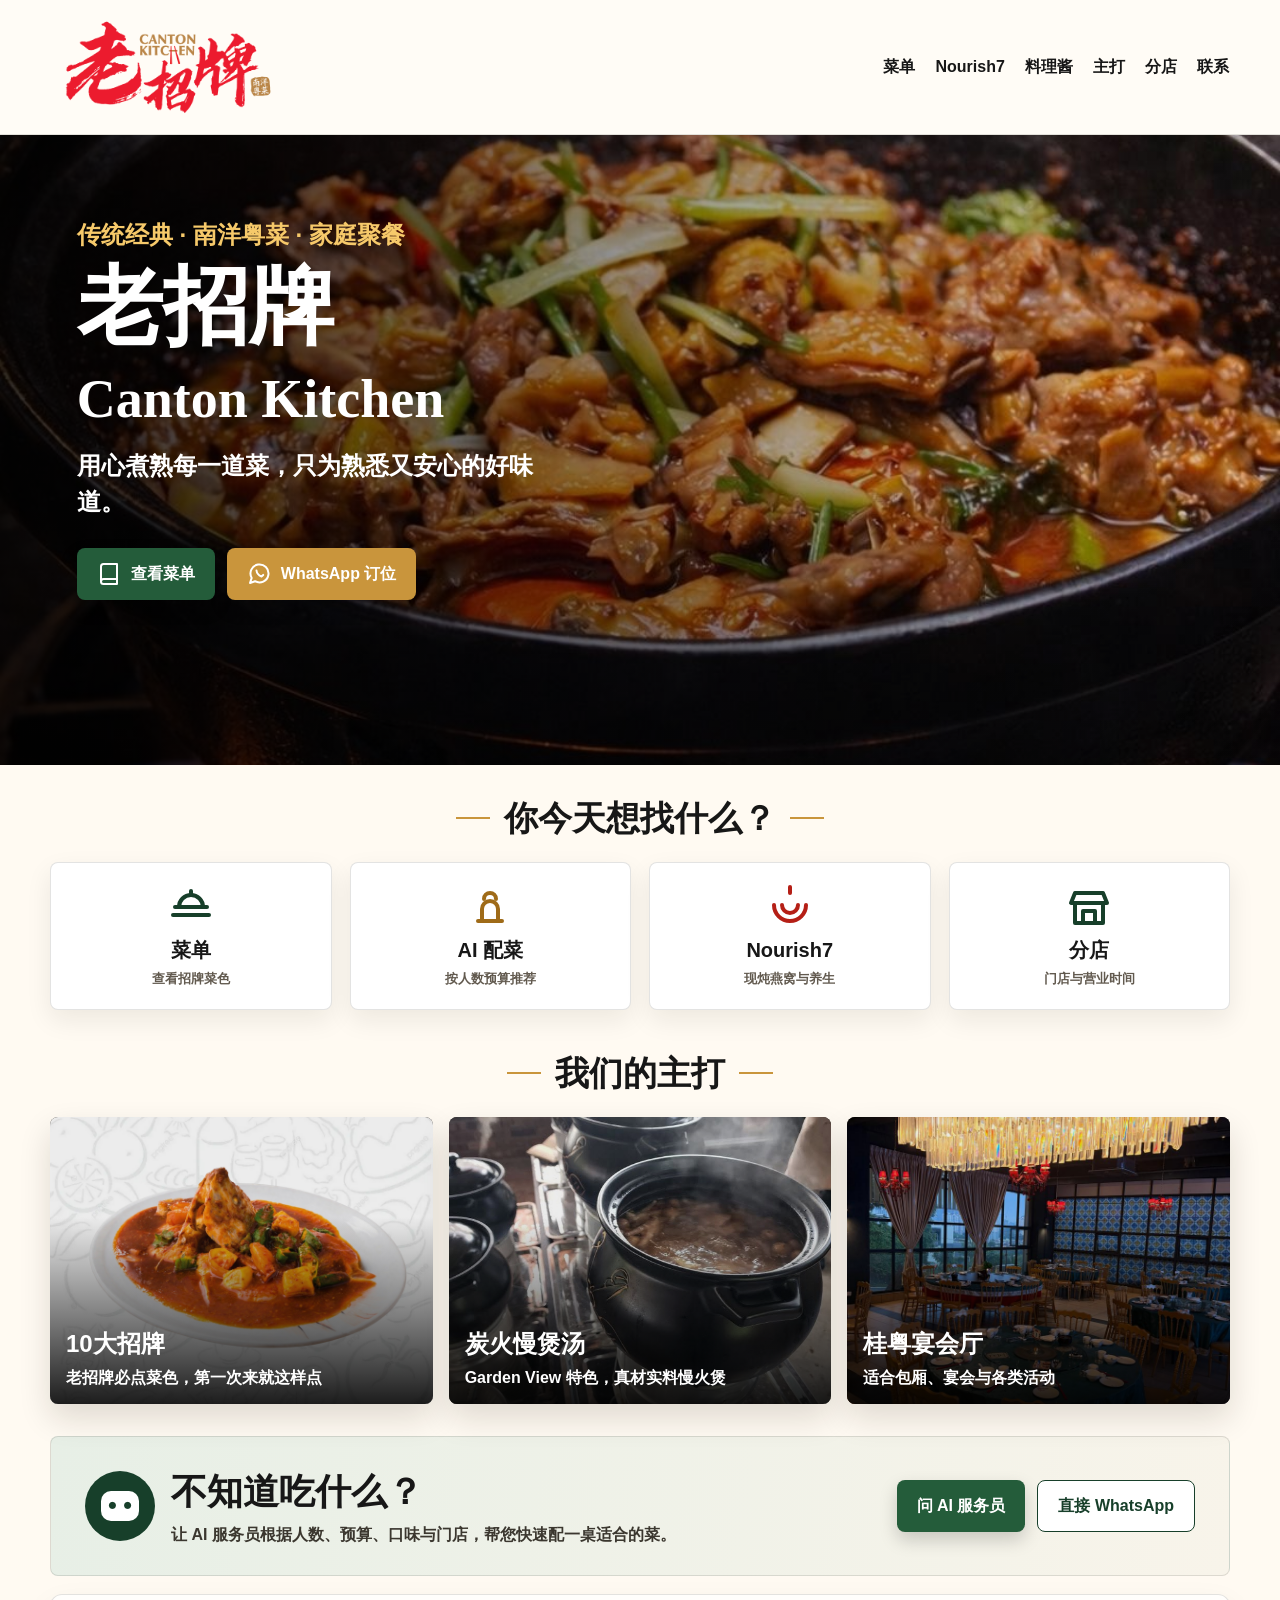
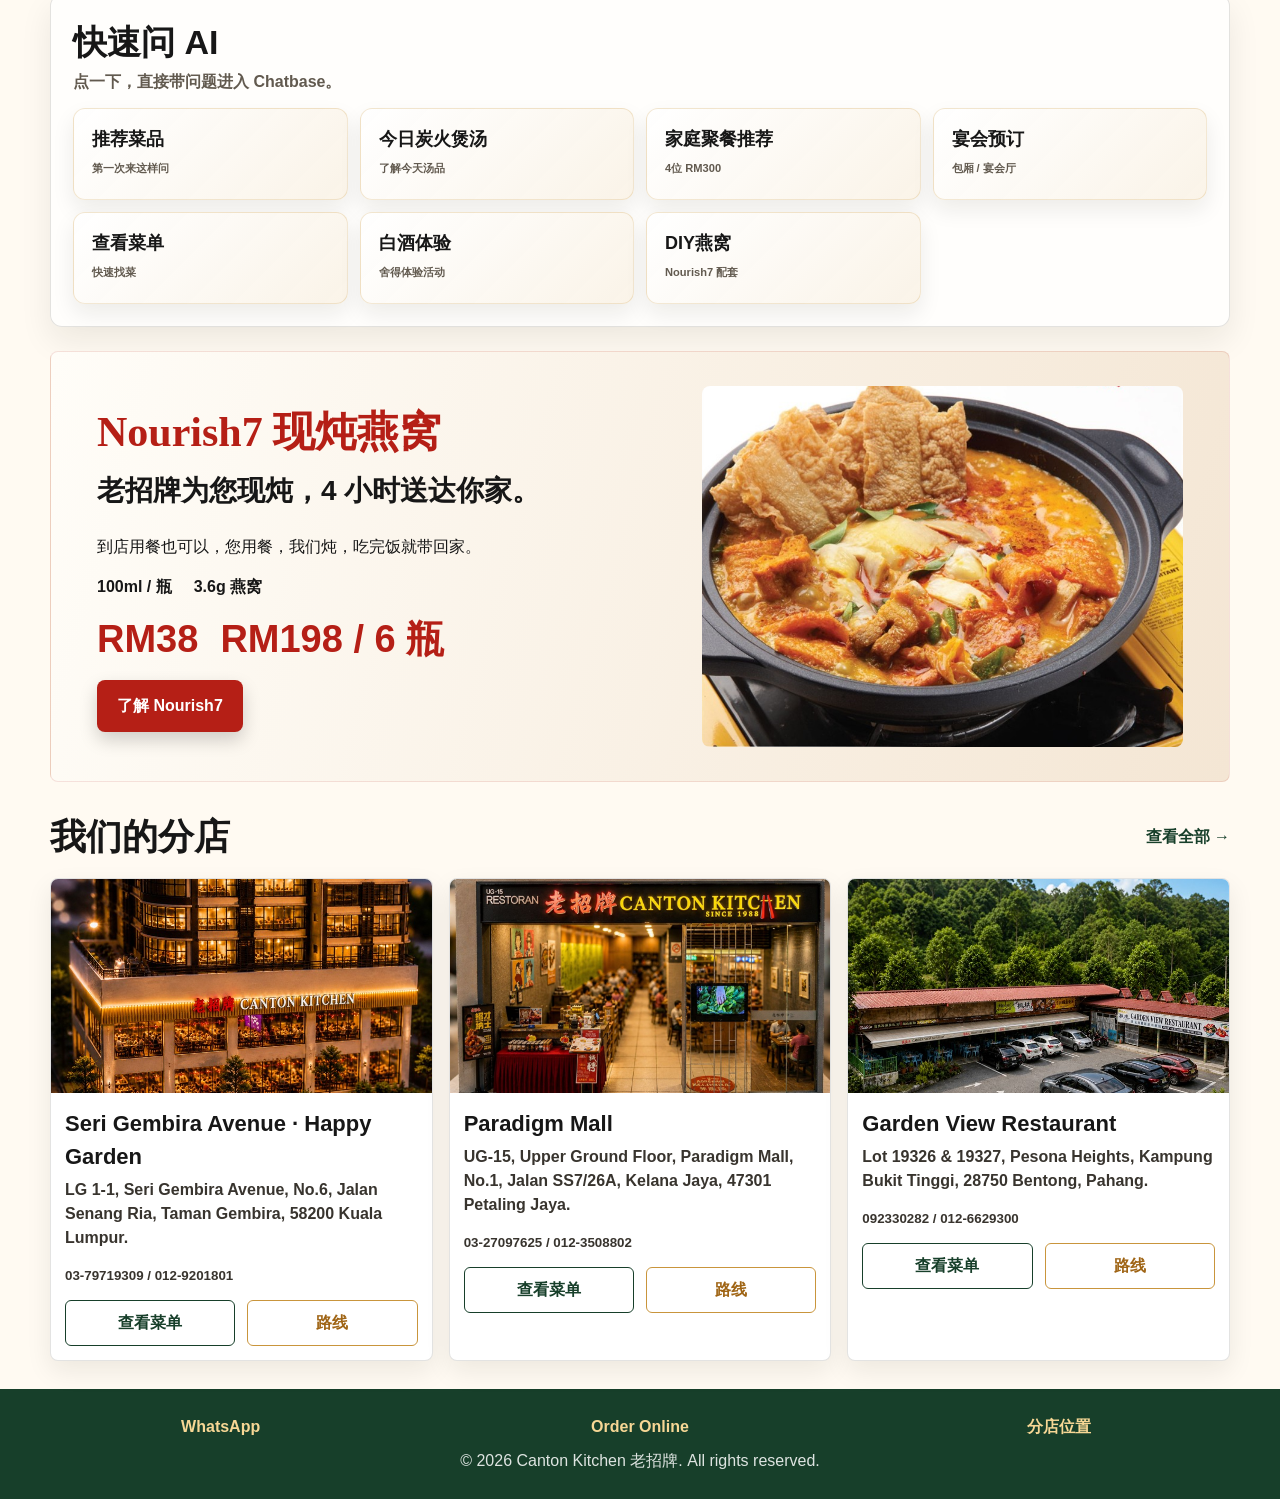
<file: index.html>
﻿<!doctype html>
<html lang="zh-Hans">
  <head>
    <meta charset="utf-8" />
    <meta name="viewport" content="width=device-width, initial-scale=1" />
    <title>Canton Kitchen 老招牌</title>
    <meta
      name="description"
      content="老招牌 Canton Kitchen - 传统经典南洋粤菜，家庭聚餐，宴会，外带与 WhatsApp 订位。"
    />
    <link rel="preload" as="image" href="assets/hero-claypot.jpg" />
    <link rel="stylesheet" href="styles.css" />
  </head>
  <body>
    <header class="site-header">
      <a class="brand" href="#top" aria-label="Canton Kitchen home">
        <img src="assets/ck-logo.png" alt="Canton Kitchen 老招牌" />
      </a>
      <button class="menu-button" type="button" aria-label="Open menu" aria-expanded="false">
        <span></span>
        <span></span>
        <span></span>
      </button>
      <nav class="nav-panel" aria-label="Main navigation">
        <a href="menu.html">菜单</a>
        <a href="nourish7.html">Nourish7</a>
        <a href="cooking-paste.html">料理酱</a>
        <a href="#signature">主打</a>
        <a href="#branches">分店</a>
        <a href="#contact">联系</a>
      </nav>
    </header>

    <main id="top">
      <section class="hero" aria-label="Canton Kitchen featured dish">
        <img class="hero-image" src="assets/hero-claypot.jpg" alt="Canton Kitchen claypot dish over fire" />
        <div class="hero-shade"></div>
        <div class="hero-content">
          <p class="stamp">传统经典 · 南洋粤菜 · 家庭聚餐</p>
          <h1>老招牌<br /><span>Canton Kitchen</span></h1>
          <p class="hero-copy">用心煮熟每一道菜，只为熟悉又安心的好味道。</p>
          <div class="hero-actions">
            <a class="btn btn-green" href="menu.html">
              <svg aria-hidden="true" viewBox="0 0 24 24"><path d="M4 19.5A2.5 2.5 0 0 1 6.5 17H20"/><path d="M4 4.5A2.5 2.5 0 0 1 6.5 2H20v20H6.5A2.5 2.5 0 0 1 4 19.5z"/></svg>
              查看菜单
            </a>
            <a class="btn btn-gold" href="#" data-whatsapp-message="你好老招牌，我想预订桌位。&#10;门店：&#10;日期：&#10;时间：&#10;人数：&#10;姓名：&#10;备注：">
              <svg aria-hidden="true" viewBox="0 0 24 24"><path d="M3 21l1.7-5.1A9 9 0 1 1 8 19.2z"/><path d="M9.5 8.5c.3 3 2.2 4.9 5 6l1.7-1.6"/></svg>
              WhatsApp 订位
            </a>
          </div>
        </div>
      </section>

      <section id="menu" class="quick-section">
        <h2><span></span>你今天想找什么？<span></span></h2>
        <div class="quick-grid">
          <a class="quick-card" href="menu.html">
            <svg aria-hidden="true" viewBox="0 0 24 24"><path d="M4 12h16"/><path d="M6 12a6 6 0 0 1 12 0"/><path d="M3 16h18"/><path d="M12 4v2"/></svg>
            <strong>菜单</strong>
            <small>查看招牌菜色</small>
          </a>
          <a class="quick-card accent-gold" href="#ai" data-chatbase-message="请根据人数、预算和口味帮我推荐老招牌菜品">
            <svg aria-hidden="true" viewBox="0 0 24 24"><path d="M6 19h12"/><path d="M8 19v-6a4 4 0 0 1 8 0v6"/><path d="M9 8a3 3 0 1 1 6 0"/></svg>
            <strong>AI 配菜</strong>
            <small>按人数预算推荐</small>
          </a>
          <a class="quick-card accent-red" href="nourish7.html">
            <svg aria-hidden="true" viewBox="0 0 24 24"><path d="M4 11a8 8 0 1 0 16 0"/><path d="M8 11a4 4 0 1 0 8 0"/><path d="M12 2v3"/></svg>
            <strong>Nourish7</strong>
            <small>现炖燕窝与养生</small>
          </a>
          <a class="quick-card" href="#branches">
            <svg aria-hidden="true" viewBox="0 0 24 24"><path d="M3 10h18l-2-5H5z"/><path d="M5 10v10h14V10"/><path d="M9 20v-6h6v6"/></svg>
            <strong>分店</strong>
            <small>门店与营业时间</small>
          </a>
        </div>
      </section>

      <section id="signature" class="section">
        <h2><span></span>我们的主打<span></span></h2>
        <div class="dish-grid">
          <a class="dish-card" href="top10.html">
            <img src="assets/top10-assam-steamed-fish.png" alt="亚叁蒸金凤鱼 Assam Steamed Fish" />
            <div>
              <h3>10大招牌</h3>
              <p>老招牌必点菜色，第一次来就这样点</p>
            </div>
          </a>
          <a class="dish-card" href="soup.html">
            <img src="assets/charcoal-soup-1200.jpg" alt="Canton Kitchen charcoal slow boiled soup" />
            <div>
              <h3>炭火慢煲汤</h3>
              <p>Garden View 特色，真材实料慢火煲</p>
            </div>
          </a>
          <a class="dish-card" href="event-hall.html">
            <img src="assets/event-hall-main.jpg" alt="Gui Yue banquet hall round table dining" />
            <div>
              <h3>桂粤宴会厅</h3>
              <p>适合包厢、宴会与各类活动</p>
            </div>
          </a>
        </div>
      </section>

      <section id="ai" class="assistant-band">
        <div class="bot-face" aria-hidden="true">
          <span></span>
        </div>
        <div>
          <h2>不知道吃什么？</h2>
          <p>让 AI 服务员根据人数、预算、口味与门店，帮您快速配一桌适合的菜。</p>
        </div>
        <div class="band-actions">
          <a class="btn btn-green" href="#ai" data-chatbase-message="请根据人数、预算、口味与门店，帮我快速配一桌适合的菜">问 AI 服务员</a>
          <a class="btn btn-outline" href="#" data-whatsapp-message="你好老招牌，我想了解更多关于餐厅、菜单和预订的信息。">直接 WhatsApp</a>
        </div>
      </section>

      <section class="ai-action-section" aria-label="AI quick questions">
        <div class="ai-action-head">
          <div>
            <h2>快速问 AI</h2>
            <p>点一下，直接带问题进入 Chatbase。</p>
          </div>
        </div>
        <div class="ai-action-grid" data-chatbase-actions="default"></div>
        <p class="chatbase-fallback" data-chatbase-fallback hidden></p>
      </section>

      <section id="promo" class="promo">
        <div>
          <p class="eyebrow">Nourish7 现炖燕窝</p>
          <h2>老招牌为您现炖，4 小时送达你家。</h2>
          <p>到店用餐也可以，您用餐，我们炖，吃完饭就带回家。</p>
          <div class="promo-meta">
            <span>100ml / 瓶</span>
            <span>3.6g 燕窝</span>
          </div>
          <div class="price-row">
            <strong>RM38</strong>
            <strong>RM198 / 6 瓶</strong>
          </div>
          <a class="btn btn-red" href="nourish7.html">了解 Nourish7</a>
        </div>
        <img src="assets/chicken-pot.jpg" alt="Warm Canton Kitchen claypot dish" />
      </section>

      <section id="branches" class="section branches">
        <div class="section-head">
          <h2>我们的分店</h2>
          <a href="#contact">查看全部 →</a>
        </div>
        <div class="branch-grid">
          <article class="branch-card">
            <img src="assets/branch-happy-garden.jpg" alt="Canton Kitchen Happy Garden building" />
            <div>
              <h3>Seri Gembira Avenue · Happy Garden</h3>
              <p>LG 1-1, Seri Gembira Avenue, No.6, Jalan Senang Ria, Taman Gembira, 58200 Kuala Lumpur.</p>
              <small>03-79719309 / 012-9201801</small>
              <div class="branch-actions">
                <a href="menu.html">查看菜单</a>
                <a href="#contact">路线</a>
              </div>
            </div>
          </article>
          <article class="branch-card">
            <img src="assets/branch-paradigm.jpg" alt="Canton Kitchen Paradigm Mall storefront" />
            <div>
              <h3>Paradigm Mall</h3>
              <p>UG-15, Upper Ground Floor, Paradigm Mall, No.1, Jalan SS7/26A, Kelana Jaya, 47301 Petaling Jaya.</p>
              <small>03-27097625 / 012-3508802</small>
              <div class="branch-actions">
                <a href="menu.html">查看菜单</a>
                <a href="#contact">路线</a>
              </div>
            </div>
          </article>
          <article class="branch-card">
            <img src="assets/branch-garden-view.jpg" alt="Garden View Restaurant exterior" />
            <div>
              <h3>Garden View Restaurant</h3>
              <p>Lot 19326 & 19327, Pesona Heights, Kampung Bukit Tinggi, 28750 Bentong, Pahang.</p>
              <small>092330282 / 012-6629300</small>
              <div class="branch-actions">
                <a href="menu.html">查看菜单</a>
                <a href="#contact">路线</a>
              </div>
            </div>
          </article>
        </div>
      </section>
    </main>

    <footer id="contact" class="footer">
      <a href="#" data-whatsapp-message="你好老招牌，我想了解更多关于餐厅、菜单和预订的信息。">WhatsApp</a>
      <a href="https://cantonkitchen.feedme.vip" target="_blank" rel="noreferrer">Order Online</a>
      <a href="#branches">分店位置</a>
      <p>© 2026 Canton Kitchen 老招牌. All rights reserved.</p>
    </footer>

    <nav class="mobile-bar" aria-label="Mobile quick actions">
      <a href="#" data-whatsapp-message="你好老招牌，我想预订桌位。&#10;门店：&#10;日期：&#10;时间：&#10;人数：&#10;姓名：&#10;备注：">
        <svg aria-hidden="true" viewBox="0 0 24 24"><path d="M3 21l1.7-5.1A9 9 0 1 1 8 19.2z"/></svg>
        WhatsApp
      </a>
      <a href="https://cantonkitchen.feedme.vip" target="_blank" rel="noreferrer">
        <svg aria-hidden="true" viewBox="0 0 24 24"><path d="M5 7h14"/><path d="M5 12h14"/><path d="M5 17h14"/></svg>
        Menu
      </a>
      <a href="#branches">
        <svg aria-hidden="true" viewBox="0 0 24 24"><path d="M12 21s7-5.2 7-12A7 7 0 1 0 5 9c0 6.8 7 12 7 12z"/><circle cx="12" cy="9" r="2"/></svg>
        分店
      </a>
    </nav>

    <script src="script.js"></script>
    <script src="whatsapp-links.js"></script>
    <script src="chatbase-actions.config.js"></script>
    <script src="chatbase-actions.js"></script>
    <script>
      (function(){if(!window.chatbase||window.chatbase("getState")!=="initialized"){window.chatbase=(...arguments)=>{if(!window.chatbase.q){window.chatbase.q=[]}window.chatbase.q.push(arguments)};window.chatbase=new Proxy(window.chatbase,{get(target,prop){if(prop==="q"){return target.q}return(...args)=>target(prop,...args)}})}const onLoad=function(){const script=document.createElement("script");script.src="https://www.chatbase.co/embed.min.js";script.id="5jCVWKMmELRn6wnHSj6-G";script.domain="www.chatbase.co";document.body.appendChild(script)};if(document.readyState==="complete"){onLoad()}else{window.addEventListener("load",onLoad)}})();
    </script>
  </body>
</html>
</file>
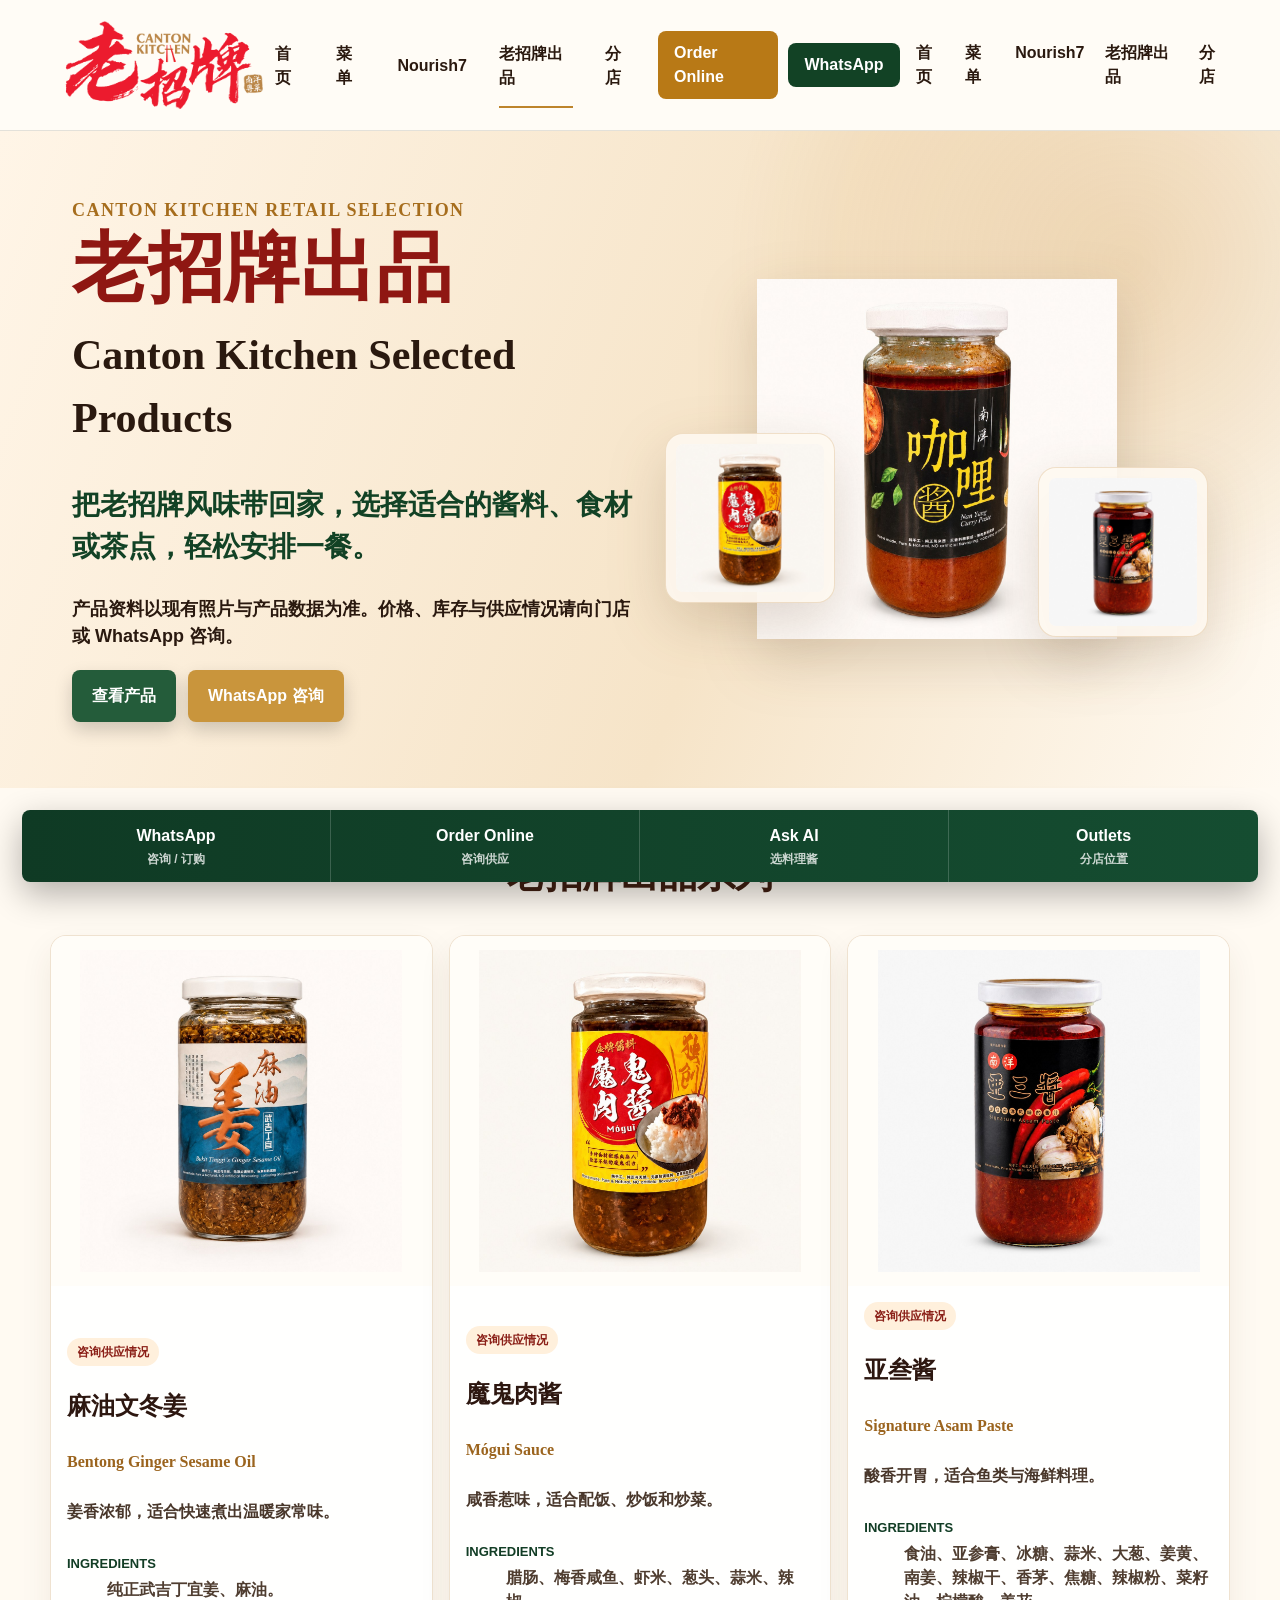
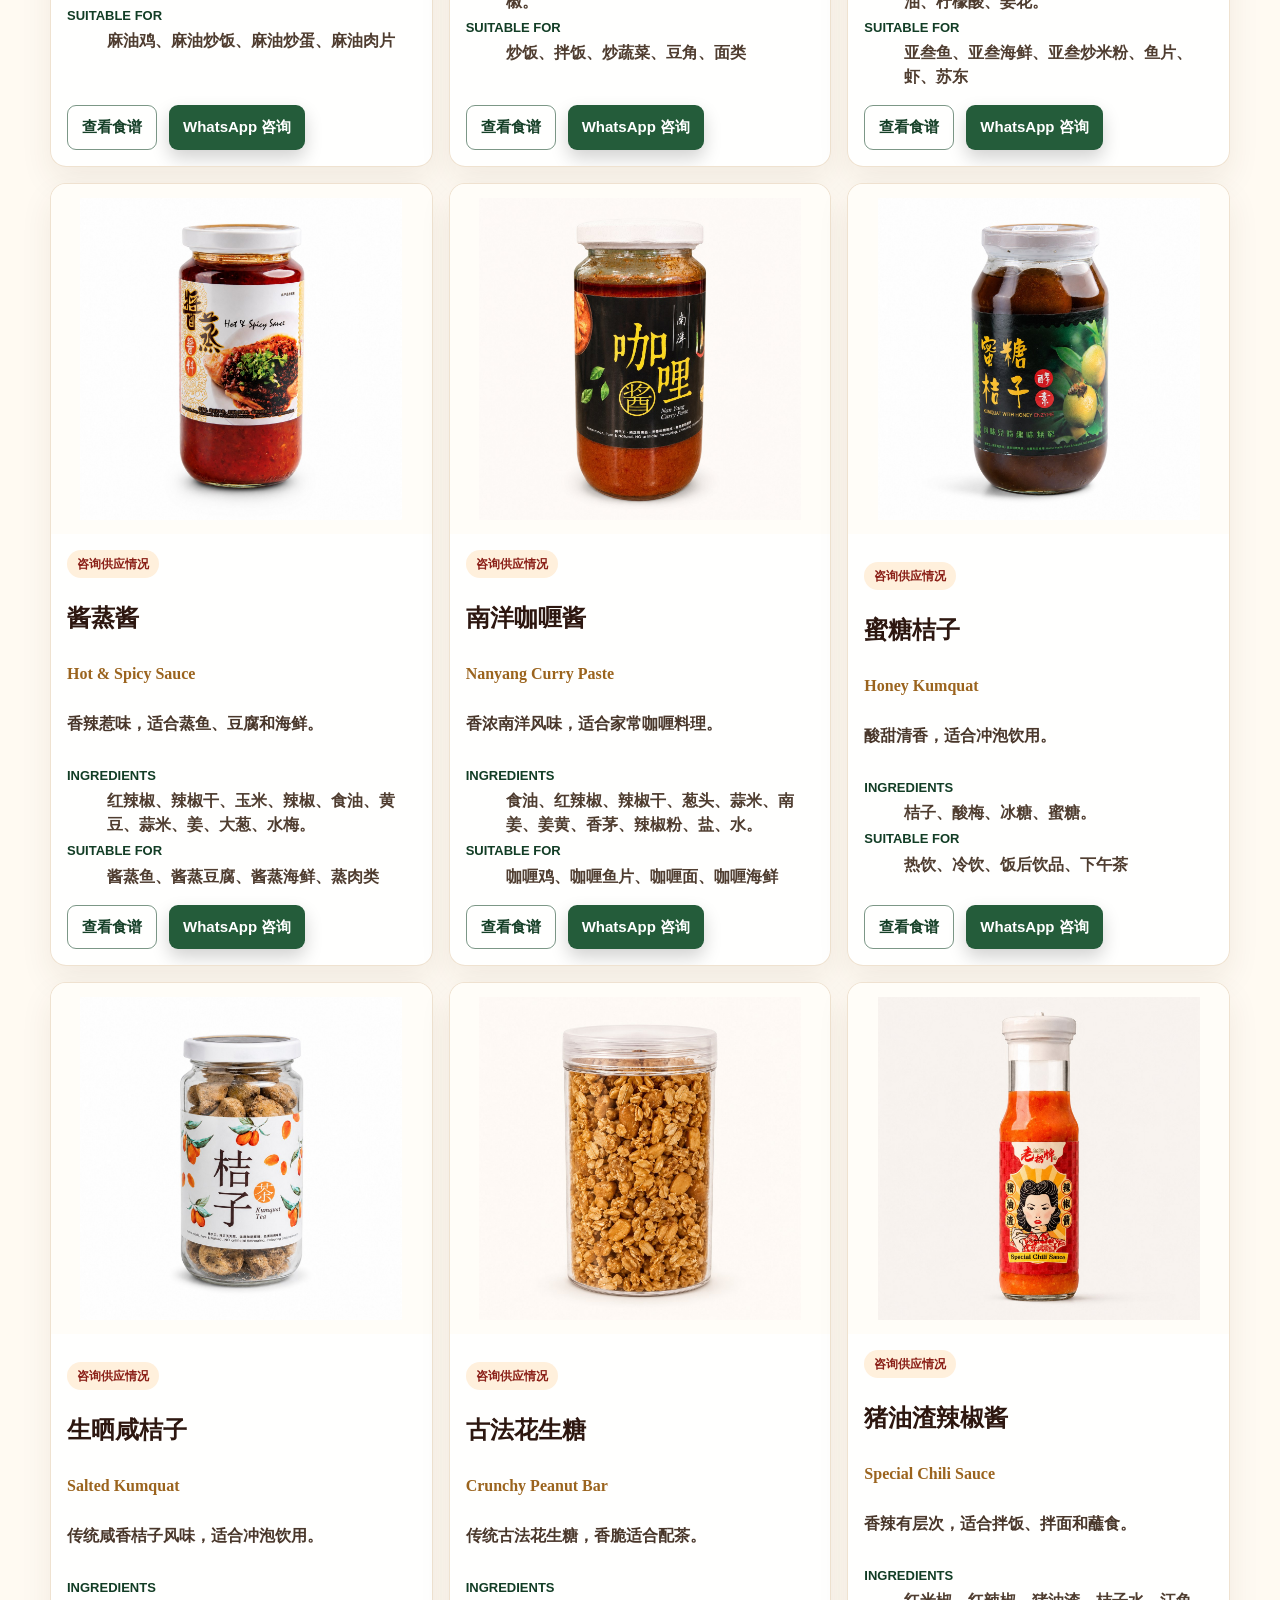
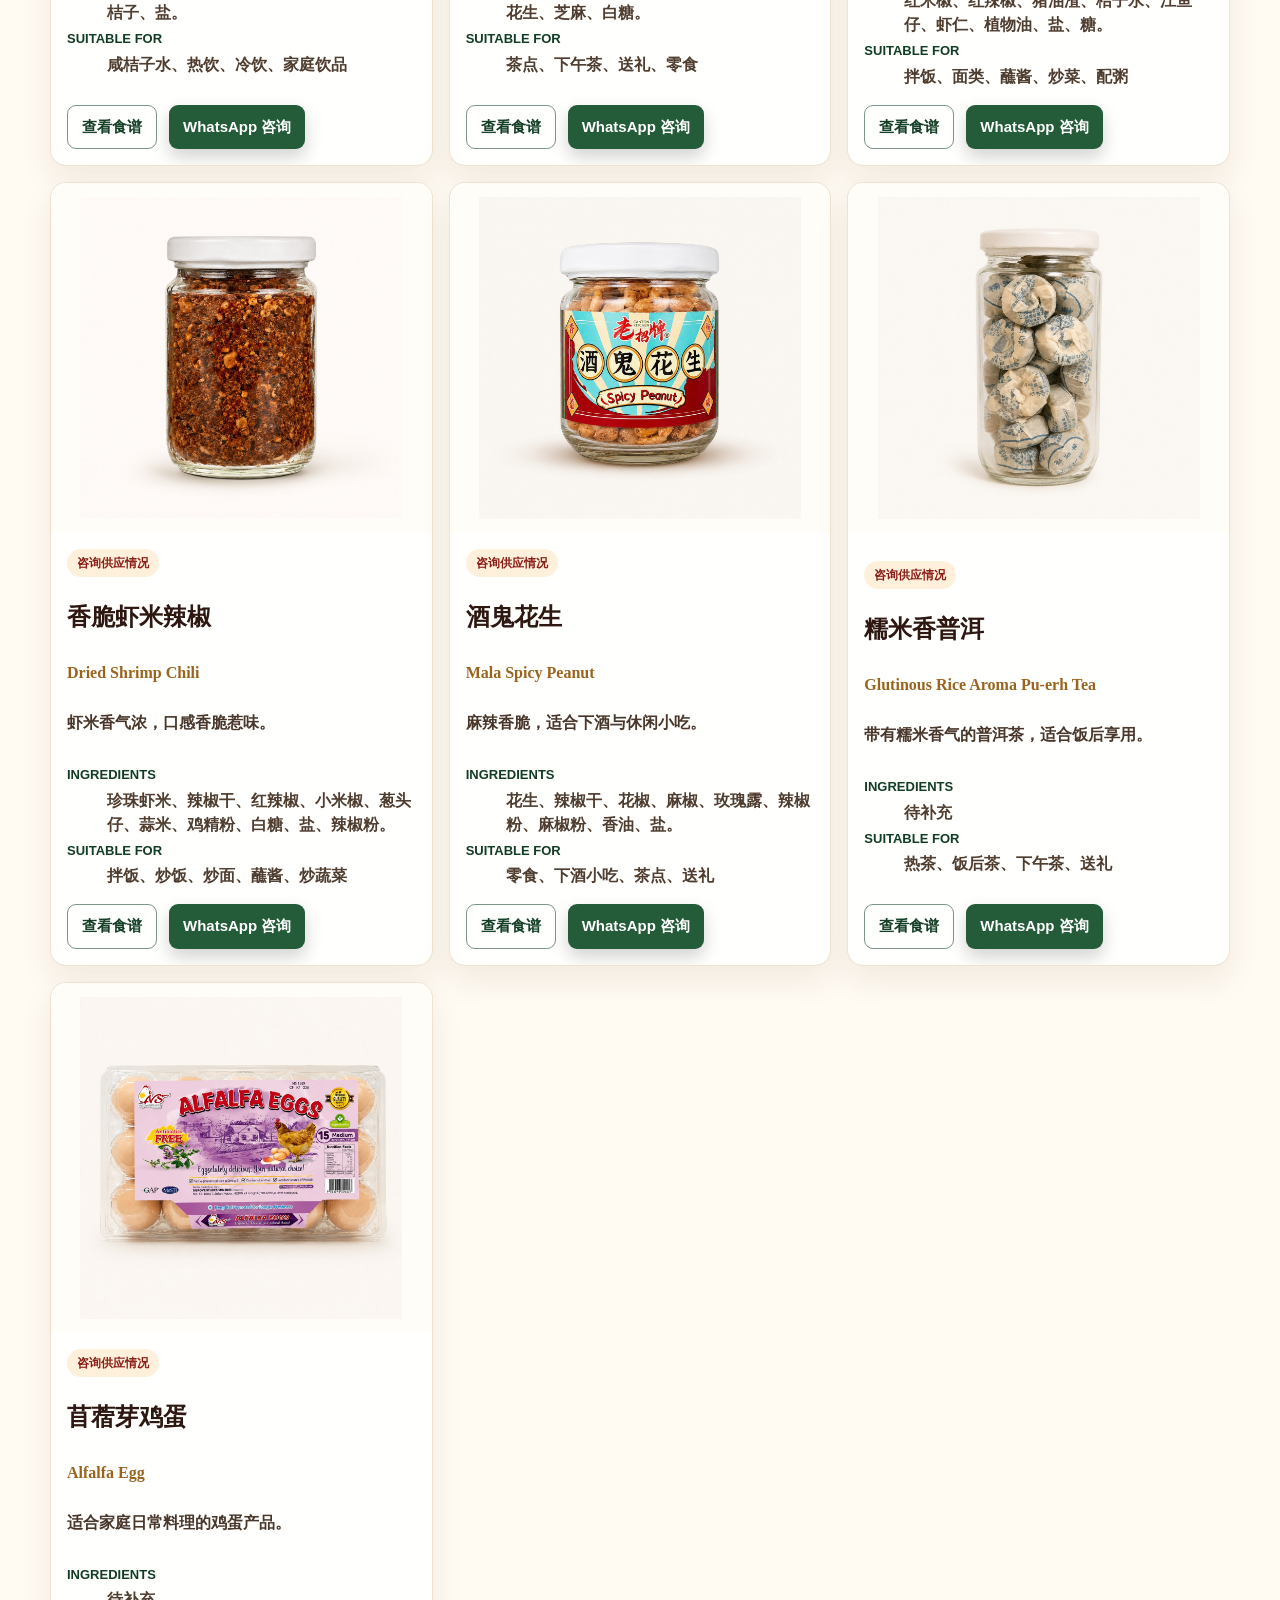
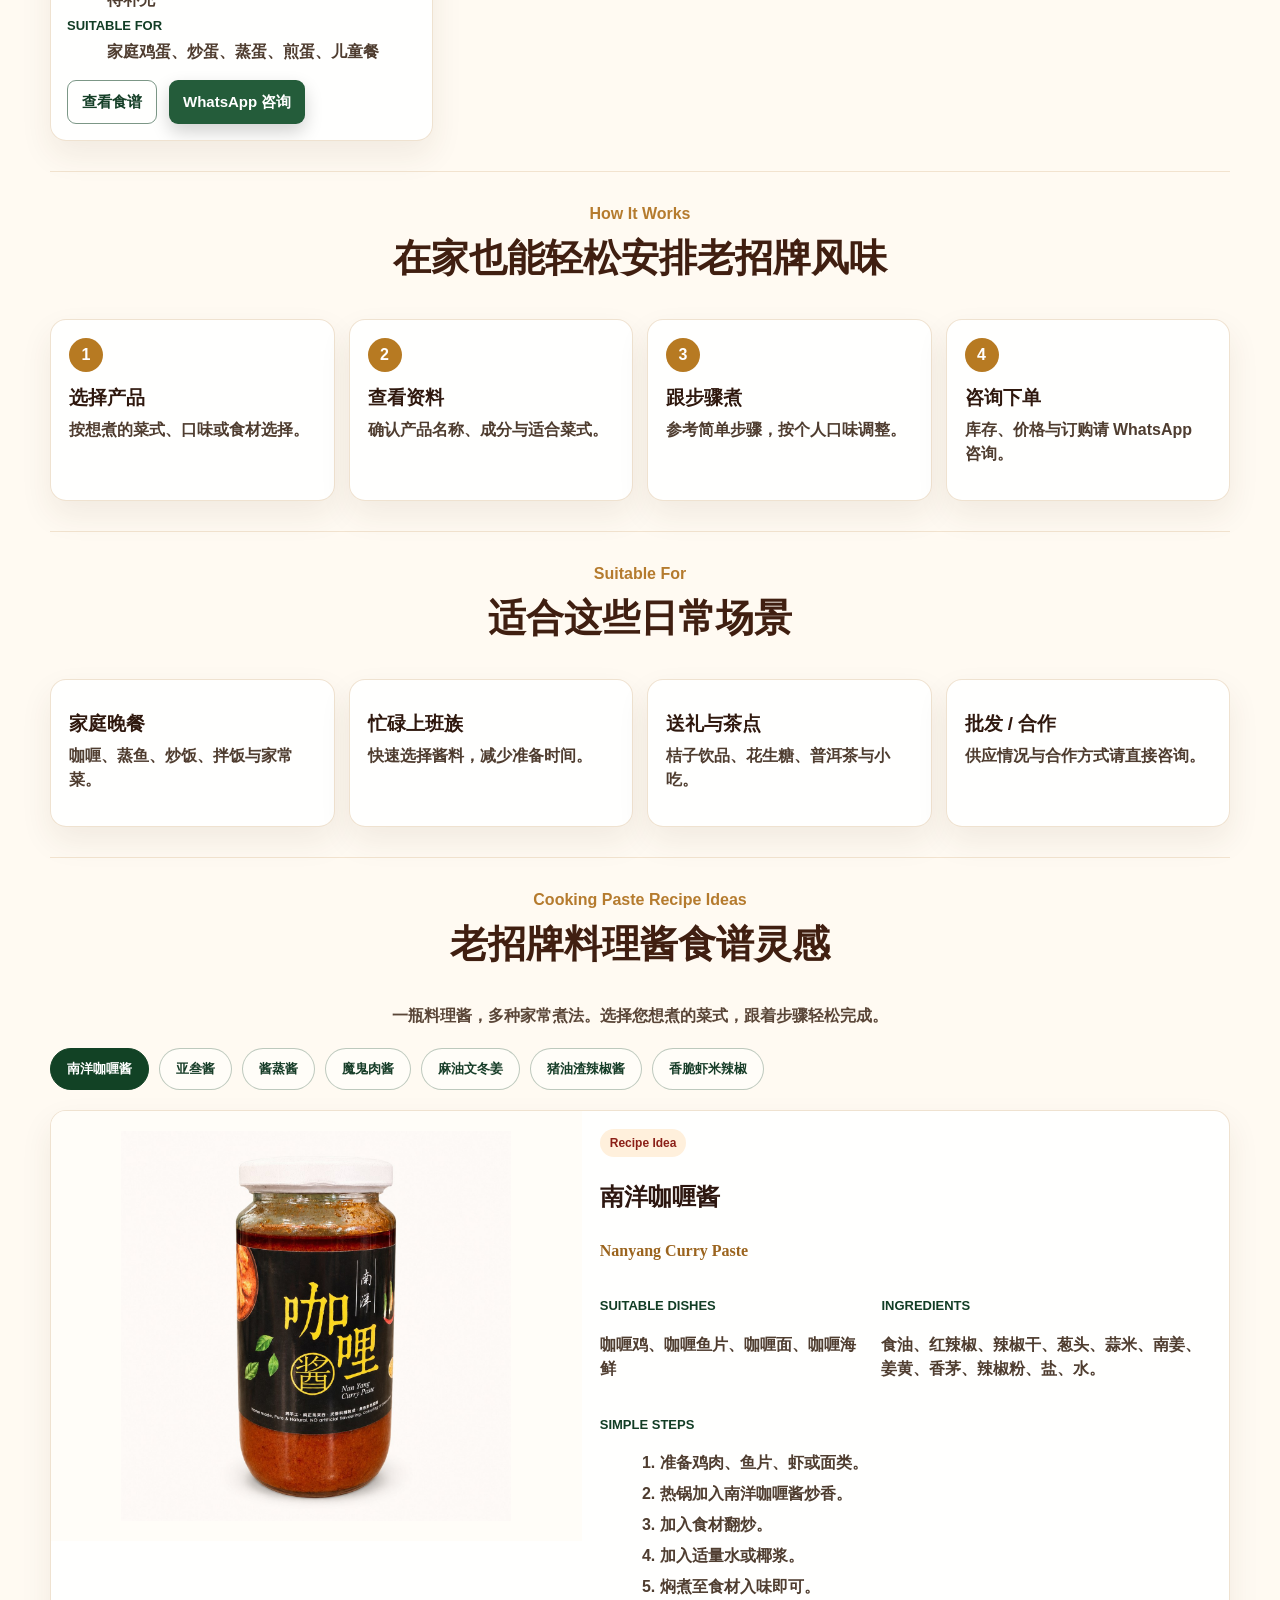
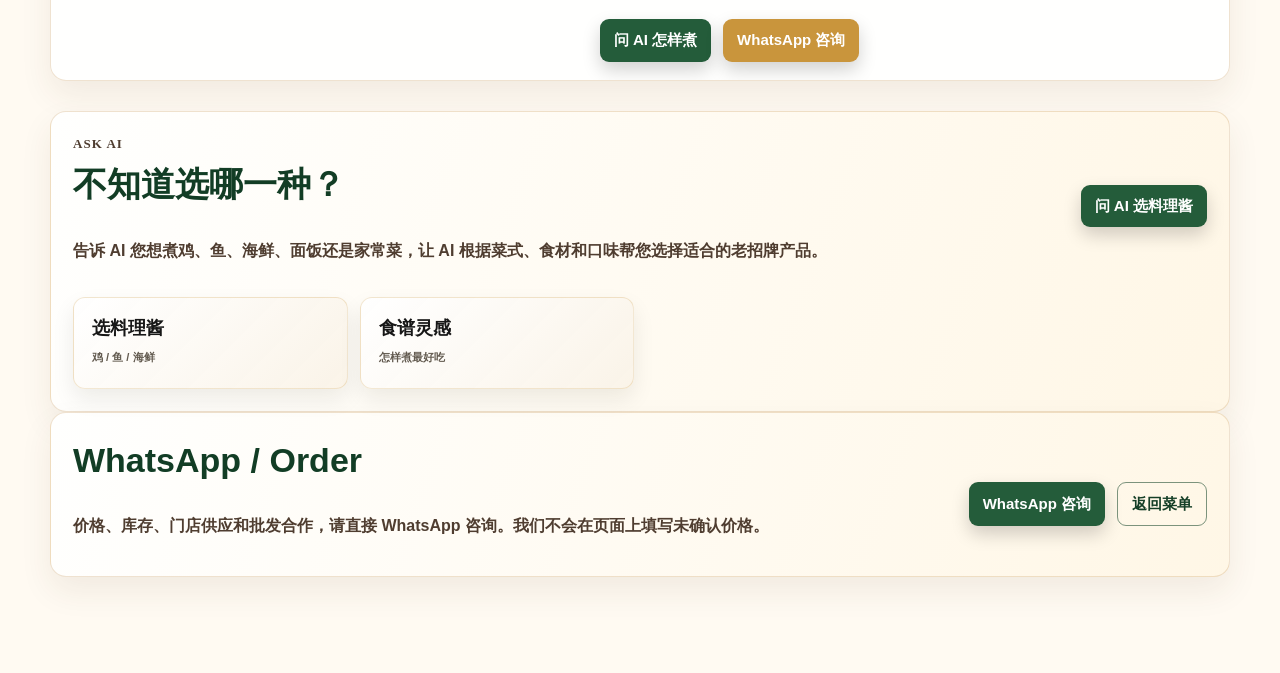
<file: cooking-paste.html>
﻿<!doctype html>
<html lang="zh-Hans">
  <head>
    <meta charset="utf-8" />
    <meta name="viewport" content="width=device-width, initial-scale=1" />
    <title>老招牌出品 | Canton Kitchen</title>
    <meta name="description" content="老招牌出品，使用真实产品照片、清楚资料与食谱灵感。" />
    <link rel="preload" as="image" href="assets/product-nanyang-curry-paste.jpg" />
    <link rel="stylesheet" href="styles.css" />
    <link rel="stylesheet" href="menu.css" />
    <link rel="stylesheet" href="paste.css" />
  </head>
  <body class="paste-page">
    <header class="site-header paste-header">
      <a class="brand" href="index.html" aria-label="Canton Kitchen home">
        <img src="assets/ck-logo.png" alt="Canton Kitchen 老招牌" />
      </a>
      <nav class="desktop-links" aria-label="Main navigation">
        <a href="index.html">首页</a>
        <a href="menu.html">菜单</a>
        <a href="nourish7.html">Nourish7</a>
        <a class="active" href="cooking-paste.html">老招牌出品</a>
        <a href="index.html#branches">分店</a>
      </nav>
      <div class="paste-head-actions">
        <a class="mini-btn mini-gold" href="https://cantonkitchen.feedme.vip" target="_blank" rel="noreferrer">Order Online</a>
        <a class="mini-btn mini-green" href="#" data-whatsapp-message="你好老招牌，我想了解产品购买。&#10;产品名称：老招牌出品&#10;数量：&#10;自取/外送：">WhatsApp</a>
      </div>
      <button class="menu-button" type="button" aria-label="Open menu" aria-expanded="false">
        <span></span><span></span><span></span>
      </button>
      <nav class="nav-panel" aria-label="Mobile navigation">
        <a href="index.html">首页</a>
        <a href="menu.html">菜单</a>
        <a href="nourish7.html">Nourish7</a>
        <a href="cooking-paste.html">老招牌出品</a>
        <a href="index.html#branches">分店</a>
      </nav>
    </header>

    <main>
      <section class="paste-hero">
        <div class="paste-hero-copy">
          <p class="eyebrow">Canton Kitchen Retail Selection</p>
          <h1>老招牌出品</h1>
          <h2>Canton Kitchen Selected Products</h2>
          <p class="lead">把老招牌风味带回家，选择适合的酱料、食材或茶点，轻松安排一餐。</p>
          <p>产品资料以现有照片与产品数据为准。价格、库存与供应情况请向门店或 WhatsApp 咨询。</p>
          <div class="paste-actions">
            <a class="btn btn-green" href="#series">查看产品</a>
            <a class="btn btn-gold" href="#" data-whatsapp-message="你好老招牌，我想了解产品购买。&#10;产品名称：老招牌出品&#10;数量：&#10;自取/外送：">WhatsApp 咨询</a>
          </div>
        </div>
        <div class="paste-hero-media" aria-label="老招牌出品产品照片">
          <img class="hero-main-product" src="assets/product-nanyang-curry-paste.jpg" alt="南洋咖喱酱 - Nanyang Curry Paste" />
          <img class="hero-side-product one" src="assets/product-signature-asam-paste.jpg" alt="亚叁酱 - Signature Asam Paste" />
          <img class="hero-side-product two" src="assets/product-mogui-sauce.jpg" alt="魔鬼肉酱 - Mógui Sauce" />
        </div>
      </section>

      <section id="series" class="paste-section">
        <div class="section-heading">
          <p>Product Series</p>
          <h2>老招牌出品系列</h2>
        </div>
        <div class="paste-product-grid">
          <article class="product-card" id="product-bentong-ginger-sesame-oil">
            <img src="assets/product-bentong-ginger-sesame-oil.jpg" alt="麻油文冬姜 - Bentong Ginger Sesame Oil" />
            <div class="product-card-body">
              <p class="status-pill">咨询供应情况</p>
              <h3>麻油文冬姜</h3>
              <p class="english">Bentong Ginger Sesame Oil</p>
              <p>姜香浓郁，适合快速煮出温暖家常味。</p>
              <dl>
                <dt>Ingredients</dt>
                <dd>纯正武吉丁宜姜、麻油。</dd>
                <dt>Suitable for</dt>
                <dd>麻油鸡、麻油炒饭、麻油炒蛋、麻油肉片</dd>
              </dl>
              <div class="card-actions">
                <a class="btn btn-outline" href="#recipes" data-recipe-link="bentong-ginger-sesame-oil">查看食谱</a>
                <a class="btn btn-green" href="#" data-whatsapp-message="你好老招牌，我想了解产品购买。&#10;产品名称：麻油文冬姜 / Bentong Ginger Sesame Oil&#10;数量：&#10;自取/外送：">WhatsApp 咨询</a>
              </div>
            </div>
          </article>

          <article class="product-card" id="product-mogui-sauce">
            <img src="assets/product-mogui-sauce.jpg" alt="魔鬼肉酱 - Mógui Sauce" />
            <div class="product-card-body">
              <p class="status-pill">咨询供应情况</p>
              <h3>魔鬼肉酱</h3>
              <p class="english">Mógui Sauce</p>
              <p>咸香惹味，适合配饭、炒饭和炒菜。</p>
              <dl>
                <dt>Ingredients</dt>
                <dd>腊肠、梅香咸鱼、虾米、葱头、蒜米、辣椒。</dd>
                <dt>Suitable for</dt>
                <dd>炒饭、拌饭、炒蔬菜、豆角、面类</dd>
              </dl>
              <div class="card-actions">
                <a class="btn btn-outline" href="#recipes" data-recipe-link="mogui-sauce">查看食谱</a>
                <a class="btn btn-green" href="#" data-whatsapp-message="你好老招牌，我想了解产品购买。&#10;产品名称：魔鬼肉酱 / Mógui Sauce&#10;数量：&#10;自取/外送：">WhatsApp 咨询</a>
              </div>
            </div>
          </article>

          <article class="product-card" id="product-signature-asam-paste">
            <img src="assets/product-signature-asam-paste.jpg" alt="亚叁酱 - Signature Asam Paste" />
            <div class="product-card-body">
              <p class="status-pill">咨询供应情况</p>
              <h3>亚叁酱</h3>
              <p class="english">Signature Asam Paste</p>
              <p>酸香开胃，适合鱼类与海鲜料理。</p>
              <dl>
                <dt>Ingredients</dt>
                <dd>食油、亚参膏、冰糖、蒜米、大葱、姜黄、南姜、辣椒干、香茅、焦糖、辣椒粉、菜籽油、柠檬酸、姜花。</dd>
                <dt>Suitable for</dt>
                <dd>亚叁鱼、亚叁海鲜、亚叁炒米粉、鱼片、虾、苏东</dd>
              </dl>
              <div class="card-actions">
                <a class="btn btn-outline" href="#recipes" data-recipe-link="signature-asam-paste">查看食谱</a>
                <a class="btn btn-green" href="#" data-whatsapp-message="你好老招牌，我想了解产品购买。&#10;产品名称：亚叁酱 / Signature Asam Paste&#10;数量：&#10;自取/外送：">WhatsApp 咨询</a>
              </div>
            </div>
          </article>

          <article class="product-card" id="product-hot-spicy-sauce">
            <img src="assets/product-hot-spicy-sauce.jpg" alt="酱蒸酱 - Hot & Spicy Sauce" />
            <div class="product-card-body">
              <p class="status-pill">咨询供应情况</p>
              <h3>酱蒸酱</h3>
              <p class="english">Hot & Spicy Sauce</p>
              <p>香辣惹味，适合蒸鱼、豆腐和海鲜。</p>
              <dl>
                <dt>Ingredients</dt>
                <dd>红辣椒、辣椒干、玉米、辣椒、食油、黄豆、蒜米、姜、大葱、水梅。</dd>
                <dt>Suitable for</dt>
                <dd>酱蒸鱼、酱蒸豆腐、酱蒸海鲜、蒸肉类</dd>
              </dl>
              <div class="card-actions">
                <a class="btn btn-outline" href="#recipes" data-recipe-link="hot-spicy-sauce">查看食谱</a>
                <a class="btn btn-green" href="#" data-whatsapp-message="你好老招牌，我想了解产品购买。&#10;产品名称：酱蒸酱 / Hot & Spicy Sauce&#10;数量：&#10;自取/外送：">WhatsApp 咨询</a>
              </div>
            </div>
          </article>

          <article class="product-card" id="product-nanyang-curry-paste">
            <img src="assets/product-nanyang-curry-paste.jpg" alt="南洋咖喱酱 - Nanyang Curry Paste" />
            <div class="product-card-body">
              <p class="status-pill">咨询供应情况</p>
              <h3>南洋咖喱酱</h3>
              <p class="english">Nanyang Curry Paste</p>
              <p>香浓南洋风味，适合家常咖喱料理。</p>
              <dl>
                <dt>Ingredients</dt>
                <dd>食油、红辣椒、辣椒干、葱头、蒜米、南姜、姜黄、香茅、辣椒粉、盐、水。</dd>
                <dt>Suitable for</dt>
                <dd>咖喱鸡、咖喱鱼片、咖喱面、咖喱海鲜</dd>
              </dl>
              <div class="card-actions">
                <a class="btn btn-outline" href="#recipes" data-recipe-link="nanyang-curry-paste">查看食谱</a>
                <a class="btn btn-green" href="#" data-whatsapp-message="你好老招牌，我想了解产品购买。&#10;产品名称：南洋咖喱酱 / Nanyang Curry Paste&#10;数量：&#10;自取/外送：">WhatsApp 咨询</a>
              </div>
            </div>
          </article>

          <article class="product-card">
            <img src="assets/product-honey-kumquat.jpg" alt="蜜糖桔子 - Honey Kumquat" />
            <div class="product-card-body">
              <p class="status-pill">咨询供应情况</p>
              <h3>蜜糖桔子</h3>
              <p class="english">Honey Kumquat</p>
              <p>酸甜清香，适合冲泡饮用。</p>
              <dl>
                <dt>Ingredients</dt>
                <dd>桔子、酸梅、冰糖、蜜糖。</dd>
                <dt>Suitable for</dt>
                <dd>热饮、冷饮、饭后饮品、下午茶</dd>
              </dl>
              <div class="card-actions">
                <a class="btn btn-outline" href="#recipes" data-recipe-link="honey-kumquat">查看食谱</a>
                <a class="btn btn-green" href="#" data-whatsapp-message="你好老招牌，我想了解产品购买。&#10;产品名称：蜜糖桔子 / Honey Kumquat&#10;数量：&#10;自取/外送：">WhatsApp 咨询</a>
              </div>
            </div>
          </article>

          <article class="product-card">
            <img src="assets/product-salted-kumquat.jpg" alt="生晒咸桔子 - Salted Kumquat" />
            <div class="product-card-body">
              <p class="status-pill">咨询供应情况</p>
              <h3>生晒咸桔子</h3>
              <p class="english">Salted Kumquat</p>
              <p>传统咸香桔子风味，适合冲泡饮用。</p>
              <dl>
                <dt>Ingredients</dt>
                <dd>桔子、盐。</dd>
                <dt>Suitable for</dt>
                <dd>咸桔子水、热饮、冷饮、家庭饮品</dd>
              </dl>
              <div class="card-actions">
                <a class="btn btn-outline" href="#recipes" data-recipe-link="salted-kumquat">查看食谱</a>
                <a class="btn btn-green" href="#" data-whatsapp-message="你好老招牌，我想了解产品购买。&#10;产品名称：生晒咸桔子 / Salted Kumquat&#10;数量：&#10;自取/外送：">WhatsApp 咨询</a>
              </div>
            </div>
          </article>

          <article class="product-card">
            <img src="assets/product-crunchy-peanut-bar.jpg" alt="古法花生糖 - Crunchy Peanut Bar" />
            <div class="product-card-body">
              <p class="status-pill">咨询供应情况</p>
              <h3>古法花生糖</h3>
              <p class="english">Crunchy Peanut Bar</p>
              <p>传统古法花生糖，香脆适合配茶。</p>
              <dl>
                <dt>Ingredients</dt>
                <dd>花生、芝麻、白糖。</dd>
                <dt>Suitable for</dt>
                <dd>茶点、下午茶、送礼、零食</dd>
              </dl>
              <div class="card-actions">
                <a class="btn btn-outline" href="#recipes" data-recipe-link="crunchy-peanut-bar">查看食谱</a>
                <a class="btn btn-green" href="#" data-whatsapp-message="你好老招牌，我想了解产品购买。&#10;产品名称：古法花生糖 / Crunchy Peanut Bar&#10;数量：&#10;自取/外送：">WhatsApp 咨询</a>
              </div>
            </div>
          </article>

          <article class="product-card" id="product-special-chili-sauce">
            <img src="assets/product-special-chili-sauce.jpg" alt="猪油渣辣椒酱 - Special Chili Sauce" />
            <div class="product-card-body">
              <p class="status-pill">咨询供应情况</p>
              <h3>猪油渣辣椒酱</h3>
              <p class="english">Special Chili Sauce</p>
              <p>香辣有层次，适合拌饭、拌面和蘸食。</p>
              <dl>
                <dt>Ingredients</dt>
                <dd>红米椒、红辣椒、猪油渣、桔子水、江鱼仔、虾仁、植物油、盐、糖。</dd>
                <dt>Suitable for</dt>
                <dd>拌饭、面类、蘸酱、炒菜、配粥</dd>
              </dl>
              <div class="card-actions">
                <a class="btn btn-outline" href="#recipes" data-recipe-link="special-chili-sauce">查看食谱</a>
                <a class="btn btn-green" href="#" data-whatsapp-message="你好老招牌，我想了解产品购买。&#10;产品名称：猪油渣辣椒酱 / Special Chili Sauce&#10;数量：&#10;自取/外送：">WhatsApp 咨询</a>
              </div>
            </div>
          </article>

          <article class="product-card" id="product-dried-shrimp-chili">
            <img src="assets/product-dried-shrimp-chili.jpg" alt="香脆虾米辣椒 - Dried Shrimp Chili" />
            <div class="product-card-body">
              <p class="status-pill">咨询供应情况</p>
              <h3>香脆虾米辣椒</h3>
              <p class="english">Dried Shrimp Chili</p>
              <p>虾米香气浓，口感香脆惹味。</p>
              <dl>
                <dt>Ingredients</dt>
                <dd>珍珠虾米、辣椒干、红辣椒、小米椒、葱头仔、蒜米、鸡精粉、白糖、盐、辣椒粉。</dd>
                <dt>Suitable for</dt>
                <dd>拌饭、炒饭、炒面、蘸酱、炒蔬菜</dd>
              </dl>
              <div class="card-actions">
                <a class="btn btn-outline" href="#recipes" data-recipe-link="dried-shrimp-chili">查看食谱</a>
                <a class="btn btn-green" href="#" data-whatsapp-message="你好老招牌，我想了解产品购买。&#10;产品名称：香脆虾米辣椒 / Dried Shrimp Chili&#10;数量：&#10;自取/外送：">WhatsApp 咨询</a>
              </div>
            </div>
          </article>

          <article class="product-card">
            <img src="assets/product-mala-spicy-peanut.jpg" alt="酒鬼花生 - Mala Spicy Peanut" />
            <div class="product-card-body">
              <p class="status-pill">咨询供应情况</p>
              <h3>酒鬼花生</h3>
              <p class="english">Mala Spicy Peanut</p>
              <p>麻辣香脆，适合下酒与休闲小吃。</p>
              <dl>
                <dt>Ingredients</dt>
                <dd>花生、辣椒干、花椒、麻椒、玫瑰露、辣椒粉、麻椒粉、香油、盐。</dd>
                <dt>Suitable for</dt>
                <dd>零食、下酒小吃、茶点、送礼</dd>
              </dl>
              <div class="card-actions">
                <a class="btn btn-outline" href="#recipes" data-recipe-link="mala-spicy-peanut">查看食谱</a>
                <a class="btn btn-green" href="#" data-whatsapp-message="你好老招牌，我想了解产品购买。&#10;产品名称：酒鬼花生 / Mala Spicy Peanut&#10;数量：&#10;自取/外送：">WhatsApp 咨询</a>
              </div>
            </div>
          </article>

          <article class="product-card">
            <img src="assets/product-glutinous-rice-aroma-puerh-tea.jpg" alt="糯米香普洱 - Glutinous Rice Aroma Pu-erh Tea" />
            <div class="product-card-body">
              <p class="status-pill">咨询供应情况</p>
              <h3>糯米香普洱</h3>
              <p class="english">Glutinous Rice Aroma Pu-erh Tea</p>
              <p>带有糯米香气的普洱茶，适合饭后享用。</p>
              <dl>
                <dt>Ingredients</dt>
                <dd>待补充</dd>
                <dt>Suitable for</dt>
                <dd>热茶、饭后茶、下午茶、送礼</dd>
              </dl>
              <div class="card-actions">
                <a class="btn btn-outline" href="#recipes" data-recipe-link="glutinous-rice-aroma-puerh-tea">查看食谱</a>
                <a class="btn btn-green" href="#" data-whatsapp-message="你好老招牌，我想了解产品购买。&#10;产品名称：糯米香普洱 / Glutinous Rice Aroma Pu-erh Tea&#10;数量：&#10;自取/外送：">WhatsApp 咨询</a>
              </div>
            </div>
          </article>

          <article class="product-card">
            <img src="assets/product-alfalfa-egg.jpg" alt="苜蓿芽鸡蛋 - Alfalfa Egg" />
            <div class="product-card-body">
              <p class="status-pill">咨询供应情况</p>
              <h3>苜蓿芽鸡蛋</h3>
              <p class="english">Alfalfa Egg</p>
              <p>适合家庭日常料理的鸡蛋产品。</p>
              <dl>
                <dt>Ingredients</dt>
                <dd>待补充</dd>
                <dt>Suitable for</dt>
                <dd>家庭鸡蛋、炒蛋、蒸蛋、煎蛋、儿童餐</dd>
              </dl>
              <div class="card-actions">
                <a class="btn btn-outline" href="#recipes" data-recipe-link="alfalfa-egg">查看食谱</a>
                <a class="btn btn-green" href="#" data-whatsapp-message="你好老招牌，我想了解产品购买。&#10;产品名称：苜蓿芽鸡蛋 / Alfalfa Egg&#10;数量：&#10;自取/外送：">WhatsApp 咨询</a>
              </div>
            </div>
          </article>
        </div>
      </section>

      <section class="paste-section how-section">
        <div class="section-heading">
          <p>How It Works</p>
          <h2>在家也能轻松安排老招牌风味</h2>
        </div>
        <div class="step-grid">
          <article><b>1</b><h3>选择产品</h3><p>按想煮的菜式、口味或食材选择。</p></article>
          <article><b>2</b><h3>查看资料</h3><p>确认产品名称、成分与适合菜式。</p></article>
          <article><b>3</b><h3>跟步骤煮</h3><p>参考简单步骤，按个人口味调整。</p></article>
          <article><b>4</b><h3>咨询下单</h3><p>库存、价格与订购请 WhatsApp 咨询。</p></article>
        </div>
      </section>

      <section class="paste-section suitable-section">
        <div class="section-heading">
          <p>Suitable For</p>
          <h2>适合这些日常场景</h2>
        </div>
        <div class="suitable-grid">
          <article><h3>家庭晚餐</h3><p>咖喱、蒸鱼、炒饭、拌饭与家常菜。</p></article>
          <article><h3>忙碌上班族</h3><p>快速选择酱料，减少准备时间。</p></article>
          <article><h3>送礼与茶点</h3><p>桔子饮品、花生糖、普洱茶与小吃。</p></article>
          <article><h3>批发 / 合作</h3><p>供应情况与合作方式请直接咨询。</p></article>
        </div>
      </section>

      <section id="recipes" class="paste-section recipe-section">
        <div class="section-heading">
          <p>Cooking Paste Recipe Ideas</p>
          <h2>老招牌料理酱食谱灵感</h2>
          <span>一瓶料理酱，多种家常煮法。选择您想煮的菜式，跟着步骤轻松完成。</span>
        </div>
        <div class="recipe-tabs" role="tablist" aria-label="Cooking paste recipe tabs">
          <button type="button" class="active" data-recipe-tab="nanyang-curry-paste">南洋咖喱酱</button>
          <button type="button" data-recipe-tab="signature-asam-paste">亚叁酱</button>
          <button type="button" data-recipe-tab="hot-spicy-sauce">酱蒸酱</button>
          <button type="button" data-recipe-tab="mogui-sauce">魔鬼肉酱</button>
          <button type="button" data-recipe-tab="bentong-ginger-sesame-oil">麻油文冬姜</button>
          <button type="button" data-recipe-tab="special-chili-sauce">猪油渣辣椒酱</button>
          <button type="button" data-recipe-tab="dried-shrimp-chili">香脆虾米辣椒</button>
        </div>
        <article class="recipe-card" id="recipe-card">
          <img id="recipe-image" src="assets/product-nanyang-curry-paste.jpg" alt="南洋咖喱酱 - Nanyang Curry Paste" />
          <div class="recipe-copy">
            <p class="status-pill">Recipe Idea</p>
            <h3 id="recipe-title">南洋咖喱酱</h3>
            <p id="recipe-english" class="english">Nanyang Curry Paste</p>
            <div class="recipe-meta">
              <div>
                <h4>Suitable dishes</h4>
                <p id="recipe-dishes">咖喱鸡、咖喱鱼片、咖喱面、咖喱海鲜</p>
              </div>
              <div>
                <h4>Ingredients</h4>
                <p id="recipe-ingredients">食油、红辣椒、辣椒干、葱头、蒜米、南姜、姜黄、香茅、辣椒粉、盐、水。</p>
              </div>
            </div>
            <h4>Simple steps</h4>
            <ol id="recipe-steps">
              <li>准备鸡肉、鱼片、虾或面类。</li>
              <li>热锅加入南洋咖喱酱炒香。</li>
              <li>加入食材翻炒。</li>
              <li>加入适量水或椰浆。</li>
              <li>焖煮至食材入味即可。</li>
            </ol>
            <div class="card-actions">
              <a class="btn btn-green" id="recipe-ai-link" href="#ai-selection" data-chatbase-message="请用南洋咖喱酱推荐一道简单家常做法">问 AI 怎样煮</a>
              <a class="btn btn-gold" id="recipe-whatsapp-link" href="#" data-whatsapp-message="你好老招牌，我想了解产品购买。&#10;产品名称：南洋咖喱酱 / Nanyang Curry Paste&#10;数量：&#10;自取/外送：">WhatsApp 咨询</a>
            </div>
          </div>
        </article>
      </section>

      <section id="ai-selection" class="paste-section ai-cta">
        <div>
          <p class="eyebrow">Ask AI</p>
          <h2>不知道选哪一种？</h2>
          <p>告诉 AI 您想煮鸡、鱼、海鲜、面饭还是家常菜，让 AI 根据菜式、食材和口味帮您选择适合的老招牌产品。</p>
        </div>
        <a class="btn btn-green" href="#recipes" data-chatbase-message="我想了解老招牌出品料理酱，请根据我想煮的菜推荐">问 AI 选料理酱</a>
        <div class="ai-action-grid" data-chatbase-actions="paste"></div>
        <p class="chatbase-fallback" data-chatbase-fallback hidden></p>
      </section>

      <section id="order" class="paste-section order-cta">
        <div>
          <h2>WhatsApp / Order</h2>
          <p>价格、库存、门店供应和批发合作，请直接 WhatsApp 咨询。我们不会在页面上填写未确认价格。</p>
        </div>
        <div class="order-actions">
          <a class="btn btn-green" href="#" data-whatsapp-message="你好老招牌，我想了解产品购买。&#10;产品名称：老招牌出品&#10;数量：&#10;自取/外送：">WhatsApp 咨询</a>
          <a class="btn btn-outline" href="menu.html">返回菜单</a>
        </div>
      </section>
    </main>

    <footer class="menu-action-footer paste-footer">
      <a href="#" data-whatsapp-message="你好老招牌，我想了解产品购买。&#10;产品名称：老招牌出品&#10;数量：&#10;自取/外送：">WhatsApp<small>咨询 / 订购</small></a>
      <a href="https://cantonkitchen.feedme.vip" target="_blank" rel="noreferrer">Order Online<small>咨询供应</small></a>
      <a href="#ai-selection" data-chatbase-message="我想了解老招牌出品料理酱，请根据我想煮的菜推荐">Ask AI<small>选料理酱</small></a>
      <a href="index.html#branches">Outlets<small>分店位置</small></a>
    </footer>

    <script src="script.js"></script>
    <script src="whatsapp-links.js"></script>
    <script src="chatbase-actions.config.js"></script>
    <script src="chatbase-actions.js"></script>
    <script>
      const recipeData = {
        "nanyang-curry-paste": {
          title: "南洋咖喱酱",
          english: "Nanyang Curry Paste",
          image: "assets/product-nanyang-curry-paste.jpg",
          dishes: "咖喱鸡、咖喱鱼片、咖喱面、咖喱海鲜",
          ingredients: "食油、红辣椒、辣椒干、葱头、蒜米、南姜、姜黄、香茅、辣椒粉、盐、水。",
          steps: ["准备鸡肉、鱼片、虾或面类。", "热锅加入南洋咖喱酱炒香。", "加入食材翻炒。", "加入适量水或椰浆。", "焖煮至食材入味即可。"]
        },
        "signature-asam-paste": {
          title: "亚叁酱",
          english: "Signature Asam Paste",
          image: "assets/product-signature-asam-paste.jpg",
          dishes: "亚叁鱼、亚叁海鲜、亚叁炒米粉、鱼片、虾、苏东",
          ingredients: "食油、亚参膏、冰糖、蒜米、大葱、姜黄、南姜、辣椒干、香茅、焦糖、辣椒粉、菜籽油、柠檬酸、姜花。",
          steps: ["准备鱼、虾、苏东或米粉。", "热锅加入亚叁酱炒香。", "加入食材与适量水。", "可搭配番茄、羊角豆或黄梨。", "焖煮至入味即可。"]
        },
        "hot-spicy-sauce": {
          title: "酱蒸酱",
          english: "Hot & Spicy Sauce",
          image: "assets/product-hot-spicy-sauce.jpg",
          dishes: "酱蒸鱼、酱蒸豆腐、酱蒸海鲜、蒸肉类",
          ingredients: "红辣椒、辣椒干、玉米、辣椒、食油、黄豆、蒜米、姜、大葱、水梅。",
          steps: ["准备鱼、豆腐或海鲜。", "把酱蒸酱铺在食材上。", "放入蒸锅蒸至熟透。", "撒上葱花或香菜。", "趁热享用。"]
        },
        "mogui-sauce": {
          title: "魔鬼肉酱",
          english: "Mógui Sauce",
          image: "assets/product-mogui-sauce.jpg",
          dishes: "炒饭、拌饭、炒蔬菜、豆角、面类",
          ingredients: "腊肠、梅香咸鱼、虾米、葱头、蒜米、辣椒。",
          steps: ["准备白饭、蔬菜或面类。", "热锅加入魔鬼肉酱炒香。", "加入食材翻炒均匀。", "按口味简单调味。", "香气浓郁，适合配饭享用。"]
        },
        "bentong-ginger-sesame-oil": {
          title: "麻油文冬姜",
          english: "Bentong Ginger Sesame Oil",
          image: "assets/product-bentong-ginger-sesame-oil.jpg",
          dishes: "麻油鸡、麻油炒饭、麻油炒蛋、麻油肉片",
          ingredients: "纯正武吉丁宜姜、麻油。",
          steps: ["准备鸡肉、鸡蛋或肉片。", "热锅加入麻油文冬姜炒香。", "加入食材翻炒。", "可加入少许米酒或调味。", "趁热享用。"]
        },
        "special-chili-sauce": {
          title: "猪油渣辣椒酱",
          english: "Special Chili Sauce",
          image: "assets/product-special-chili-sauce.jpg",
          dishes: "拌饭、面类、蘸酱、炒菜、配粥",
          ingredients: "红米椒、红辣椒、猪油渣、桔子水、江鱼仔、虾仁、植物油、盐、糖。",
          steps: ["可直接作为蘸酱。", "也可加入热饭或面类拌匀。", "炒菜时可加入少量提升香气。", "按个人辣度调整用量。"]
        },
        "dried-shrimp-chili": {
          title: "香脆虾米辣椒",
          english: "Dried Shrimp Chili",
          image: "assets/product-dried-shrimp-chili.jpg",
          dishes: "拌饭、炒饭、炒面、蘸酱、炒蔬菜",
          ingredients: "珍珠虾米、辣椒干、红辣椒、小米椒、葱头仔、蒜米、鸡精粉、白糖、盐、辣椒粉。",
          steps: ["可直接配饭或面。", "炒饭或炒面时加入少量。", "也可用于炒蔬菜提味。", "按个人辣度调整用量。"]
        },
        "honey-kumquat": {
          title: "蜜糖桔子",
          english: "Honey Kumquat",
          image: "assets/product-honey-kumquat.jpg",
          dishes: "热饮、冷饮、饭后饮品、下午茶",
          ingredients: "桔子、酸梅、冰糖、蜜糖。",
          steps: ["取适量蜜糖桔子放入杯中。", "加入温水或冷水。", "搅拌均匀。", "可按个人口味调整浓淡。", "适合作为饭后或下午茶饮品。"]
        },
        "salted-kumquat": {
          title: "生晒咸桔子",
          english: "Salted Kumquat",
          image: "assets/product-salted-kumquat.jpg",
          dishes: "咸桔子水、热饮、冷饮、家庭饮品",
          ingredients: "桔子、盐。",
          steps: ["取一至两粒咸桔子放入杯中。", "轻轻压开。", "加入温水或冷水。", "按口味调整浓淡。", "搅拌后即可饮用。"]
        },
        "crunchy-peanut-bar": {
          title: "古法花生糖",
          english: "Crunchy Peanut Bar",
          image: "assets/product-crunchy-peanut-bar.jpg",
          dishes: "茶点、下午茶、送礼、零食",
          ingredients: "花生、芝麻、白糖。",
          steps: ["可直接享用。", "适合搭配热茶或咖啡。", "也适合作为小礼品。", "开封后请密封保存。"]
        },
        "mala-spicy-peanut": {
          title: "酒鬼花生",
          english: "Mala Spicy Peanut",
          image: "assets/product-mala-spicy-peanut.jpg",
          dishes: "零食、下酒小吃、茶点、送礼",
          ingredients: "花生、辣椒干、花椒、麻椒、玫瑰露、辣椒粉、麻椒粉、香油、盐。",
          steps: ["开封即可享用。", "适合作为下酒小吃。", "也可搭配茶饮或聚会分享。", "开封后请密封保存。"]
        },
        "glutinous-rice-aroma-puerh-tea": {
          title: "糯米香普洱",
          english: "Glutinous Rice Aroma Pu-erh Tea",
          image: "assets/product-glutinous-rice-aroma-puerh-tea.jpg",
          dishes: "热茶、饭后茶、下午茶、送礼",
          ingredients: "待补充",
          steps: ["取一粒茶放入茶壶或杯中。", "加入热水冲泡。", "第一泡可快速洗茶。", "再加入热水正式冲泡。", "按个人口味调整浓淡。"]
        },
        "alfalfa-egg": {
          title: "苜蓿芽鸡蛋",
          english: "Alfalfa Egg",
          image: "assets/product-alfalfa-egg.jpg",
          dishes: "家庭鸡蛋、炒蛋、蒸蛋、煎蛋、儿童餐",
          ingredients: "待补充",
          steps: ["适合煎蛋、炒蛋或蒸蛋。", "可搭配蔬菜或米饭。", "适合家庭日常料理。", "需冷藏保存。"]
        }
      };

      const tabs = document.querySelectorAll("[data-recipe-tab]");
      const recipeLinks = document.querySelectorAll("[data-recipe-link]");
      const recipeImage = document.getElementById("recipe-image");
      const recipeTitle = document.getElementById("recipe-title");
      const recipeEnglish = document.getElementById("recipe-english");
      const recipeDishes = document.getElementById("recipe-dishes");
      const recipeIngredients = document.getElementById("recipe-ingredients");
      const recipeSteps = document.getElementById("recipe-steps");
      const recipeAiLink = document.getElementById("recipe-ai-link");
      const recipeWhatsappLink = document.getElementById("recipe-whatsapp-link");

      function showRecipe(id) {
        const recipe = recipeData[id];
        if (!recipe) return;
        tabs.forEach((tab) => tab.classList.toggle("active", tab.dataset.recipeTab === id));
        recipeImage.src = recipe.image;
        recipeImage.alt = `${recipe.title} - ${recipe.english}`;
        recipeTitle.textContent = recipe.title;
        recipeEnglish.textContent = recipe.english;
        recipeDishes.textContent = recipe.dishes;
        recipeIngredients.textContent = recipe.ingredients;
        recipeSteps.innerHTML = recipe.steps.map((step) => `<li>${step}</li>`).join("");
        recipeAiLink.dataset.chatbaseMessage = `请用${recipe.title}（${recipe.english}）推荐一道简单家常做法。适合菜式：${recipe.dishes}。请给我步骤。`;
        recipeWhatsappLink.dataset.whatsappMessage = `你好老招牌，我想了解产品购买。\\n产品名称：${recipe.title} / ${recipe.english}\\n数量：\\n自取/外送：`;
        recipeWhatsappLink.href = createWhatsAppLink(recipeWhatsappLink.dataset.whatsappMessage);
      }

      tabs.forEach((tab) => {
        tab.addEventListener("click", () => showRecipe(tab.dataset.recipeTab));
      });

      recipeLinks.forEach((link) => {
        link.addEventListener("click", () => showRecipe(link.dataset.recipeLink));
      });
    </script>
    <script>
      (function(){if(!window.chatbase||window.chatbase("getState")!=="initialized"){window.chatbase=(...arguments)=>{if(!window.chatbase.q){window.chatbase.q=[]}window.chatbase.q.push(arguments)};window.chatbase=new Proxy(window.chatbase,{get(target,prop){if(prop==="q"){return target.q}return(...args)=>target(prop,...args)}})}const onLoad=function(){const script=document.createElement("script");script.src="https://www.chatbase.co/embed.min.js";script.id="5jCVWKMmELRn6wnHSj6-G";script.domain="www.chatbase.co";document.body.appendChild(script)};if(document.readyState==="complete"){onLoad()}else{window.addEventListener("load",onLoad)}})();
    </script>
  </body>
</html>
</file>
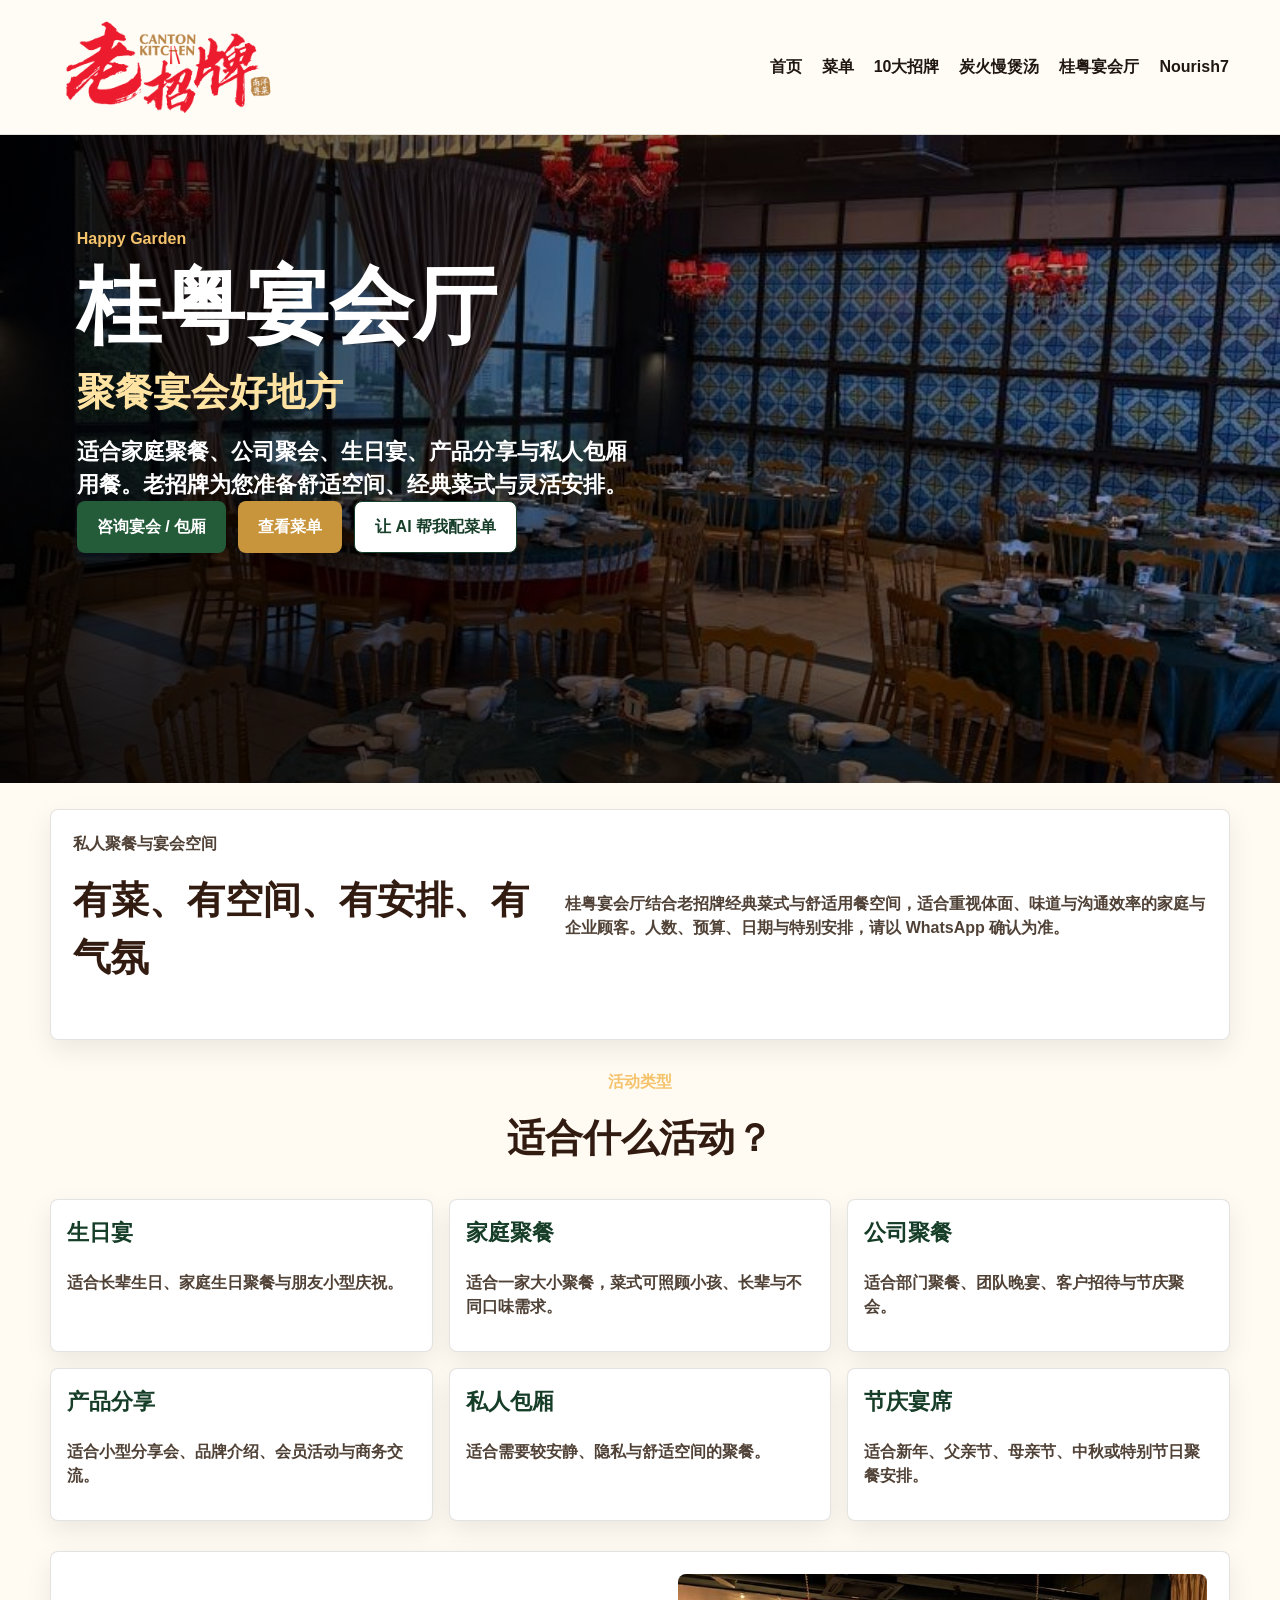
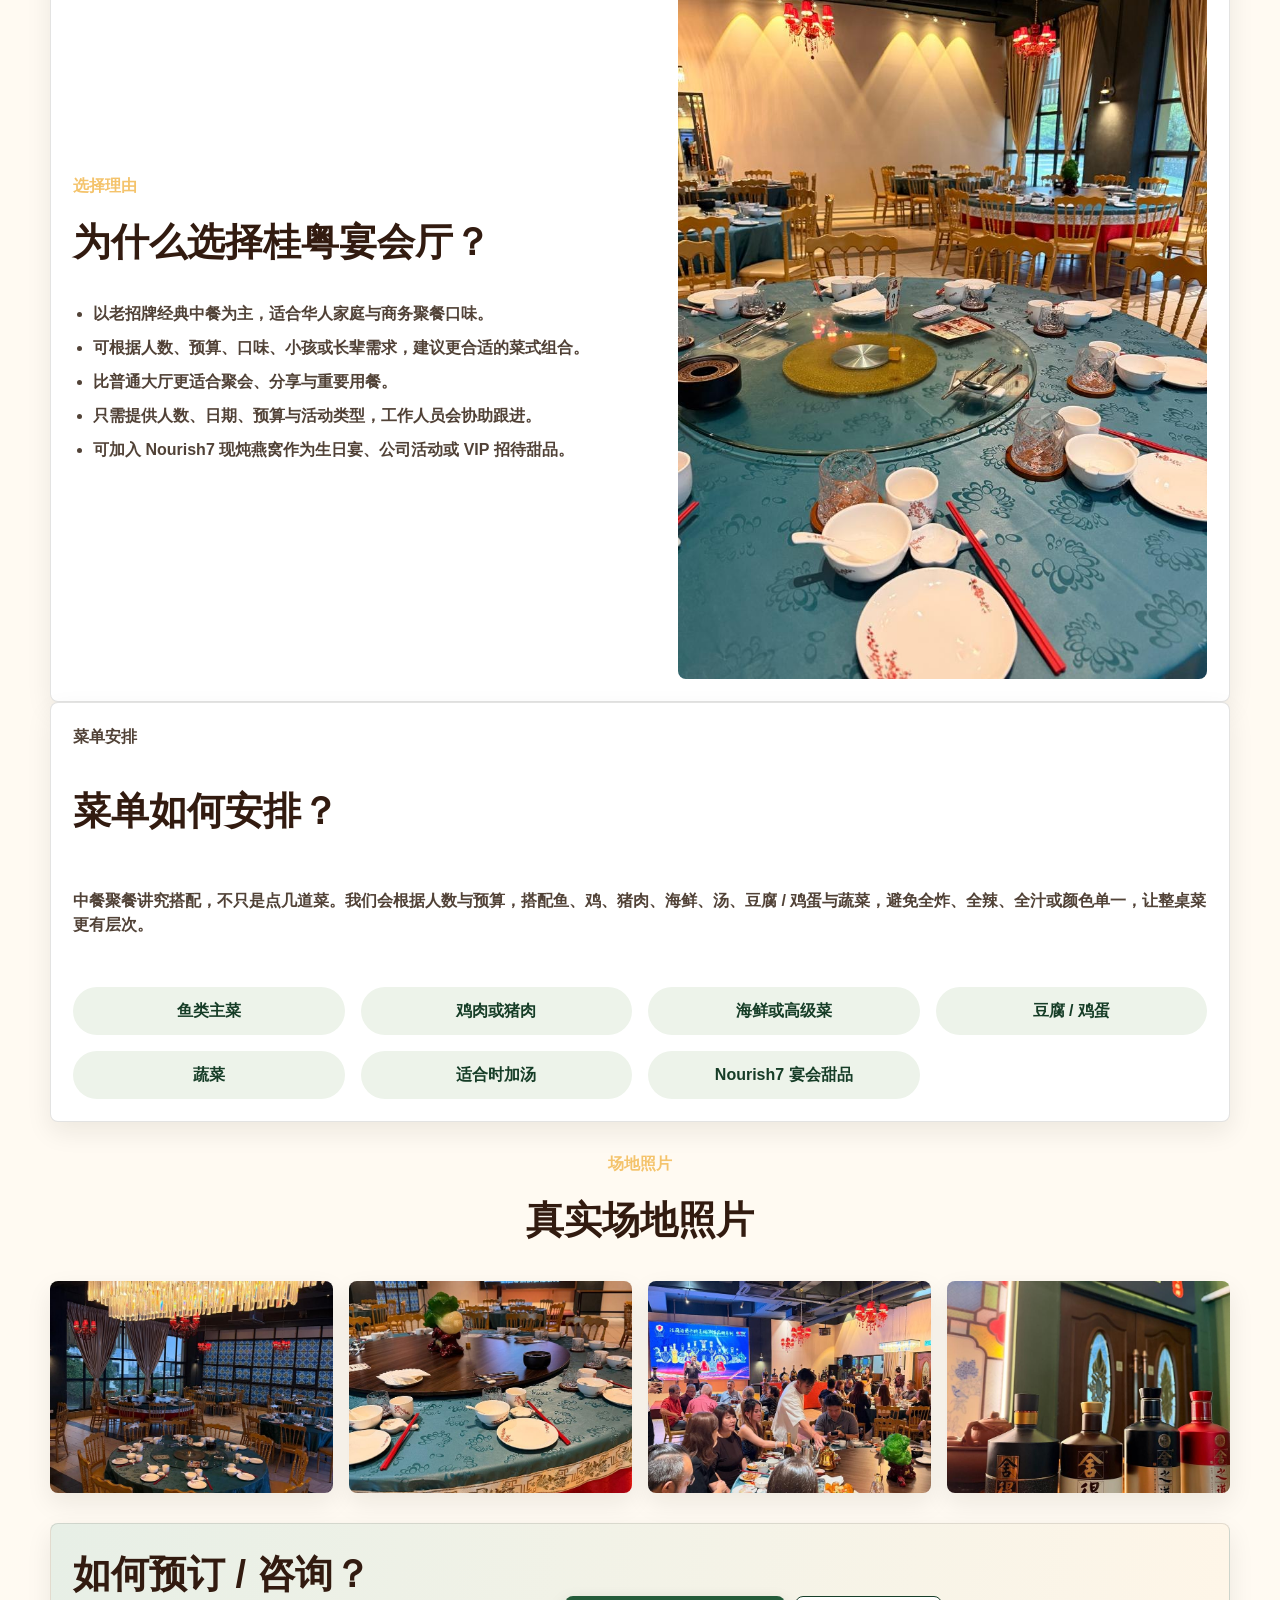
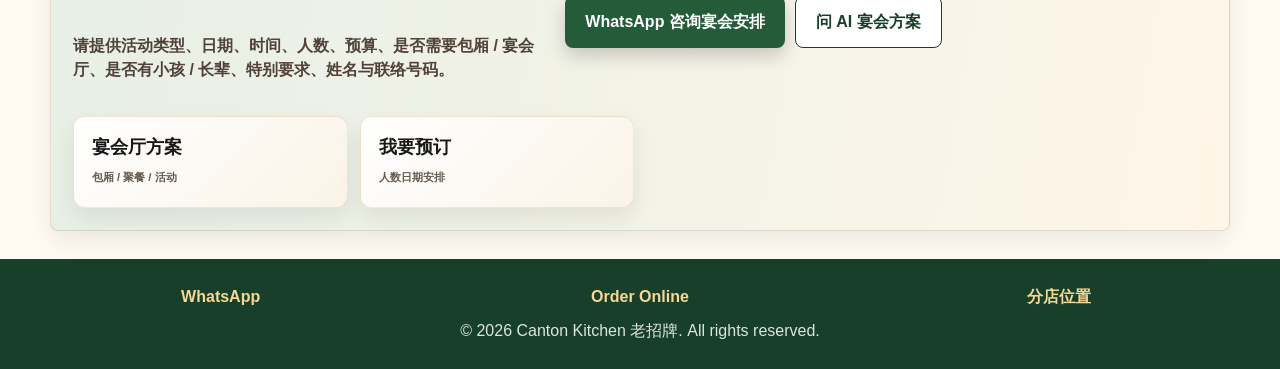
<file: event-hall.html>
﻿<!doctype html>
<html lang="zh-Hans">
  <head>
    <meta charset="utf-8" />
    <meta name="viewport" content="width=device-width, initial-scale=1" />
    <title>桂粤宴会厅 | Canton Kitchen 老招牌</title>
    <meta name="description" content="老招牌桂粤宴会厅，适合家庭聚餐、公司聚会、生日宴、产品分享与私人包厢用餐。" />
    <link rel="preload" as="image" href="assets/event-hall-wide.jpg" />
    <link rel="stylesheet" href="styles.css" />
    <link rel="stylesheet" href="special-pages.css" />
  </head>
  <body class="special-page hall-page">
    <header class="site-header">
      <a class="brand" href="index.html" aria-label="Canton Kitchen home">
        <img src="assets/ck-logo.png" alt="Canton Kitchen 老招牌" />
      </a>
      <button class="menu-button" type="button" aria-label="Open menu" aria-expanded="false">
        <span></span><span></span><span></span>
      </button>
      <nav class="nav-panel" aria-label="Main navigation">
        <a href="index.html">首页</a>
        <a href="menu.html">菜单</a>
        <a href="top10.html">10大招牌</a>
        <a href="soup.html">炭火慢煲汤</a>
        <a href="event-hall.html">桂粤宴会厅</a>
        <a href="nourish7.html">Nourish7</a>
      </nav>
    </header>

    <main>
      <section class="special-hero hall-hero">
        <img src="assets/event-hall-wide.jpg" alt="桂粤宴会厅圆桌宴会空间" />
        <div class="special-hero-shade"></div>
        <div class="special-hero-copy">
          <p>Happy Garden</p>
          <h1>桂粤宴会厅</h1>
          <h2>聚餐宴会好地方</h2>
          <span>适合家庭聚餐、公司聚会、生日宴、产品分享与私人包厢用餐。老招牌为您准备舒适空间、经典菜式与灵活安排。</span>
          <div class="hero-actions">
            <a class="btn btn-green" href="#" data-whatsapp-message="你好老招牌，我想咨询包厢/宴会。&#10;日期：&#10;时间：&#10;人数：&#10;预算：&#10;活动类型：">咨询宴会 / 包厢</a>
            <a class="btn btn-gold" href="menu.html">查看菜单</a>
            <a class="btn btn-outline" href="#enquiry" data-chatbase-message="我想了解宴会厅预订方案，请根据人数、预算和活动类型帮我建议菜单与安排">让 AI 帮我配菜单</a>
          </div>
        </div>
      </section>

      <section class="special-wrap intro-panel">
        <div>
          <p class="kicker">私人聚餐与宴会空间</p>
          <h2>有菜、有空间、有安排、有气氛</h2>
        </div>
        <p>桂粤宴会厅结合老招牌经典菜式与舒适用餐空间，适合重视体面、味道与沟通效率的家庭与企业顾客。人数、预算、日期与特别安排，请以 WhatsApp 确认为准。</p>
      </section>

      <section class="special-wrap">
        <div class="section-heading">
          <p>活动类型</p>
          <h2>适合什么活动？</h2>
        </div>
        <div class="feature-grid six">
          <article><h3>生日宴</h3><p>适合长辈生日、家庭生日聚餐与朋友小型庆祝。</p></article>
          <article><h3>家庭聚餐</h3><p>适合一家大小聚餐，菜式可照顾小孩、长辈与不同口味需求。</p></article>
          <article><h3>公司聚餐</h3><p>适合部门聚餐、团队晚宴、客户招待与节庆聚会。</p></article>
          <article><h3>产品分享</h3><p>适合小型分享会、品牌介绍、会员活动与商务交流。</p></article>
          <article><h3>私人包厢</h3><p>适合需要较安静、隐私与舒适空间的聚餐。</p></article>
          <article><h3>节庆宴席</h3><p>适合新年、父亲节、母亲节、中秋或特别节日聚餐安排。</p></article>
        </div>
      </section>

      <section class="special-wrap split-panel">
        <div>
          <p class="kicker">选择理由</p>
          <h2>为什么选择桂粤宴会厅？</h2>
          <ul>
            <li>以老招牌经典中餐为主，适合华人家庭与商务聚餐口味。</li>
            <li>可根据人数、预算、口味、小孩或长辈需求，建议更合适的菜式组合。</li>
            <li>比普通大厅更适合聚会、分享与重要用餐。</li>
            <li>只需提供人数、日期、预算与活动类型，工作人员会协助跟进。</li>
            <li>可加入 Nourish7 现炖燕窝作为生日宴、公司活动或 VIP 招待甜品。</li>
          </ul>
        </div>
        <img src="assets/event-hall-table.jpg" alt="桂粤宴会厅圆桌餐具布置" />
      </section>

      <section class="special-wrap menu-direction">
        <p class="kicker">菜单安排</p>
        <h2>菜单如何安排？</h2>
        <p>中餐聚餐讲究搭配，不只是点几道菜。我们会根据人数与预算，搭配鱼、鸡、猪肉、海鲜、汤、豆腐 / 鸡蛋与蔬菜，避免全炸、全辣、全汁或颜色单一，让整桌菜更有层次。</p>
        <div class="mini-grid">
          <span>鱼类主菜</span>
          <span>鸡肉或猪肉</span>
          <span>海鲜或高级菜</span>
          <span>豆腐 / 鸡蛋</span>
          <span>蔬菜</span>
          <span>适合时加汤</span>
          <span>Nourish7 宴会甜品</span>
        </div>
      </section>

      <section class="special-wrap gallery-section">
        <div class="section-heading">
          <p>场地照片</p>
          <h2>真实场地照片</h2>
        </div>
        <div class="gallery-grid">
          <img src="assets/event-hall-wide.jpg" alt="桂粤宴会厅宽景" />
          <img src="assets/event-hall-stage.jpg" alt="桂粤宴会厅活动布置" />
          <img src="assets/event-hall-dining.jpg" alt="桂粤宴会厅用餐气氛" />
          <img src="assets/event-hall-entrance.jpg" alt="桂粤宴会厅入口" />
        </div>
      </section>

      <section id="enquiry" class="special-wrap cta-panel">
        <div>
          <h2>如何预订 / 咨询？</h2>
          <p>请提供活动类型、日期、时间、人数、预算、是否需要包厢 / 宴会厅、是否有小孩 / 长辈、特别要求、姓名与联络号码。</p>
        </div>
        <div class="cta-actions">
          <a class="btn btn-green" href="#" data-whatsapp-message="你好老招牌，我想咨询包厢/宴会。&#10;日期：&#10;时间：&#10;人数：&#10;预算：&#10;活动类型：">WhatsApp 咨询宴会安排</a>
          <a class="btn btn-outline" href="#enquiry" data-chatbase-message="请介绍包厢与宴会厅方案">问 AI 宴会方案</a>
        </div>
        <div class="ai-action-grid" data-chatbase-actions="eventHall"></div>
        <p class="chatbase-fallback" data-chatbase-fallback hidden></p>
      </section>
    </main>

    <footer class="footer">
      <a href="#" data-whatsapp-message="你好老招牌，我想咨询包厢/宴会。&#10;日期：&#10;时间：&#10;人数：&#10;预算：&#10;活动类型：">WhatsApp</a>
      <a href="https://cantonkitchen.feedme.vip" target="_blank" rel="noreferrer">Order Online</a>
      <a href="index.html#branches">分店位置</a>
      <p>© 2026 Canton Kitchen 老招牌. All rights reserved.</p>
    </footer>

    <nav class="mobile-bar" aria-label="Quick actions">
      <a href="#" data-whatsapp-message="你好老招牌，我想咨询包厢/宴会。&#10;日期：&#10;时间：&#10;人数：&#10;预算：&#10;活动类型：">WhatsApp</a>
      <a href="https://cantonkitchen.feedme.vip" target="_blank" rel="noreferrer">Order Online</a>
      <a href="index.html#branches">分店位置</a>
    </nav>

    <script src="script.js"></script>
    <script src="whatsapp-links.js"></script>
    <script src="chatbase-actions.config.js"></script>
    <script src="chatbase-actions.js"></script>
    <script>
      (function(){if(!window.chatbase||window.chatbase("getState")!=="initialized"){window.chatbase=(...arguments)=>{if(!window.chatbase.q){window.chatbase.q=[]}window.chatbase.q.push(arguments)};window.chatbase=new Proxy(window.chatbase,{get(target,prop){if(prop==="q"){return target.q}return(...args)=>target(prop,...args)}})}const onLoad=function(){const script=document.createElement("script");script.src="https://www.chatbase.co/embed.min.js";script.id="5jCVWKMmELRn6wnHSj6-G";script.domain="www.chatbase.co";document.body.appendChild(script)};if(document.readyState==="complete"){onLoad()}else{window.addEventListener("load",onLoad)}})();
    </script>
  </body>
</html>
</file>
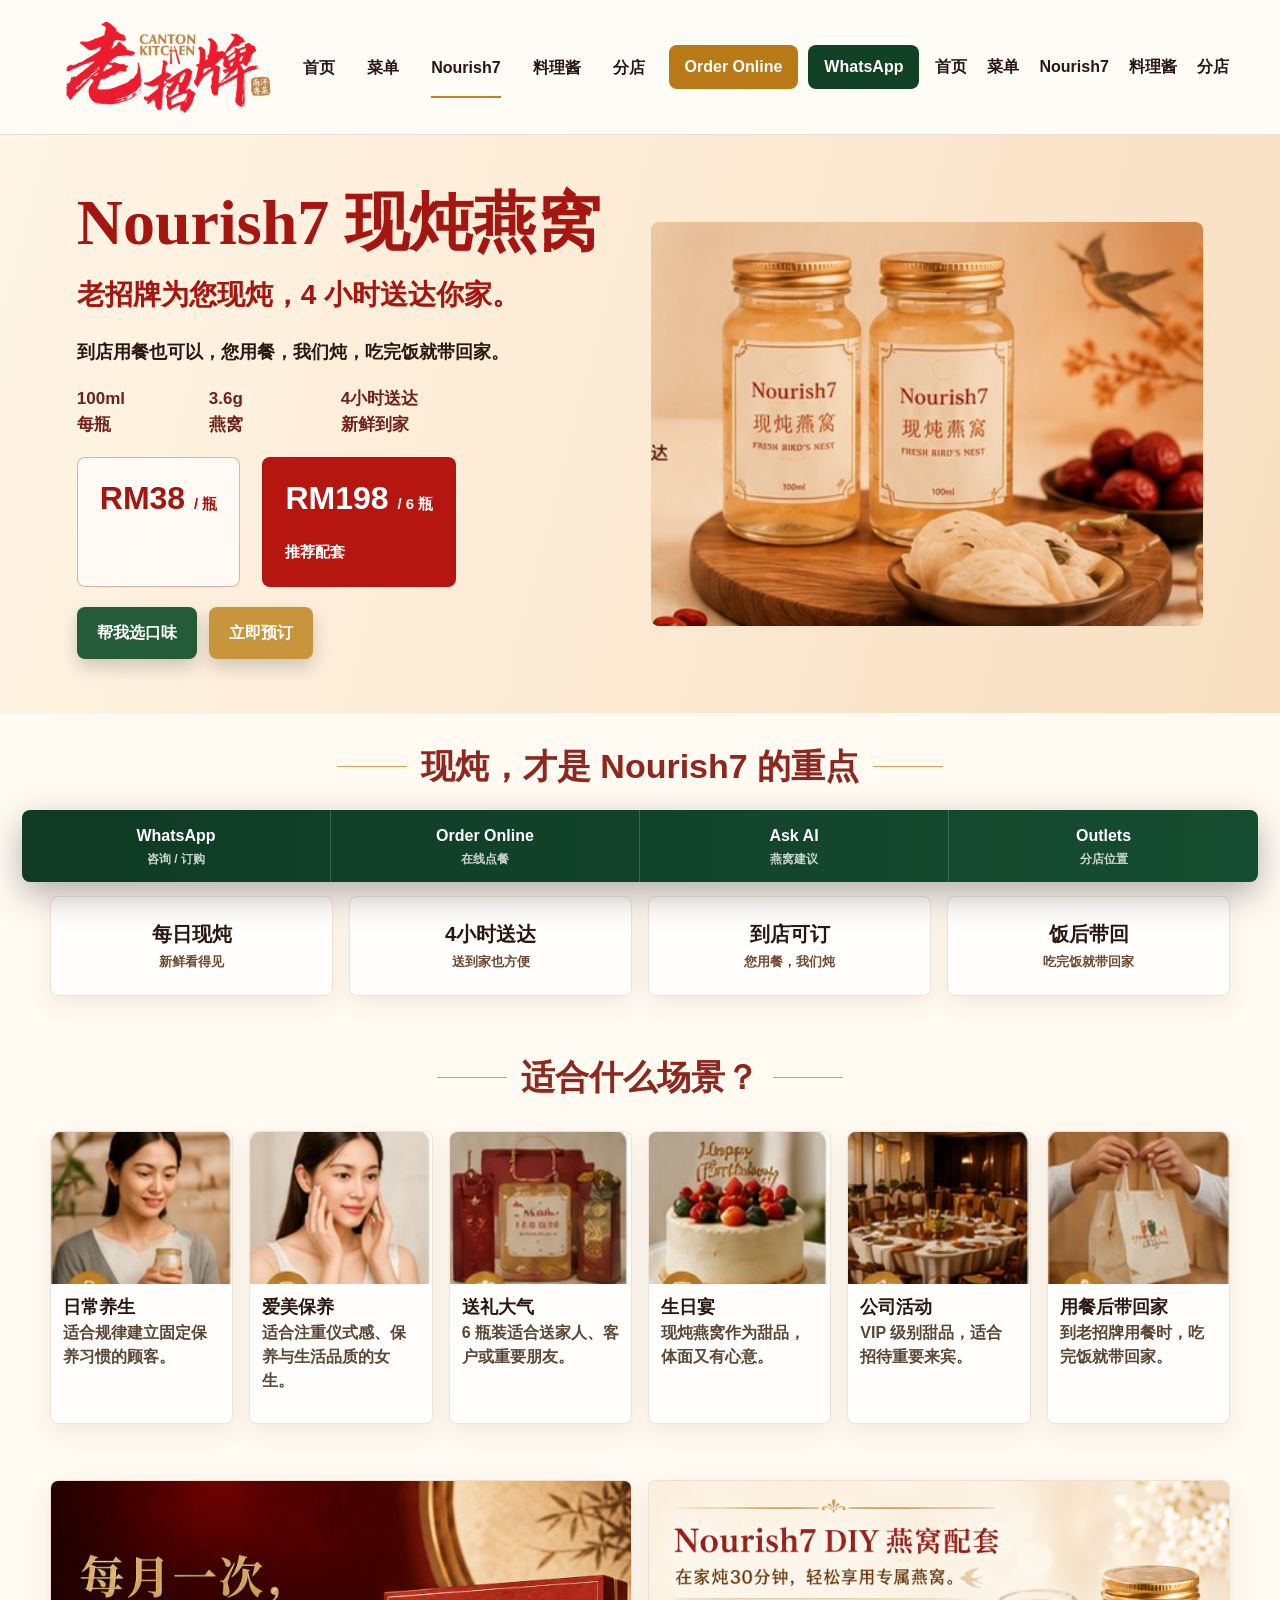
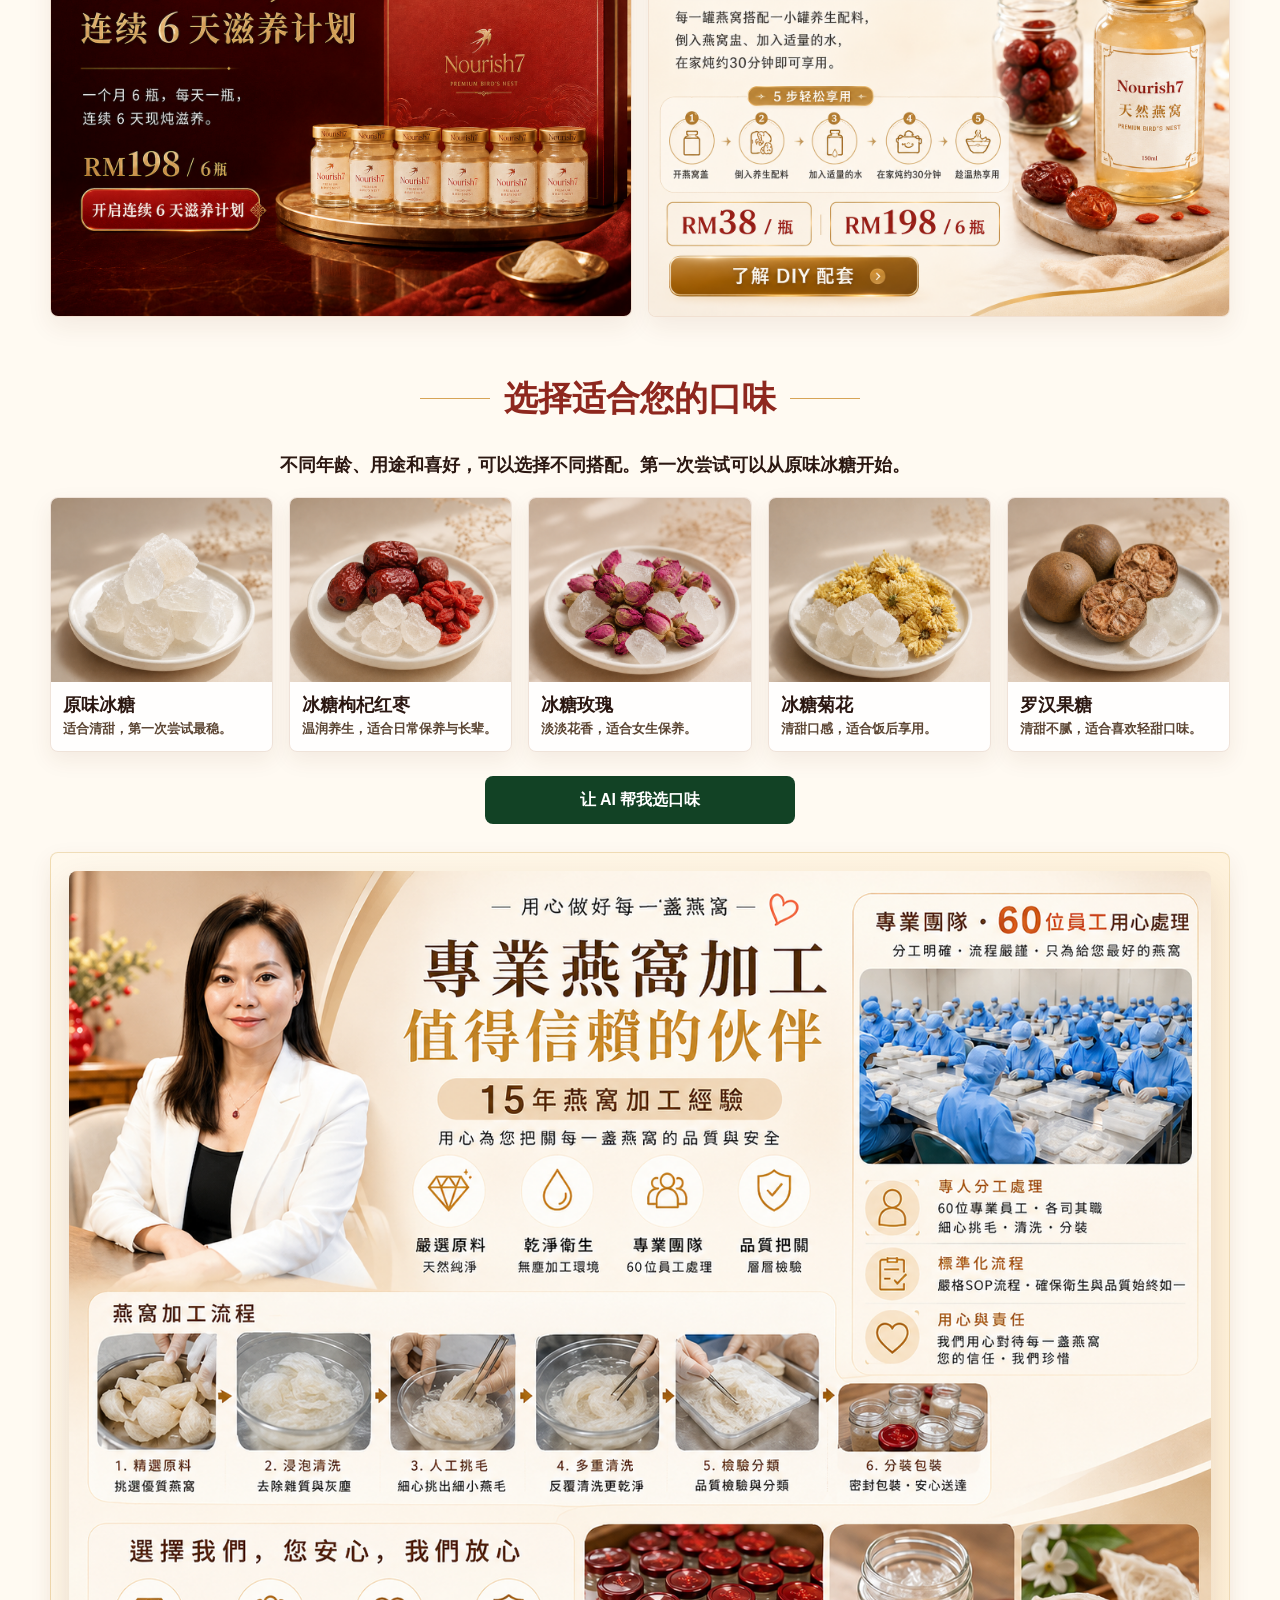
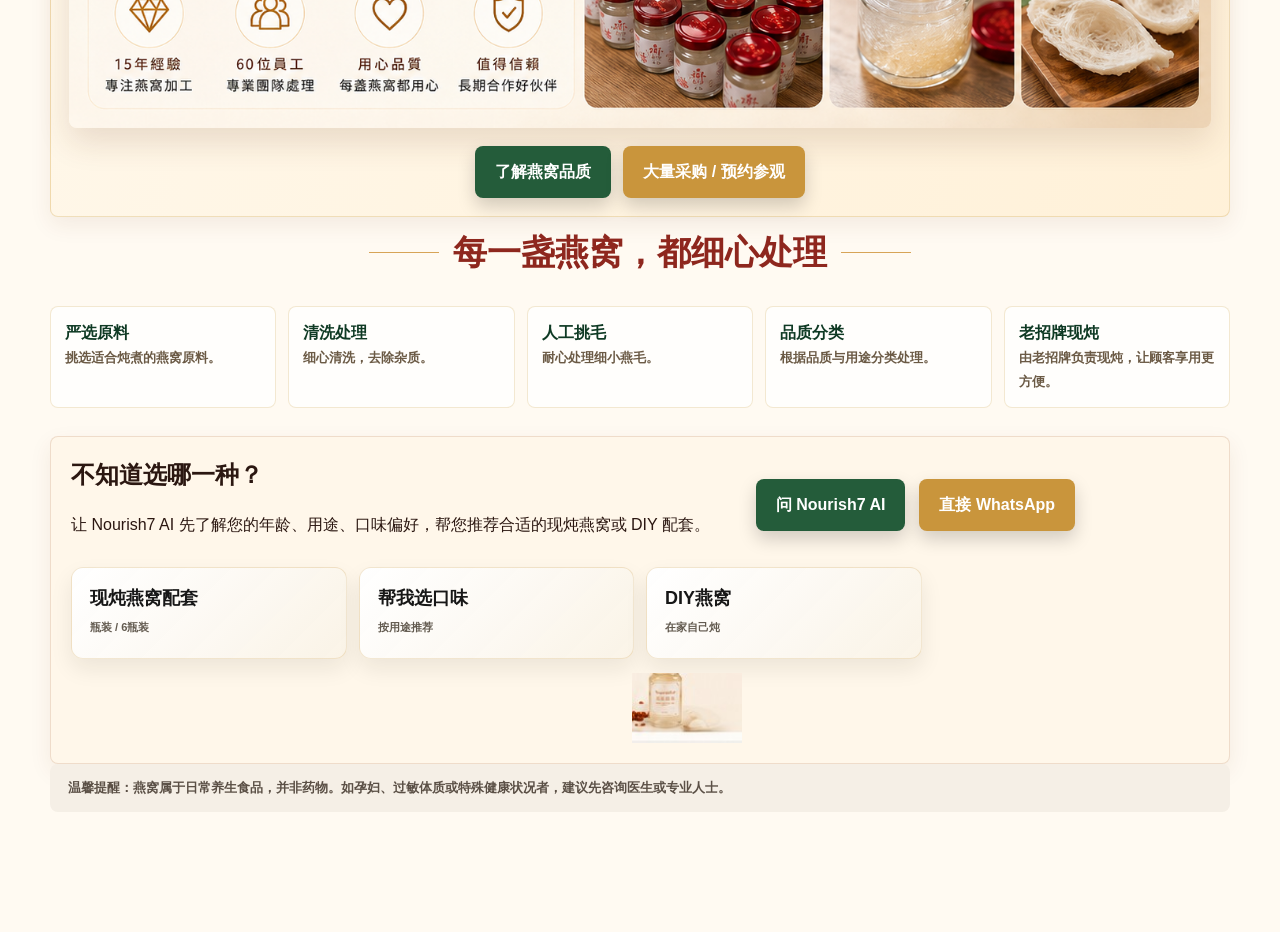
<file: nourish7.html>
﻿<!doctype html>
<html lang="zh-Hans">
  <head>
    <meta charset="utf-8" />
    <meta name="viewport" content="width=device-width, initial-scale=1" />
    <title>Nourish7 现炖燕窝 | Canton Kitchen 老招牌</title>
    <meta name="description" content="Nourish7 现炖燕窝，老招牌为您现炖，4 小时送达你家。" />
    <link rel="preload" as="image" href="assets/nourish-hero-product.jpg" />
    <link rel="stylesheet" href="styles.css" />
    <link rel="stylesheet" href="menu.css" />
    <link rel="stylesheet" href="nourish7.css" />
  </head>
  <body class="nourish-page">
    <header class="site-header nourish-header">
      <a class="brand" href="index.html" aria-label="Canton Kitchen home">
        <img src="assets/ck-logo.png" alt="Canton Kitchen 老招牌" />
      </a>
      <nav class="desktop-links" aria-label="Main navigation">
        <a href="index.html">首页</a>
        <a href="menu.html">菜单</a>
        <a class="active" href="nourish7.html">Nourish7</a>
        <a href="cooking-paste.html">料理酱</a>
        <a href="index.html#branches">分店</a>
      </nav>
      <div class="nourish-head-actions">
        <a class="mini-btn mini-gold" href="https://cantonkitchen.feedme.vip" target="_blank" rel="noreferrer">Order Online</a>
        <a class="mini-btn mini-green" href="#" data-whatsapp-message="你好，我想了解 Nourish7 现炖燕窝。&#10;用途：自己喝 / 送礼 / 孕妇 / 长辈&#10;数量：单瓶 / 6瓶礼盒&#10;甜度：标准 / 半糖 / 无糖">WhatsApp</a>
      </div>
      <button class="menu-button" type="button" aria-label="Open menu" aria-expanded="false">
        <span></span><span></span><span></span>
      </button>
      <nav class="nav-panel" aria-label="Mobile navigation">
        <a href="index.html">首页</a>
        <a href="menu.html">菜单</a>
        <a href="nourish7.html">Nourish7</a>
        <a href="cooking-paste.html">料理酱</a>
        <a href="index.html#branches">分店</a>
      </nav>
    </header>

    <main>
      <section class="nourish-hero">
        <div class="nourish-hero-copy">
          <h1>Nourish7 现炖燕窝</h1>
          <h2>老招牌为您现炖，4 小时送达你家。</h2>
          <p>到店用餐也可以，您用餐，我们炖，吃完饭就带回家。</p>
          <div class="hero-specs">
            <span>100ml<br />每瓶</span>
            <span>3.6g<br />燕窝</span>
            <span>4小时送达<br />新鲜到家</span>
          </div>
          <div class="price-panels">
            <strong>RM38 <small>/ 瓶</small></strong>
            <strong>RM198 <small>/ 6 瓶<br />推荐配套</small></strong>
          </div>
          <div class="hero-actions">
            <a class="btn btn-green" href="#flavors" data-chatbase-message="我想选择Nourish7现炖燕窝口味，请根据年龄、用途和口味偏好帮我推荐">帮我选口味</a>
            <a class="btn btn-gold" href="#" data-whatsapp-message="你好，我想了解 Nourish7 现炖燕窝。&#10;用途：自己喝 / 送礼 / 孕妇 / 长辈&#10;数量：单瓶 / 6瓶礼盒&#10;甜度：标准 / 半糖 / 无糖">立即预订</a>
          </div>
        </div>
        <img src="assets/nourish-hero-product.jpg" alt="Nourish7 fresh bird's nest bottles" />
      </section>

      <section class="nourish-section intro">
        <h2><span></span>现炖，才是 Nourish7 的重点<span></span></h2>
        <p>燕窝珍贵，重点是吃好的、吃新鲜的、吃得安心。Nourish7 由老招牌负责现炖，让您不用麻烦，也能享用一份有品质感的养生甜品。</p>
        <div class="feature-grid">
          <article><b>每日现炖</b><small>新鲜看得见</small></article>
          <article><b>4小时送达</b><small>送到家也方便</small></article>
          <article><b>到店可订</b><small>您用餐，我们炖</small></article>
          <article><b>饭后带回</b><small>吃完饭就带回家</small></article>
        </div>
      </section>

      <section class="nourish-section">
        <h2><span></span>适合什么场景？<span></span></h2>
        <div class="scene-grid">
          <article><img src="assets/nourish-scene-daily.jpg" alt="Daily wellness" /><b>日常养生</b><p>适合规律建立固定保养习惯的顾客。</p></article>
          <article><img src="assets/nourish-scene-beauty.jpg" alt="Beauty care" /><b>爱美保养</b><p>适合注重仪式感、保养与生活品质的女生。</p></article>
          <article><img src="assets/nourish-scene-gift.jpg" alt="Gift pack" /><b>送礼大气</b><p>6 瓶装适合送家人、客户或重要朋友。</p></article>
          <article><img src="assets/nourish-scene-birthday.jpg" alt="Birthday event" /><b>生日宴</b><p>现炖燕窝作为甜品，体面又有心意。</p></article>
          <article><img src="assets/nourish-scene-event.jpg" alt="Company event" /><b>公司活动</b><p>VIP 级别甜品，适合招待重要来宾。</p></article>
          <article><img src="assets/nourish-scene-takeaway.jpg" alt="Takeaway gift bag" /><b>用餐后带回家</b><p>到老招牌用餐时，吃完饭就带回家。</p></article>
        </div>
      </section>

      <section id="diy" class="nourish-section package-row">
        <article class="red-package package-poster">
          <a href="#" data-whatsapp-message="你好，我想查询 Nourish7 连续 6 天滋养计划。&#10;数量：6瓶&#10;用途：自己喝 / 送礼 / 长辈 / 孕妇&#10;甜度：标准 / 半糖 / 无糖&#10;自取/外送：&#10;姓名：&#10;联系电话：">
            <img src="assets/nourish-six-day-plan.png" alt="Nourish7 连续 6 天滋养计划" />
          </a>
        </article>
        <article class="diy-package package-poster">
          <img src="assets/nourish-diy-new.png" alt="Nourish7 DIY bird's nest set" />
        </article>
      </section>

      <section id="flavors" class="nourish-section flavors">
        <h2><span></span>选择适合您的口味<span></span></h2>
        <p>不同年龄、用途和喜好，可以选择不同搭配。第一次尝试可以从原味冰糖开始。</p>
        <div class="flavor-grid">
          <article role="button" tabindex="0" data-chatbase-message="请介绍Nourish7原味冰糖现炖燕窝，适合什么人喝？"><img src="assets/nourish-flavor-rock-user.png" alt="Rock sugar" /><b>原味冰糖</b><small>适合清甜，第一次尝试最稳。</small></article>
          <article role="button" tabindex="0" data-chatbase-message="请介绍Nourish7冰糖枸杞红枣现炖燕窝，适合什么人喝？"><img src="assets/nourish-flavor-red-user.png" alt="Red date and goji" /><b>冰糖枸杞红枣</b><small>温润养生，适合日常保养与长辈。</small></article>
          <article role="button" tabindex="0" data-chatbase-message="请介绍Nourish7冰糖玫瑰现炖燕窝，适合什么人喝？"><img src="assets/nourish-flavor-rose-user.png" alt="Rose" /><b>冰糖玫瑰</b><small>淡淡花香，适合女生保养。</small></article>
          <article role="button" tabindex="0" data-chatbase-message="请介绍Nourish7冰糖菊花现炖燕窝，适合什么人喝？"><img src="assets/nourish-flavor-chrys-user.png" alt="Chrysanthemum" /><b>冰糖菊花</b><small>清甜口感，适合饭后享用。</small></article>
          <article role="button" tabindex="0" data-chatbase-message="请介绍Nourish7罗汉果糖现炖燕窝，适合什么人喝？"><img src="assets/nourish-flavor-luo-user.png" alt="Luo han guo" /><b>罗汉果糖</b><small>清甜不腻，适合喜欢轻甜口味。</small></article>
        </div>
        <a class="ask-taste" href="#flavors" data-chatbase-message="我想选择Nourish7现炖燕窝口味，请根据年龄、用途和口味偏好帮我推荐">让 AI 帮我选口味</a>
      </section>

      <section class="nourish-section partner trust-partner poster-partner" id="quality">
        <img src="assets/nourish-cindy-trust-poster.png" alt="Cindy 燕遇美专业燕窝加工介绍" />
        <div class="partner-actions">
          <a class="btn btn-green" href="#quality-process">了解燕窝品质</a>
          <a class="btn btn-gold" href="#" data-whatsapp-message="你好，我想咨询 Nourish7 / 燕遇美燕窝。&#10;咨询类型：大量采购 / 预约参观工厂 / 现炖燕窝 / DIY燕窝配套&#10;姓名：&#10;联系电话：&#10;数量 / 需求：&#10;希望日期 / 时间：">大量采购 / 预约参观</a>
        </div>
      </section>

      <section class="nourish-section quality-process" id="quality-process">
        <h2><span></span>每一盏燕窝，都细心处理<span></span></h2>
        <div class="process-grid">
          <article><b>严选原料</b><small>挑选适合炖煮的燕窝原料。</small></article>
          <article><b>清洗处理</b><small>细心清洗，去除杂质。</small></article>
          <article><b>人工挑毛</b><small>耐心处理细小燕毛。</small></article>
          <article><b>品质分类</b><small>根据品质与用途分类处理。</small></article>
          <article><b>老招牌现炖</b><small>由老招牌负责现炖，让顾客享用更方便。</small></article>
        </div>
      </section>

      <section class="nourish-section final-ask">
        <div>
          <h2>不知道选哪一种？</h2>
          <p>让 Nourish7 AI 先了解您的年龄、用途、口味偏好，帮您推荐合适的现炖燕窝或 DIY 配套。</p>
        </div>
        <a class="btn btn-green" href="#flavors" data-chatbase-message="请介绍现炖燕窝配套，并帮我选择适合的口味和数量">问 Nourish7 AI</a>
        <a class="btn btn-gold" href="#" data-whatsapp-message="你好，我想了解 Nourish7 现炖燕窝。&#10;用途：自己喝 / 送礼 / 孕妇 / 长辈&#10;数量：单瓶 / 6瓶礼盒&#10;甜度：标准 / 半糖 / 无糖">直接 WhatsApp</a>
        <div class="ai-action-grid" data-chatbase-actions="nourish7"></div>
        <p class="chatbase-fallback" data-chatbase-fallback hidden></p>
        <img src="assets/nourish-small-bottle.jpg" alt="Nourish7 bottle" />
      </section>

      <p class="wellness-note">温馨提醒：燕窝属于日常养生食品，并非药物。如孕妇、过敏体质或特殊健康状况者，建议先咨询医生或专业人士。</p>
    </main>

    <footer id="order" class="menu-action-footer nourish-footer">
      <a href="#" data-whatsapp-message="你好，我想了解 Nourish7 现炖燕窝。&#10;用途：自己喝 / 送礼 / 孕妇 / 长辈&#10;数量：单瓶 / 6瓶礼盒&#10;甜度：标准 / 半糖 / 无糖">WhatsApp<small>咨询 / 订购</small></a>
      <a href="https://cantonkitchen.feedme.vip" target="_blank" rel="noreferrer">Order Online<small>在线点餐</small></a>
      <a href="#flavors" data-chatbase-message="请介绍现炖燕窝配套">Ask AI<small>燕窝建议</small></a>
      <a href="index.html#branches">Outlets<small>分店位置</small></a>
    </footer>

    <script src="script.js"></script>
    <script src="whatsapp-links.js"></script>
    <script src="chatbase-actions.config.js"></script>
    <script src="chatbase-actions.js"></script>
    <script>
      (function(){if(!window.chatbase||window.chatbase("getState")!=="initialized"){window.chatbase=(...arguments)=>{if(!window.chatbase.q){window.chatbase.q=[]}window.chatbase.q.push(arguments)};window.chatbase=new Proxy(window.chatbase,{get(target,prop){if(prop==="q"){return target.q}return(...args)=>target(prop,...args)}})}const onLoad=function(){const script=document.createElement("script");script.src="https://www.chatbase.co/embed.min.js";script.id="5jCVWKMmELRn6wnHSj6-G";script.domain="www.chatbase.co";document.body.appendChild(script)};if(document.readyState==="complete"){onLoad()}else{window.addEventListener("load",onLoad)}})();
    </script>
  </body>
</html>
</file>
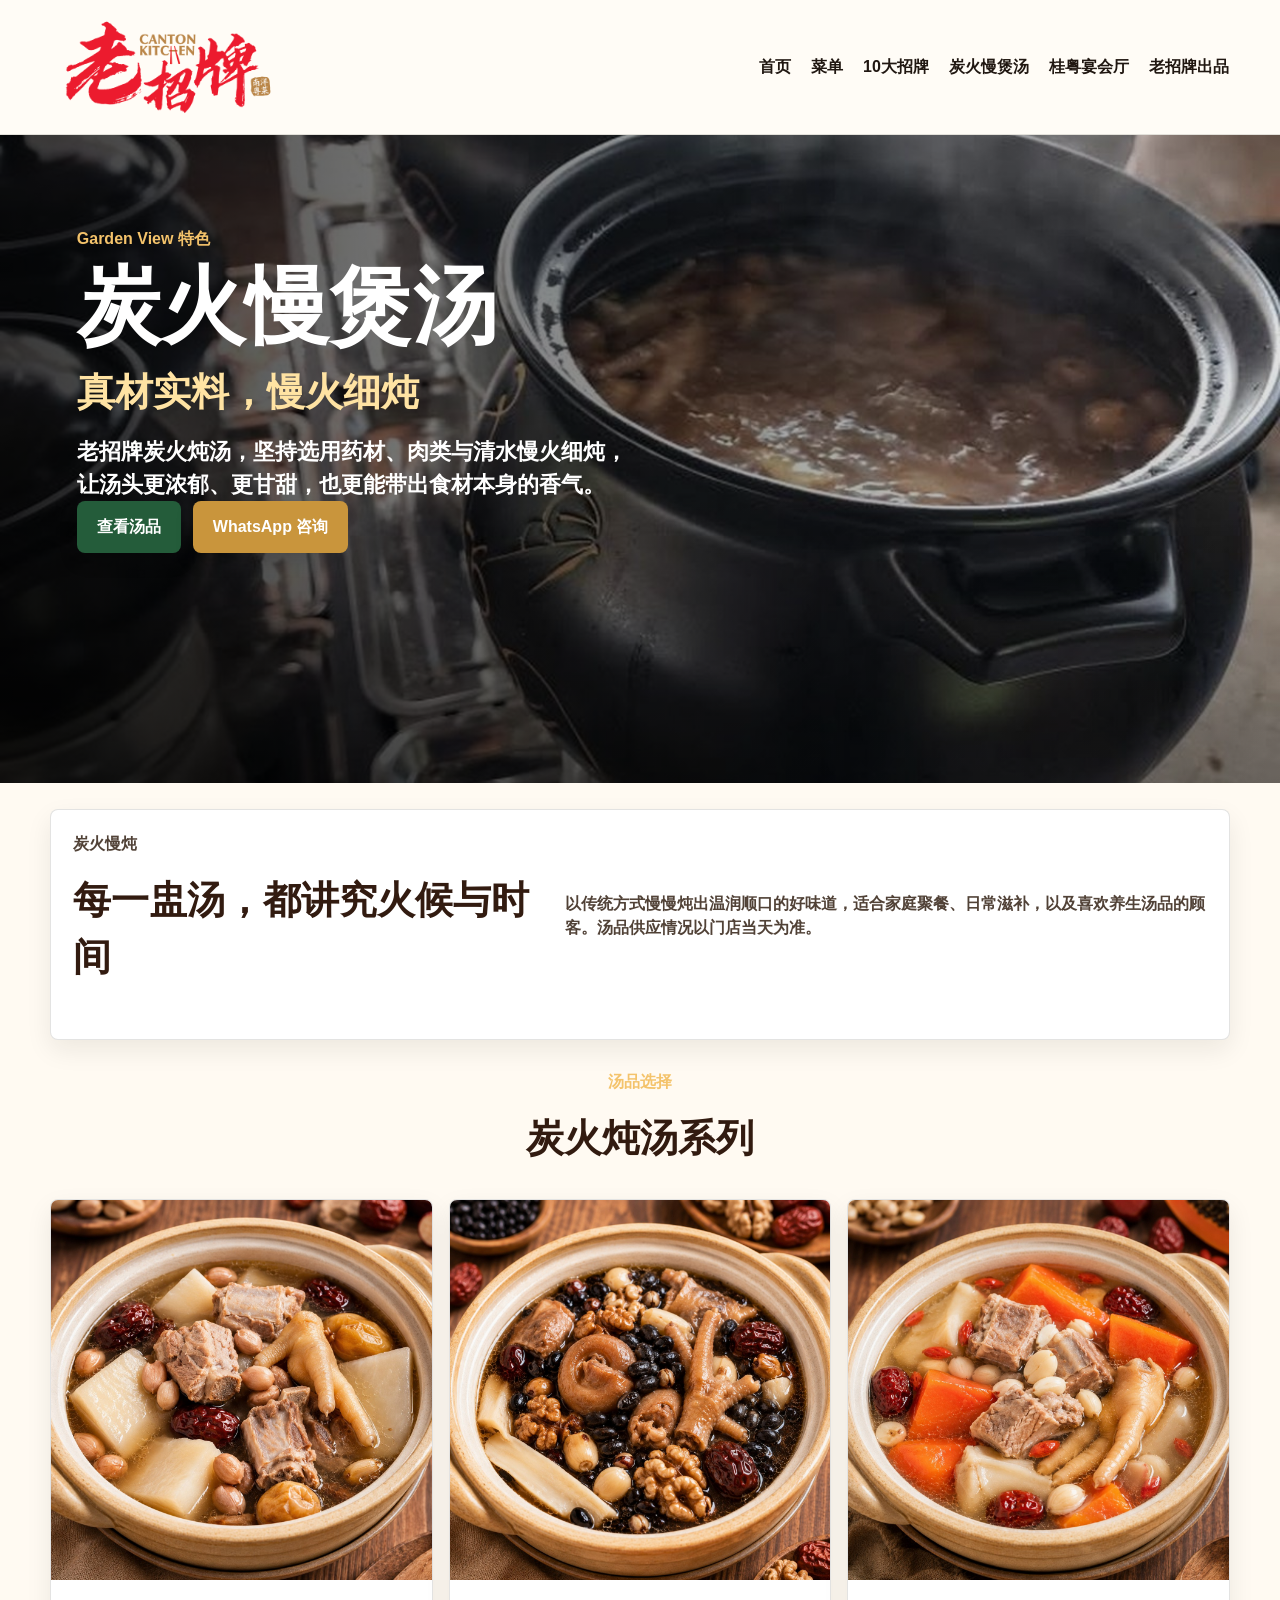
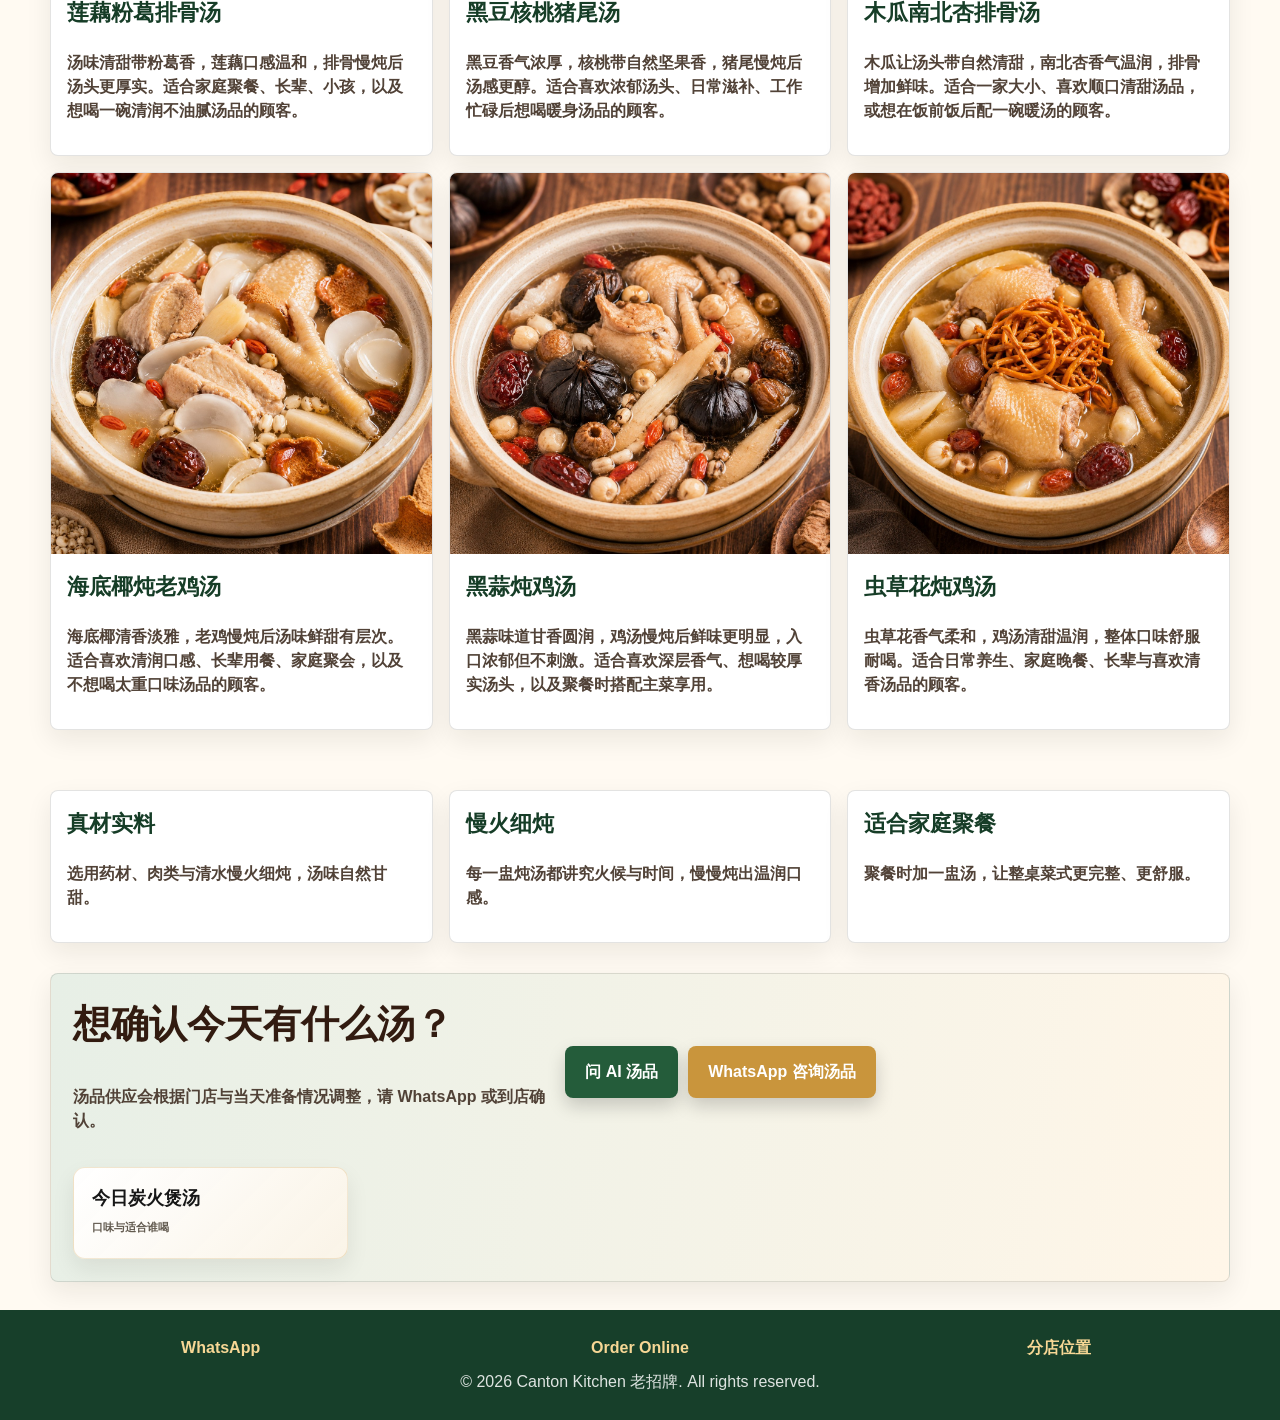
<file: soup.html>
﻿<!doctype html>
<html lang="zh-Hans">
  <head>
    <meta charset="utf-8" />
    <meta name="viewport" content="width=device-width, initial-scale=1" />
    <title>炭火慢煲汤 | Canton Kitchen 老招牌</title>
    <meta name="description" content="老招牌炭火慢煲汤，坚持真材实料，以传统方式慢火细炖，适合家庭聚餐与日常滋补。" />
    <link rel="preload" as="image" href="assets/soup-charcoal-hero.jpg" />
    <link rel="stylesheet" href="styles.css" />
    <link rel="stylesheet" href="special-pages.css" />
  </head>
  <body class="special-page soup-page">
    <header class="site-header">
      <a class="brand" href="index.html" aria-label="Canton Kitchen home">
        <img src="assets/ck-logo.png" alt="Canton Kitchen 老招牌" />
      </a>
      <button class="menu-button" type="button" aria-label="Open menu" aria-expanded="false">
        <span></span><span></span><span></span>
      </button>
      <nav class="nav-panel" aria-label="Main navigation">
        <a href="index.html">首页</a>
        <a href="menu.html">菜单</a>
        <a href="top10.html">10大招牌</a>
        <a href="soup.html">炭火慢煲汤</a>
        <a href="event-hall.html">桂粤宴会厅</a>
        <a href="cooking-paste.html">老招牌出品</a>
      </nav>
    </header>

    <main>
      <section class="special-hero">
        <img src="assets/soup-charcoal-hero.jpg" alt="老招牌炭火慢煲汤" />
        <div class="special-hero-shade"></div>
        <div class="special-hero-copy">
          <p>Garden View 特色</p>
          <h1>炭火慢煲汤</h1>
          <h2>真材实料，慢火细炖</h2>
          <span>老招牌炭火炖汤，坚持选用药材、肉类与清水慢火细炖，让汤头更浓郁、更甘甜，也更能带出食材本身的香气。</span>
          <div class="hero-actions">
            <a class="btn btn-green" href="#soups">查看汤品</a>
            <a class="btn btn-gold" href="#" data-whatsapp-message="你好老招牌，我想询问今日炭火慢煲汤。&#10;门店：&#10;人数：&#10;想咨询：汤品 / 菜单 / 订位 / 营业时间">WhatsApp 咨询</a>
          </div>
        </div>
      </section>

      <section class="special-wrap intro-panel">
        <div>
          <p class="kicker">炭火慢炖</p>
          <h2>每一盅汤，都讲究火候与时间</h2>
        </div>
        <p>以传统方式慢慢炖出温润顺口的好味道，适合家庭聚餐、日常滋补，以及喜欢养生汤品的顾客。汤品供应情况以门店当天为准。</p>
      </section>

      <section id="soups" class="special-wrap">
        <div class="section-heading">
          <p>汤品选择</p>
          <h2>炭火炖汤系列</h2>
        </div>
        <div class="product-grid">
          <article class="info-card">
            <img src="assets/soup-huaishan-fenge-pork-rib.jpg" alt="莲藕粉葛排骨汤" />
            <div><h3>莲藕粉葛排骨汤</h3><p>汤味清甜带粉葛香，莲藕口感温和，排骨慢炖后汤头更厚实。适合家庭聚餐、长辈、小孩，以及想喝一碗清润不油腻汤品的顾客。</p></div>
          </article>
          <article class="info-card">
            <img src="assets/soup-black-bean-walnut-pork-tail.jpg" alt="黑豆核桃猪尾汤" />
            <div><h3>黑豆核桃猪尾汤</h3><p>黑豆香气浓厚，核桃带自然坚果香，猪尾慢炖后汤感更醇。适合喜欢浓郁汤头、日常滋补、工作忙碌后想喝暖身汤品的顾客。</p></div>
          </article>
          <article class="info-card">
            <img src="assets/soup-papaya-almond-pork-rib.jpg" alt="木瓜南北杏排骨汤" />
            <div><h3>木瓜南北杏排骨汤</h3><p>木瓜让汤头带自然清甜，南北杏香气温润，排骨增加鲜味。适合一家大小、喜欢顺口清甜汤品，或想在饭前饭后配一碗暖汤的顾客。</p></div>
          </article>
          <article class="info-card">
            <img src="assets/soup-sea-coconut-old-chicken.jpg" alt="海底椰炖老鸡汤" />
            <div><h3>海底椰炖老鸡汤</h3><p>海底椰清香淡雅，老鸡慢炖后汤味鲜甜有层次。适合喜欢清润口感、长辈用餐、家庭聚会，以及不想喝太重口味汤品的顾客。</p></div>
          </article>
          <article class="info-card">
            <img src="assets/soup-black-garlic-chicken.jpg" alt="黑蒜炖鸡汤" />
            <div><h3>黑蒜炖鸡汤</h3><p>黑蒜味道甘香圆润，鸡汤慢炖后鲜味更明显，入口浓郁但不刺激。适合喜欢深层香气、想喝较厚实汤头，以及聚餐时搭配主菜享用。</p></div>
          </article>
          <article class="info-card">
            <img src="assets/soup-cordyceps-flower-chicken.jpg" alt="虫草花炖鸡汤" />
            <div><h3>虫草花炖鸡汤</h3><p>虫草花香气柔和，鸡汤清甜温润，整体口味舒服耐喝。适合日常养生、家庭晚餐、长辈与喜欢清香汤品的顾客。</p></div>
          </article>
        </div>
      </section>

      <section class="special-wrap feature-grid">
        <article>
          <h3>真材实料</h3>
          <p>选用药材、肉类与清水慢火细炖，汤味自然甘甜。</p>
        </article>
        <article>
          <h3>慢火细炖</h3>
          <p>每一盅炖汤都讲究火候与时间，慢慢炖出温润口感。</p>
        </article>
        <article>
          <h3>适合家庭聚餐</h3>
          <p>聚餐时加一盅汤，让整桌菜式更完整、更舒服。</p>
        </article>
      </section>

      <section class="special-wrap cta-panel">
        <div>
          <h2>想确认今天有什么汤？</h2>
          <p>汤品供应会根据门店与当天准备情况调整，请 WhatsApp 或到店确认。</p>
        </div>
        <div class="cta-actions">
          <a class="btn btn-green" href="#soups" data-chatbase-message="请介绍今天的炭火慢煲汤，包括口味、适合谁喝和推荐搭配">问 AI 汤品</a>
          <a class="btn btn-gold" href="#" data-whatsapp-message="你好老招牌，我想询问今日炭火慢煲汤。&#10;门店：&#10;人数：&#10;想咨询：汤品 / 菜单 / 订位 / 营业时间">WhatsApp 咨询汤品</a>
        </div>
        <div class="ai-action-grid" data-chatbase-actions="soup"></div>
        <p class="chatbase-fallback" data-chatbase-fallback hidden></p>
      </section>
    </main>

    <footer class="footer">
      <a href="#" data-whatsapp-message="你好老招牌，我想询问今日炭火慢煲汤。&#10;门店：&#10;人数：&#10;想咨询：汤品 / 菜单 / 订位 / 营业时间">WhatsApp</a>
      <a href="https://cantonkitchen.feedme.vip" target="_blank" rel="noreferrer">Order Online</a>
      <a href="index.html#branches">分店位置</a>
      <p>© 2026 Canton Kitchen 老招牌. All rights reserved.</p>
    </footer>

    <nav class="mobile-bar" aria-label="Quick actions">
      <a href="#" data-whatsapp-message="你好老招牌，我想询问今日炭火慢煲汤。&#10;门店：&#10;人数：&#10;想咨询：汤品 / 菜单 / 订位 / 营业时间">WhatsApp</a>
      <a href="https://cantonkitchen.feedme.vip" target="_blank" rel="noreferrer">Order Online</a>
      <a href="index.html#branches">分店位置</a>
    </nav>

    <script src="script.js"></script>
    <script src="whatsapp-links.js"></script>
    <script src="chatbase-actions.config.js"></script>
    <script src="chatbase-actions.js"></script>
    <script>
      (function(){if(!window.chatbase||window.chatbase("getState")!=="initialized"){window.chatbase=(...arguments)=>{if(!window.chatbase.q){window.chatbase.q=[]}window.chatbase.q.push(arguments)};window.chatbase=new Proxy(window.chatbase,{get(target,prop){if(prop==="q"){return target.q}return(...args)=>target(prop,...args)}})}const onLoad=function(){const script=document.createElement("script");script.src="https://www.chatbase.co/embed.min.js";script.id="5jCVWKMmELRn6wnHSj6-G";script.domain="www.chatbase.co";document.body.appendChild(script)};if(document.readyState==="complete"){onLoad()}else{window.addEventListener("load",onLoad)}})();
    </script>
  </body>
</html>
</file>
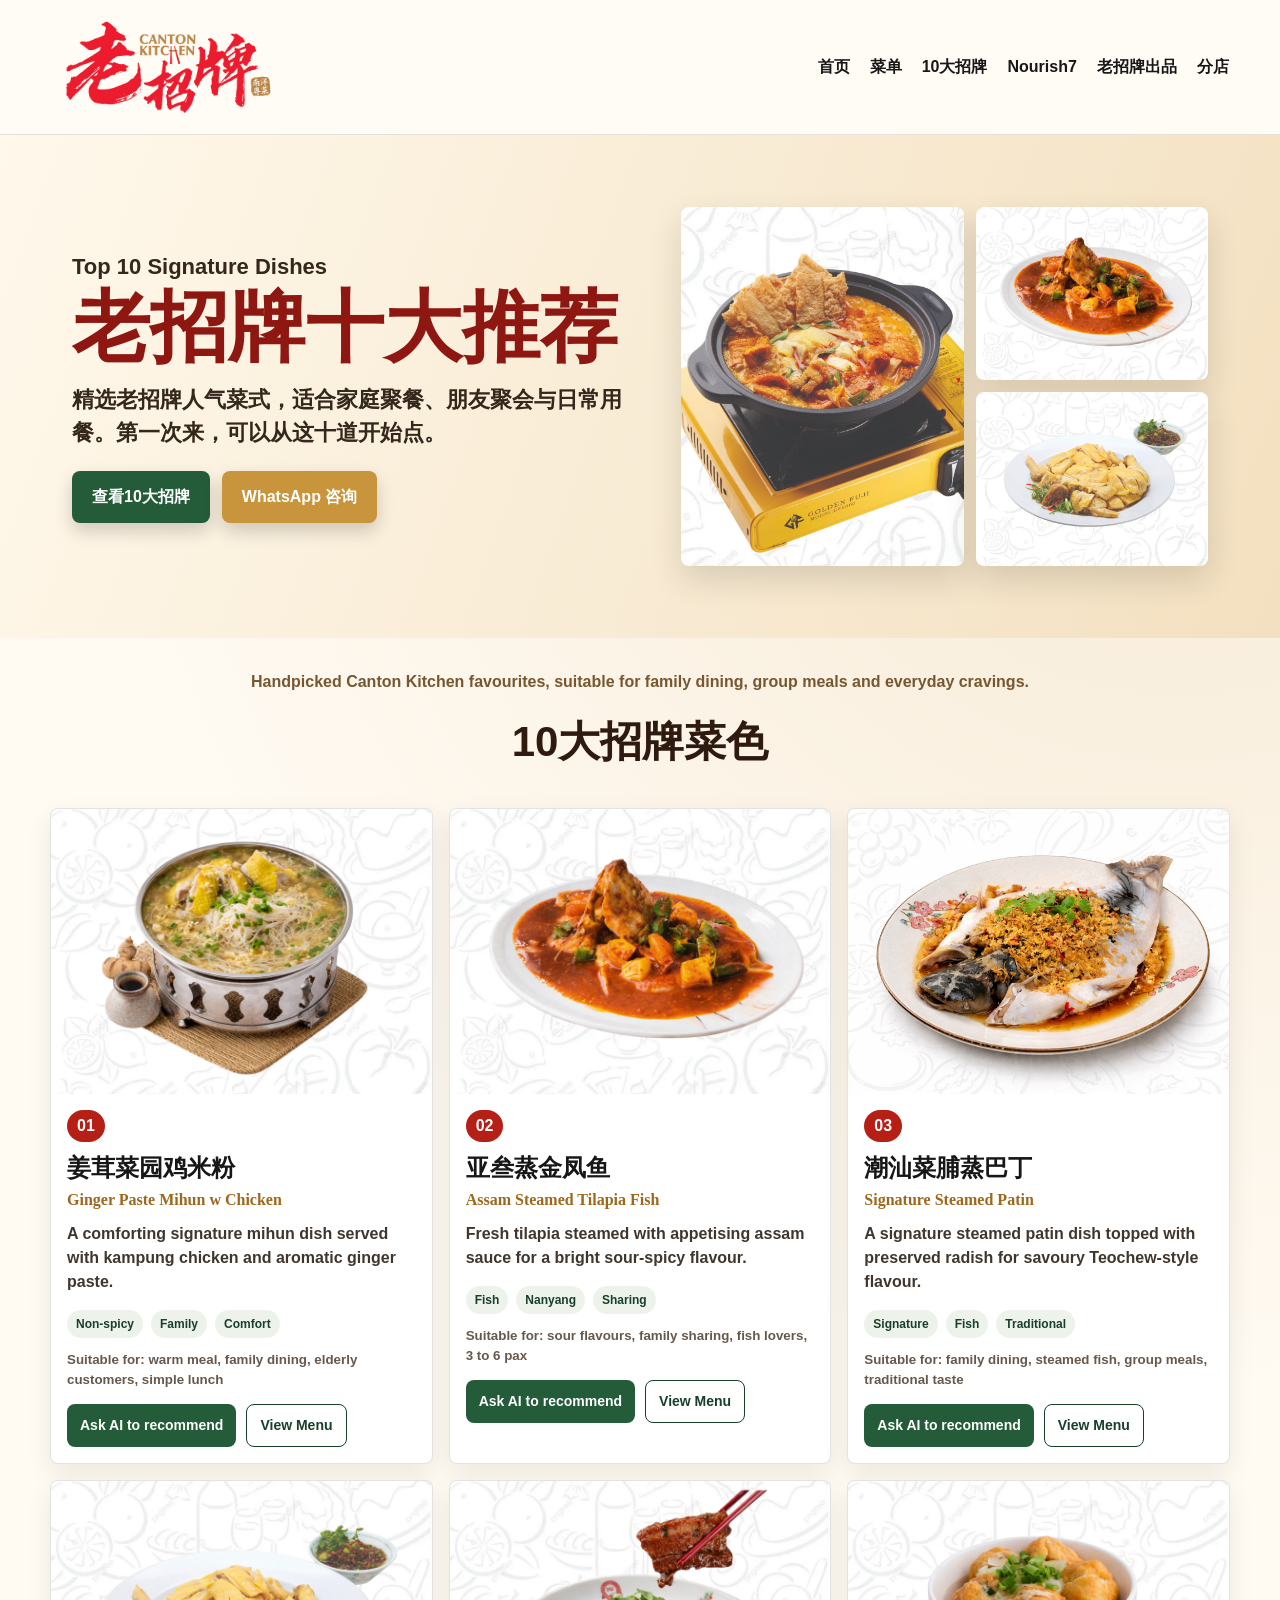
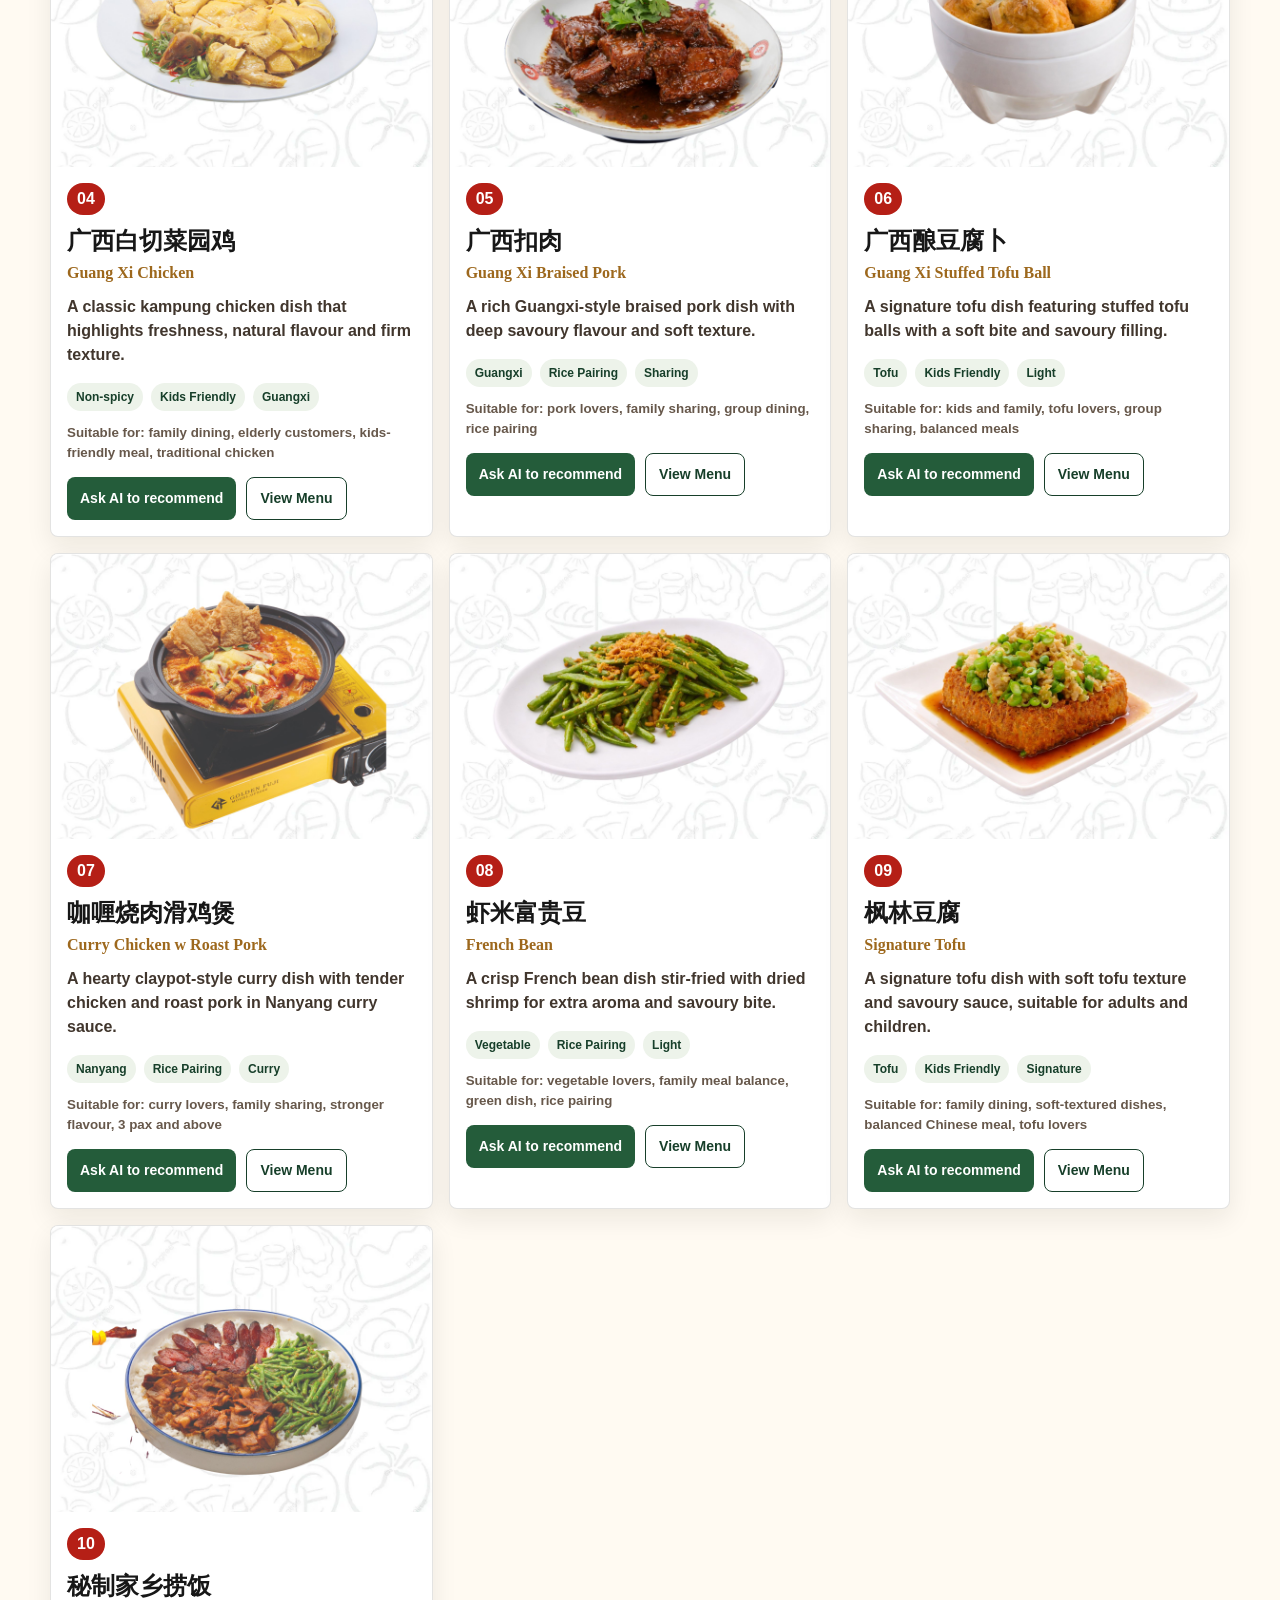
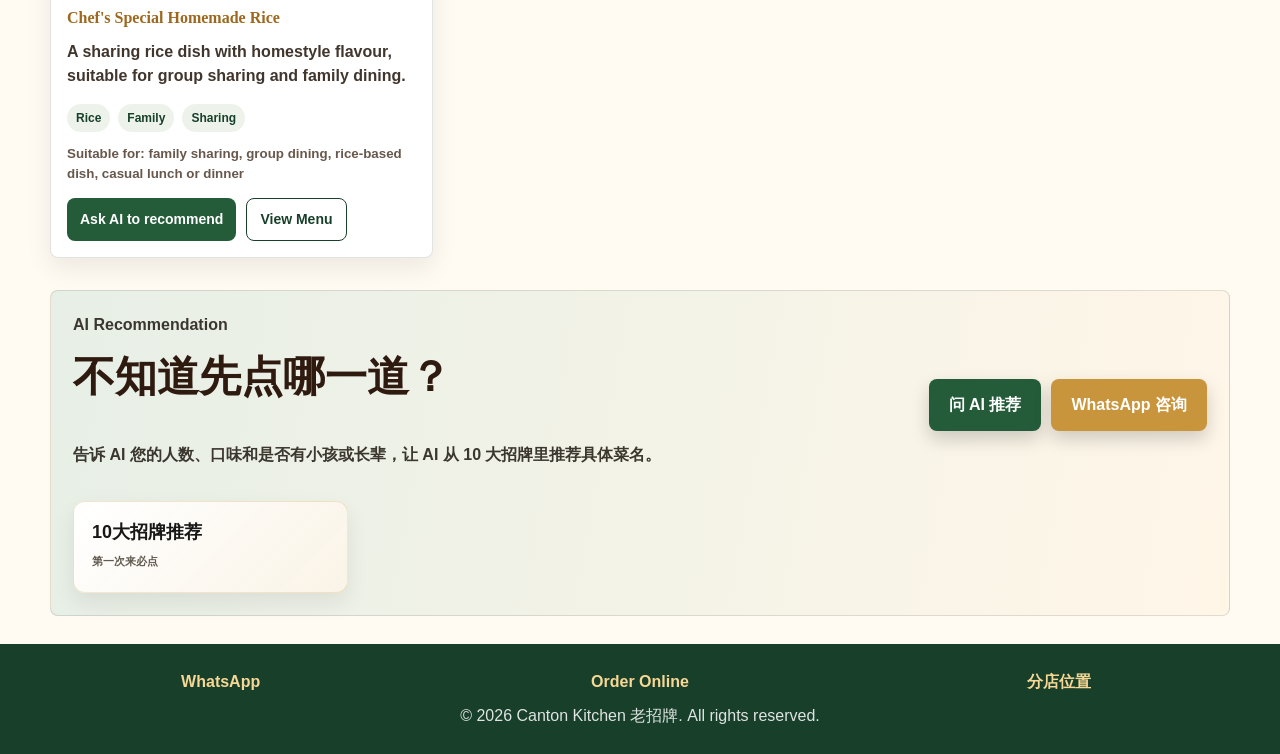
<file: top10.html>
﻿<!doctype html>
<html lang="zh-Hans">
  <head>
    <meta charset="utf-8" />
    <meta name="viewport" content="width=device-width, initial-scale=1" />
    <title>10大招牌 | Canton Kitchen 老招牌</title>
    <meta name="description" content="Canton Kitchen 老招牌十大推荐，精选人气菜式，适合家庭聚餐、朋友聚会与日常用餐。" />
    <link rel="preload" as="image" href="assets/top10-ginger-mihun-chicken.jpg" />
    <link rel="stylesheet" href="styles.css" />
    <link rel="stylesheet" href="top10.css" />
  </head>
  <body class="top10-page">
    <header class="site-header">
      <a class="brand" href="index.html" aria-label="Canton Kitchen home">
        <img src="assets/ck-logo.png" alt="Canton Kitchen 老招牌" />
      </a>
      <button class="menu-button" type="button" aria-label="Open menu" aria-expanded="false">
        <span></span><span></span><span></span>
      </button>
      <nav class="nav-panel" aria-label="Main navigation">
        <a href="index.html">首页</a>
        <a href="menu.html">菜单</a>
        <a href="top10.html">10大招牌</a>
        <a href="nourish7.html">Nourish7</a>
        <a href="cooking-paste.html">老招牌出品</a>
        <a href="index.html#branches">分店</a>
      </nav>
    </header>

    <main>
      <section class="top10-hero">
        <div>
          <p class="top10-kicker">Top 10 Signature Dishes</p>
          <h1>老招牌十大推荐</h1>
          <p>精选老招牌人气菜式，适合家庭聚餐、朋友聚会与日常用餐。第一次来，可以从这十道开始点。</p>
          <div class="hero-actions">
            <a class="btn btn-green" href="#dishes">查看10大招牌</a>
            <a class="btn btn-gold" href="#" data-whatsapp-message="你好老招牌，我想询问10大招牌菜和推荐菜。&#10;门店：&#10;人数：&#10;预算：&#10;想了解的菜品：">WhatsApp 咨询</a>
          </div>
        </div>
        <div class="top10-hero-grid" aria-label="老招牌招牌菜照片">
          <img src="assets/top10-curry-chicken-roast-pork.jpg" alt="咖喱烧肉滑鸡煲" />
          <img src="assets/top10-assam-steamed-tilapia.jpg" alt="亚叁蒸金凤鱼" />
          <img src="assets/top10-guangxi-chicken.jpg" alt="广西白切菜园鸡" />
        </div>
      </section>

      <section id="dishes" class="top10-wrap">
        <div class="top10-title">
          <p>Handpicked Canton Kitchen favourites, suitable for family dining, group meals and everyday cravings.</p>
          <h2>10大招牌菜色</h2>
        </div>

        <div class="top10-grid">
          <article class="top10-card">
            <img src="assets/top10-ginger-mihun-chicken.jpg" alt="姜茸菜园鸡米粉 - Ginger Paste Mihun w Chicken" />
            <div>
              <span class="rank">01</span>
              <h3>姜茸菜园鸡米粉</h3>
              <p class="english">Ginger Paste Mihun w Chicken</p>
              <p>A comforting signature mihun dish served with kampung chicken and aromatic ginger paste.</p>
              <div class="tags"><span>Non-spicy</span><span>Family</span><span>Comfort</span></div>
              <small>Suitable for: warm meal, family dining, elderly customers, simple lunch</small>
              <div class="card-actions">
                <a class="btn btn-green" href="#ai" data-chatbase-message="请推荐老招牌10大招牌菜，适合第一次到访顾客，并根据人数和口味帮我选择">Ask AI to recommend</a>
                <a class="btn btn-outline" href="menu.html">View Menu</a>
              </div>
            </div>
          </article>

          <article class="top10-card">
            <img src="assets/top10-assam-steamed-fish.png" alt="亚叁蒸金凤鱼 - Assam Steamed Tilapia Fish" />
            <div>
              <span class="rank">02</span>
              <h3>亚叁蒸金凤鱼</h3>
              <p class="english">Assam Steamed Tilapia Fish</p>
              <p>Fresh tilapia steamed with appetising assam sauce for a bright sour-spicy flavour.</p>
              <div class="tags"><span>Fish</span><span>Nanyang</span><span>Sharing</span></div>
              <small>Suitable for: sour flavours, family sharing, fish lovers, 3 to 6 pax</small>
              <div class="card-actions">
                <a class="btn btn-green" href="#ai" data-chatbase-message="请推荐老招牌10大招牌菜，适合第一次到访顾客，并根据人数和口味帮我选择">Ask AI to recommend</a>
                <a class="btn btn-outline" href="menu.html">View Menu</a>
              </div>
            </div>
          </article>

          <article class="top10-card">
            <img src="assets/top10-signature-steamed-patin.jpg" alt="潮汕菜脯蒸巴丁 - Signature Steamed Patin" />
            <div>
              <span class="rank">03</span>
              <h3>潮汕菜脯蒸巴丁</h3>
              <p class="english">Signature Steamed Patin</p>
              <p>A signature steamed patin dish topped with preserved radish for savoury Teochew-style flavour.</p>
              <div class="tags"><span>Signature</span><span>Fish</span><span>Traditional</span></div>
              <small>Suitable for: family dining, steamed fish, group meals, traditional taste</small>
              <div class="card-actions">
                <a class="btn btn-green" href="#ai" data-chatbase-message="请推荐老招牌10大招牌菜，适合第一次到访顾客，并根据人数和口味帮我选择">Ask AI to recommend</a>
                <a class="btn btn-outline" href="menu.html">View Menu</a>
              </div>
            </div>
          </article>

          <article class="top10-card">
            <img src="assets/top10-guangxi-chicken.jpg" alt="广西白切菜园鸡 - Guang Xi Chicken" />
            <div>
              <span class="rank">04</span>
              <h3>广西白切菜园鸡</h3>
              <p class="english">Guang Xi Chicken</p>
              <p>A classic kampung chicken dish that highlights freshness, natural flavour and firm texture.</p>
              <div class="tags"><span>Non-spicy</span><span>Kids Friendly</span><span>Guangxi</span></div>
              <small>Suitable for: family dining, elderly customers, kids-friendly meal, traditional chicken</small>
              <div class="card-actions">
                <a class="btn btn-green" href="#ai" data-chatbase-message="请推荐老招牌10大招牌菜，适合第一次到访顾客，并根据人数和口味帮我选择">Ask AI to recommend</a>
                <a class="btn btn-outline" href="menu.html">View Menu</a>
              </div>
            </div>
          </article>

          <article class="top10-card">
            <img src="assets/top10-guangxi-braised-pork.jpg" alt="广西扣肉 - Guang Xi Braised Pork" />
            <div>
              <span class="rank">05</span>
              <h3>广西扣肉</h3>
              <p class="english">Guang Xi Braised Pork</p>
              <p>A rich Guangxi-style braised pork dish with deep savoury flavour and soft texture.</p>
              <div class="tags"><span>Guangxi</span><span>Rice Pairing</span><span>Sharing</span></div>
              <small>Suitable for: pork lovers, family sharing, group dining, rice pairing</small>
              <div class="card-actions">
                <a class="btn btn-green" href="#ai" data-chatbase-message="请推荐老招牌10大招牌菜，适合第一次到访顾客，并根据人数和口味帮我选择">Ask AI to recommend</a>
                <a class="btn btn-outline" href="menu.html">View Menu</a>
              </div>
            </div>
          </article>

          <article class="top10-card">
            <img src="assets/top10-stuffed-tofu-ball.jpg" alt="广西酿豆腐卜 - Guang Xi Stuffed Tofu Ball" />
            <div>
              <span class="rank">06</span>
              <h3>广西酿豆腐卜</h3>
              <p class="english">Guang Xi Stuffed Tofu Ball</p>
              <p>A signature tofu dish featuring stuffed tofu balls with a soft bite and savoury filling.</p>
              <div class="tags"><span>Tofu</span><span>Kids Friendly</span><span>Light</span></div>
              <small>Suitable for: kids and family, tofu lovers, group sharing, balanced meals</small>
              <div class="card-actions">
                <a class="btn btn-green" href="#ai" data-chatbase-message="请推荐老招牌10大招牌菜，适合第一次到访顾客，并根据人数和口味帮我选择">Ask AI to recommend</a>
                <a class="btn btn-outline" href="menu.html">View Menu</a>
              </div>
            </div>
          </article>

          <article class="top10-card">
            <img src="assets/top10-curry-chicken-roast-pork.jpg" alt="咖喱烧肉滑鸡煲 - Curry Chicken w Roast Pork" />
            <div>
              <span class="rank">07</span>
              <h3>咖喱烧肉滑鸡煲</h3>
              <p class="english">Curry Chicken w Roast Pork</p>
              <p>A hearty claypot-style curry dish with tender chicken and roast pork in Nanyang curry sauce.</p>
              <div class="tags"><span>Nanyang</span><span>Rice Pairing</span><span>Curry</span></div>
              <small>Suitable for: curry lovers, family sharing, stronger flavour, 3 pax and above</small>
              <div class="card-actions">
                <a class="btn btn-green" href="#ai" data-chatbase-message="请推荐老招牌10大招牌菜，适合第一次到访顾客，并根据人数和口味帮我选择">Ask AI to recommend</a>
                <a class="btn btn-outline" href="menu.html">View Menu</a>
              </div>
            </div>
          </article>

          <article class="top10-card">
            <img src="assets/top10-french-bean.jpg" alt="虾米富贵豆 - French Bean" />
            <div>
              <span class="rank">08</span>
              <h3>虾米富贵豆</h3>
              <p class="english">French Bean</p>
              <p>A crisp French bean dish stir-fried with dried shrimp for extra aroma and savoury bite.</p>
              <div class="tags"><span>Vegetable</span><span>Rice Pairing</span><span>Light</span></div>
              <small>Suitable for: vegetable lovers, family meal balance, green dish, rice pairing</small>
              <div class="card-actions">
                <a class="btn btn-green" href="#ai" data-chatbase-message="请推荐老招牌10大招牌菜，适合第一次到访顾客，并根据人数和口味帮我选择">Ask AI to recommend</a>
                <a class="btn btn-outline" href="menu.html">View Menu</a>
              </div>
            </div>
          </article>

          <article class="top10-card">
            <img src="assets/top10-signature-tofu.jpg" alt="枫林豆腐 - Signature Tofu" />
            <div>
              <span class="rank">09</span>
              <h3>枫林豆腐</h3>
              <p class="english">Signature Tofu</p>
              <p>A signature tofu dish with soft tofu texture and savoury sauce, suitable for adults and children.</p>
              <div class="tags"><span>Tofu</span><span>Kids Friendly</span><span>Signature</span></div>
              <small>Suitable for: family dining, soft-textured dishes, balanced Chinese meal, tofu lovers</small>
              <div class="card-actions">
                <a class="btn btn-green" href="#ai" data-chatbase-message="请推荐老招牌10大招牌菜，适合第一次到访顾客，并根据人数和口味帮我选择">Ask AI to recommend</a>
                <a class="btn btn-outline" href="menu.html">View Menu</a>
              </div>
            </div>
          </article>

          <article class="top10-card">
            <img src="assets/top10-homemade-rice.jpg" alt="秘制家乡捞饭 - Chef's Special Homemade Rice" />
            <div>
              <span class="rank">10</span>
              <h3>秘制家乡捞饭</h3>
              <p class="english">Chef's Special Homemade Rice</p>
              <p>A sharing rice dish with homestyle flavour, suitable for group sharing and family dining.</p>
              <div class="tags"><span>Rice</span><span>Family</span><span>Sharing</span></div>
              <small>Suitable for: family sharing, group dining, rice-based dish, casual lunch or dinner</small>
              <div class="card-actions">
                <a class="btn btn-green" href="#ai" data-chatbase-message="请推荐老招牌10大招牌菜，适合第一次到访顾客，并根据人数和口味帮我选择">Ask AI to recommend</a>
                <a class="btn btn-outline" href="menu.html">View Menu</a>
              </div>
            </div>
          </article>
        </div>
      </section>

      <section id="ai" class="top10-ai">
        <div>
          <p class="top10-kicker">AI Recommendation</p>
          <h2>不知道先点哪一道？</h2>
          <p>告诉 AI 您的人数、口味和是否有小孩或长辈，让 AI 从 10 大招牌里推荐具体菜名。</p>
        </div>
        <div class="top10-actions">
          <a class="btn btn-green" href="#ai" data-chatbase-message="请推荐老招牌10大招牌菜，适合第一次到访顾客">问 AI 推荐</a>
          <a class="btn btn-gold" href="#" data-whatsapp-message="你好老招牌，我想询问10大招牌菜和推荐菜。&#10;门店：&#10;人数：&#10;预算：&#10;想了解的菜品：">WhatsApp 咨询</a>
        </div>
        <div class="ai-action-grid" data-chatbase-actions="top10"></div>
        <p class="chatbase-fallback" data-chatbase-fallback hidden></p>
      </section>
    </main>

    <footer class="footer">
      <a href="#" data-whatsapp-message="你好老招牌，我想询问10大招牌菜和推荐菜。&#10;门店：&#10;人数：&#10;预算：&#10;想了解的菜品：">WhatsApp</a>
      <a href="https://cantonkitchen.feedme.vip" target="_blank" rel="noreferrer">Order Online</a>
      <a href="index.html#branches">分店位置</a>
      <p>© 2026 Canton Kitchen 老招牌. All rights reserved.</p>
    </footer>

    <nav class="mobile-bar" aria-label="Quick actions">
      <a href="#" data-whatsapp-message="你好老招牌，我想询问10大招牌菜和推荐菜。&#10;门店：&#10;人数：&#10;预算：&#10;想了解的菜品：">WhatsApp</a>
      <a href="https://cantonkitchen.feedme.vip" target="_blank" rel="noreferrer">Order Online</a>
      <a href="index.html#branches">分店位置</a>
    </nav>

    <script src="script.js"></script>
    <script src="whatsapp-links.js"></script>
    <script src="chatbase-actions.config.js"></script>
    <script src="chatbase-actions.js"></script>
    <script>
      (function(){if(!window.chatbase||window.chatbase("getState")!=="initialized"){window.chatbase=(...arguments)=>{if(!window.chatbase.q){window.chatbase.q=[]}window.chatbase.q.push(arguments)};window.chatbase=new Proxy(window.chatbase,{get(target,prop){if(prop==="q"){return target.q}return(...args)=>target(prop,...args)}})}const onLoad=function(){const script=document.createElement("script");script.src="https://www.chatbase.co/embed.min.js";script.id="5jCVWKMmELRn6wnHSj6-G";script.domain="www.chatbase.co";document.body.appendChild(script)};if(document.readyState==="complete"){onLoad()}else{window.addEventListener("load",onLoad)}})();
    </script>
  </body>
</html>
</file>
<file: styles.css>
:root {
  --ink: #171717;
  --muted: #625a4f;
  --paper: #fffaf2;
  --cream: #f6efe4;
  --green: #173f2a;
  --green-2: #245c3a;
  --gold: #c9953c;
  --red: #b51f16;
  --line: rgba(26, 25, 22, 0.12);
  --shadow: 0 14px 32px rgba(26, 20, 10, 0.14);
}

* {
  box-sizing: border-box;
}

html {
  scroll-behavior: smooth;
}

body {
  margin: 0;
  color: var(--ink);
  background: var(--paper);
  font-family: "Inter", "Segoe UI", "Microsoft YaHei", "Noto Sans SC", Arial, sans-serif;
  line-height: 1.5;
  padding-bottom: 78px;
}

a {
  color: inherit;
  text-decoration: none;
}

img {
  display: block;
  max-width: 100%;
}

svg {
  fill: none;
  stroke: currentColor;
  stroke-linecap: round;
  stroke-linejoin: round;
  stroke-width: 2;
}

.site-header {
  position: sticky;
  top: 0;
  z-index: 20;
  display: flex;
  align-items: center;
  justify-content: space-between;
  min-height: 72px;
  padding: 12px clamp(16px, 4vw, 52px);
  background: rgba(255, 252, 246, 0.96);
  border-bottom: 1px solid var(--line);
  backdrop-filter: blur(14px);
}

.brand img {
  width: clamp(160px, 30vw, 232px);
  height: auto;
}

.menu-button {
  display: grid;
  gap: 5px;
  width: 44px;
  height: 44px;
  place-content: center;
  color: var(--ink);
  background: transparent;
  border: 0;
  cursor: pointer;
}

.menu-button span {
  width: 28px;
  height: 3px;
  background: currentColor;
  border-radius: 2px;
}

.nav-panel {
  position: fixed;
  inset: 72px 12px auto;
  display: none;
  grid-template-columns: 1fr;
  gap: 8px;
  padding: 12px;
  background: #fff;
  border: 1px solid var(--line);
  border-radius: 8px;
  box-shadow: var(--shadow);
}

.nav-panel.is-open {
  display: grid;
}

.nav-panel a {
  padding: 12px;
  border-radius: 6px;
  font-weight: 800;
}

.nav-panel a:hover {
  background: var(--cream);
}

.hero {
  position: relative;
  min-height: min(70vh, 680px);
  overflow: hidden;
  background: #120c08;
}

.hero-image {
  position: absolute;
  inset: 0;
  width: 100%;
  height: 100%;
  object-fit: cover;
  object-position: 60% center;
}

.hero-shade {
  position: absolute;
  inset: 0;
  background:
    linear-gradient(90deg, rgba(0, 0, 0, 0.82), rgba(0, 0, 0, 0.42) 48%, rgba(0, 0, 0, 0.08)),
    linear-gradient(0deg, rgba(0, 0, 0, 0.38), transparent 45%);
}

.hero-content {
  position: relative;
  z-index: 1;
  width: min(660px, 100%);
  padding: clamp(34px, 8vw, 82px) clamp(20px, 6vw, 78px);
  color: white;
}

.stamp {
  margin: 0 0 14px;
  color: #f6c96a;
  font-size: clamp(15px, 2.7vw, 24px);
  font-weight: 900;
}

h1,
h2,
h3,
p {
  margin-top: 0;
}

h1 {
  margin-bottom: 18px;
  font-family: Georgia, "Times New Roman", "Microsoft YaHei", serif;
  font-size: clamp(46px, 12vw, 86px);
  line-height: 0.95;
  letter-spacing: 0;
}

h1 span {
  font-size: clamp(31px, 7vw, 54px);
}

.hero-copy {
  max-width: 460px;
  margin-bottom: 28px;
  font-size: clamp(18px, 3vw, 24px);
  font-weight: 700;
}

.hero-actions,
.band-actions,
.branch-actions {
  display: flex;
  flex-wrap: wrap;
  gap: 12px;
}

.btn {
  display: inline-flex;
  align-items: center;
  justify-content: center;
  gap: 10px;
  min-height: 52px;
  padding: 13px 20px;
  border-radius: 8px;
  font-weight: 900;
  box-shadow: 0 8px 18px rgba(0, 0, 0, 0.18);
}

.btn svg {
  width: 24px;
  height: 24px;
}

.btn-green {
  color: white;
  background: var(--green-2);
}

.btn-gold {
  color: white;
  background: var(--gold);
}

.btn-red {
  color: white;
  background: var(--red);
}

.btn-outline {
  color: var(--green);
  background: white;
  border: 1px solid var(--green);
  box-shadow: none;
}

.quick-section,
.section,
.assistant-band,
.promo {
  width: min(1180px, calc(100% - 28px));
  margin: 0 auto;
}

.quick-section {
  padding: 28px 0 10px;
}

.quick-section h2,
.section > h2 {
  display: flex;
  align-items: center;
  justify-content: center;
  gap: 14px;
  margin-bottom: 18px;
  font-size: clamp(24px, 4vw, 34px);
  letter-spacing: 0;
}

.quick-section h2 span,
.section > h2 span {
  width: 34px;
  height: 2px;
  background: var(--gold);
}

.quick-grid {
  display: grid;
  grid-template-columns: repeat(2, minmax(0, 1fr));
  gap: 12px;
}

.quick-card {
  display: grid;
  min-height: 148px;
  padding: 18px 14px;
  place-items: center;
  text-align: center;
  background: white;
  border: 1px solid var(--line);
  border-radius: 8px;
  box-shadow: 0 10px 26px rgba(31, 26, 18, 0.08);
}

.quick-card svg {
  width: 48px;
  height: 48px;
  color: var(--green);
}

.quick-card strong {
  font-size: 20px;
}

.quick-card small {
  color: var(--muted);
  font-weight: 700;
}

.quick-card.accent-gold svg {
  color: #9f6b18;
}

.quick-card.accent-red svg {
  color: var(--red);
}

.ai-action-section {
  width: min(1180px, calc(100% - 28px));
  margin: 18px auto 0;
  padding: 22px;
  background: rgba(255, 255, 255, 0.74);
  border: 1px solid var(--line);
  border-radius: 12px;
  box-shadow: 0 14px 32px rgba(26, 20, 10, 0.08);
}

.ai-action-head {
  display: flex;
  align-items: end;
  justify-content: space-between;
  gap: 14px;
  margin-bottom: 14px;
}

.ai-action-head h2 {
  margin-bottom: 2px;
  font-size: clamp(24px, 4vw, 34px);
}

.ai-action-head p {
  margin: 0;
  color: var(--muted);
  font-weight: 800;
}

.ai-action-grid {
  display: grid;
  grid-template-columns: repeat(2, minmax(0, 1fr));
  gap: 12px;
}

.ai-action-card {
  display: grid;
  gap: 6px;
  min-height: 92px;
  padding: 18px;
  text-align: left;
  color: var(--ink);
  background: linear-gradient(135deg, rgba(255, 255, 255, 0.98), rgba(250, 243, 231, 0.95));
  border: 1px solid rgba(201, 149, 60, 0.22);
  border-radius: 12px;
  box-shadow: 0 10px 22px rgba(26, 20, 10, 0.08);
  cursor: pointer;
  transition: transform 0.18s ease, box-shadow 0.18s ease, border-color 0.18s ease;
}

.ai-action-card:hover,
.ai-action-card:focus-visible {
  border-color: rgba(23, 63, 42, 0.34);
  box-shadow: 0 16px 28px rgba(26, 20, 10, 0.14);
  transform: translateY(-2px);
  outline: none;
}

.ai-action-card:active {
  transform: translateY(0) scale(0.98);
}

.ai-action-card strong {
  font-size: 18px;
}

.ai-action-card small {
  color: var(--muted);
  font-weight: 800;
}

.chatbase-fallback {
  width: min(1180px, calc(100% - 28px));
  margin: 12px auto 0;
  padding: 12px 14px;
  color: var(--green);
  background: #eef5ee;
  border: 1px solid rgba(23, 63, 42, 0.18);
  border-radius: 8px;
  font-weight: 800;
}

.chatbase-prompt-panel {
  position: fixed;
  inset: 0;
  z-index: 70;
  display: grid;
  place-items: end center;
  padding: 18px;
  background: rgba(23, 18, 12, 0.24);
  backdrop-filter: blur(8px);
}

.chatbase-prompt-panel[hidden] {
  display: none;
}

.chatbase-prompt-card {
  position: relative;
  width: min(560px, 100%);
  padding: 20px;
  color: var(--ink);
  background: rgba(255, 252, 246, 0.98);
  border: 1px solid rgba(201, 149, 60, 0.28);
  border-radius: 14px;
  box-shadow: 0 22px 48px rgba(26, 20, 10, 0.24);
}

.chatbase-prompt-close {
  position: absolute;
  top: 10px;
  right: 10px;
  width: 38px;
  height: 38px;
  color: var(--ink);
  background: #fff;
  border: 1px solid var(--line);
  border-radius: 999px;
  font-size: 24px;
  line-height: 1;
  cursor: pointer;
}

.chatbase-prompt-kicker {
  margin-bottom: 5px;
  color: var(--gold);
  font-size: 13px;
  font-weight: 900;
  text-transform: uppercase;
}

.chatbase-prompt-card h2 {
  margin-bottom: 10px;
  padding-right: 38px;
  font-size: clamp(23px, 5vw, 30px);
}

.chatbase-prompt-message {
  margin-bottom: 16px;
  padding: 14px;
  white-space: pre-wrap;
  color: #2c271f;
  background: #fff7ea;
  border: 1px solid rgba(201, 149, 60, 0.24);
  border-radius: 10px;
  font-weight: 800;
}

.chatbase-prompt-actions {
  display: flex;
  flex-wrap: wrap;
  gap: 10px;
  margin-bottom: 10px;
}

.chatbase-prompt-actions .btn {
  box-shadow: none;
  cursor: pointer;
}

.chatbase-prompt-card small {
  color: var(--muted);
  font-weight: 800;
}

.assistant-band .ai-action-grid,
.top10-ai .ai-action-grid,
.ai-cta .ai-action-grid,
.cta-panel .ai-action-grid,
.final-ask .ai-action-grid,
.menu-ai .ai-action-grid,
.menu-ai .chatbase-fallback,
.top10-ai .chatbase-fallback,
.ai-cta .chatbase-fallback,
.cta-panel .chatbase-fallback,
.final-ask .chatbase-fallback {
  grid-column: 1 / -1;
  width: 100%;
}

.section {
  padding: 28px 0;
}

.dish-grid,
.branch-grid {
  display: grid;
  gap: 16px;
}

.dish-card {
  position: relative;
  display: block;
  aspect-ratio: 4 / 3;
  min-height: 235px;
  overflow: hidden;
  color: white;
  text-decoration: none;
  background: #18130f;
  border-radius: 8px;
  box-shadow: var(--shadow);
}

.dish-card img {
  width: 100%;
  height: 100%;
  min-height: 235px;
  object-fit: cover;
  opacity: 0.92;
}

.dish-card::after {
  content: "";
  position: absolute;
  inset: 35% 0 0;
  background: linear-gradient(transparent, rgba(0, 0, 0, 0.88));
}

.dish-card div {
  position: absolute;
  right: 16px;
  bottom: 14px;
  left: 16px;
  z-index: 1;
}

.dish-card h3 {
  margin-bottom: 4px;
  font-size: 24px;
}

.dish-card p {
  margin: 0;
  font-weight: 800;
}

.assistant-band {
  display: grid;
  grid-template-columns: auto 1fr;
  gap: 16px;
  align-items: center;
  margin-top: 4px;
  padding: 22px;
  background: linear-gradient(100deg, #e7efe6, #f8f4ea);
  border-radius: 8px;
  border: 1px solid var(--line);
}

.bot-face {
  display: grid;
  width: 70px;
  height: 70px;
  place-items: center;
  color: white;
  background: var(--green);
  border-radius: 50%;
}

.bot-face span {
  width: 38px;
  height: 30px;
  background:
    radial-gradient(circle at 30% 48%, var(--green) 0 3px, transparent 4px),
    radial-gradient(circle at 70% 48%, var(--green) 0 3px, transparent 4px),
    white;
  border-radius: 10px;
}

.assistant-band h2 {
  margin-bottom: 4px;
  font-size: clamp(25px, 4vw, 36px);
}

.assistant-band p {
  margin-bottom: 0;
  color: #3b372f;
  font-weight: 700;
}

.band-actions {
  grid-column: 1 / -1;
}

.promo {
  display: grid;
  gap: 16px;
  align-items: center;
  margin-top: 24px;
  padding: 22px;
  background: linear-gradient(105deg, #fffdf8 0%, #f4e6d4 100%);
  border: 1px solid rgba(181, 31, 22, 0.12);
  border-radius: 8px;
  overflow: hidden;
}

.promo img {
  width: 100%;
  aspect-ratio: 4 / 3;
  object-fit: cover;
  border-radius: 8px;
}

.eyebrow {
  margin-bottom: 6px;
  color: var(--red);
  font-size: clamp(26px, 5vw, 42px);
  font-family: Georgia, "Times New Roman", "Microsoft YaHei", serif;
  font-weight: 900;
}

.promo h2 {
  font-size: clamp(20px, 3vw, 28px);
}

.promo-meta,
.price-row {
  display: flex;
  flex-wrap: wrap;
  gap: 12px 22px;
  margin-bottom: 12px;
  font-weight: 800;
}

.price-row strong {
  color: var(--red);
  font-size: clamp(26px, 5vw, 38px);
}

.section-head {
  display: flex;
  align-items: center;
  justify-content: space-between;
  gap: 16px;
  margin-bottom: 14px;
}

.section-head h2 {
  margin: 0;
  font-size: clamp(25px, 4vw, 36px);
}

.section-head a {
  color: var(--green);
  font-weight: 900;
}

.branch-card {
  overflow: hidden;
  background: white;
  border: 1px solid var(--line);
  border-radius: 8px;
  box-shadow: 0 10px 26px rgba(31, 26, 18, 0.08);
}

.branch-card img {
  width: 100%;
  aspect-ratio: 16 / 9;
  object-fit: cover;
}

.branch-card > div {
  padding: 14px;
}

.branch-card h3 {
  margin-bottom: 5px;
  font-size: 22px;
}

.branch-card p,
.branch-card small {
  color: #38342e;
  font-weight: 700;
}

.branch-card small {
  display: block;
  margin-bottom: 14px;
}

.branch-actions a {
  flex: 1;
  min-width: 118px;
  padding: 10px 14px;
  color: var(--green);
  text-align: center;
  border: 1px solid var(--green);
  border-radius: 6px;
  font-weight: 900;
}

.branch-actions a:nth-child(2) {
  color: #9f6414;
  border-color: var(--gold);
}

.footer {
  display: grid;
  grid-template-columns: repeat(3, 1fr);
  gap: 10px;
  padding: 26px 16px 92px;
  color: white;
  text-align: center;
  background: var(--green);
}

.footer a {
  color: #f7d795;
  font-weight: 900;
}

.footer p {
  grid-column: 1 / -1;
  margin: 0;
  color: rgba(255, 255, 255, 0.86);
}

.mobile-bar {
  position: fixed;
  right: 0;
  bottom: 0;
  left: 0;
  z-index: 30;
  display: grid;
  grid-template-columns: repeat(3, 1fr);
  min-height: 70px;
  padding-bottom: env(safe-area-inset-bottom);
  color: white;
  background: linear-gradient(90deg, #113520, #17492d);
  box-shadow: 0 -10px 24px rgba(0, 0, 0, 0.22);
}

.mobile-bar a {
  display: grid;
  gap: 3px;
  place-items: center;
  padding: 8px 4px;
  color: #f5c778;
  font-size: 13px;
  font-weight: 900;
}

.mobile-bar svg {
  width: 25px;
  height: 25px;
}

@media (min-width: 720px) {
  body {
    padding-bottom: 0;
  }

  .menu-button {
    display: none;
  }

  .nav-panel {
    position: static;
    display: flex;
    gap: 20px;
    padding: 0;
    background: transparent;
    border: 0;
    box-shadow: none;
  }

  .nav-panel a {
    padding: 6px 0;
  }

  .quick-grid {
    grid-template-columns: repeat(4, minmax(0, 1fr));
    gap: 18px;
  }

  .ai-action-grid {
    grid-template-columns: repeat(4, minmax(0, 1fr));
  }

  .dish-grid,
  .branch-grid {
    grid-template-columns: repeat(3, minmax(0, 1fr));
  }

  .assistant-band {
    grid-template-columns: auto 1fr auto;
    padding: 28px 34px;
  }

  .band-actions {
    grid-column: auto;
    justify-content: flex-end;
  }

  .promo {
    grid-template-columns: 1.1fr 0.9fr;
    padding: 34px 46px;
  }

  .mobile-bar {
    display: none;
  }

  .footer {
    padding-bottom: 26px;
  }
}

@media (max-width: 520px) {
  .ai-action-section {
    padding: 16px;
  }

  .ai-action-head {
    display: block;
  }

  .ai-action-grid {
    grid-template-columns: 1fr;
  }

  .hero {
    min-height: 620px;
  }

  .hero-image {
    object-position: 58% center;
  }

  .hero-shade {
    background:
      linear-gradient(180deg, rgba(0, 0, 0, 0.82), rgba(0, 0, 0, 0.44) 55%, rgba(0, 0, 0, 0.72)),
      linear-gradient(90deg, rgba(0, 0, 0, 0.48), transparent);
  }

  .hero-content {
    display: flex;
    min-height: 620px;
    flex-direction: column;
    justify-content: flex-end;
    padding-bottom: 34px;
  }

  .hero-actions .btn {
    flex: 1 1 100%;
  }

  .assistant-band {
    grid-template-columns: 1fr;
    text-align: center;
  }

  .bot-face {
    margin: 0 auto;
  }

  .band-actions .btn {
    width: 100%;
  }

  .footer {
    font-size: 13px;
  }
}
</file>
<file: menu.css>
.menu-page {
  background: #fffdf8;
  padding-bottom: 110px;
}

.menu-header {
  min-height: 84px;
}

.header-actions {
  display: none;
  gap: 12px;
  margin-left: auto;
  margin-right: 18px;
}

.mini-btn {
  display: inline-flex;
  align-items: center;
  gap: 8px;
  min-height: 44px;
  padding: 10px 16px;
  color: white;
  border-radius: 8px;
  font-weight: 900;
}

.mini-btn svg {
  width: 21px;
  height: 21px;
}

.mini-gold {
  background: #b87916;
}

.mini-green {
  background: #124225;
}

.menu-hero {
  position: relative;
  min-height: 280px;
  display: grid;
  align-items: center;
  overflow: hidden;
  background: #0b2b1d url("assets/menu-fish.jpg") center right / cover no-repeat;
}

.menu-hero::before {
  content: "";
  position: absolute;
  inset: 0;
  background:
    linear-gradient(90deg, rgba(8, 42, 28, 0.96), rgba(8, 42, 28, 0.74) 42%, rgba(8, 42, 28, 0.08)),
    linear-gradient(0deg, rgba(0, 0, 0, 0.2), transparent);
}

.menu-hero-copy {
  position: relative;
  width: min(1180px, calc(100% - 40px));
  margin: 0 auto;
  color: white;
}

.menu-hero-copy p {
  margin-bottom: 4px;
  color: #dba857;
  font-size: clamp(34px, 7vw, 58px);
  font-family: Georgia, "Times New Roman", "Microsoft YaHei", serif;
  font-weight: 900;
}

.menu-hero-copy h1 {
  margin-bottom: 18px;
  font-size: clamp(34px, 6vw, 54px);
  line-height: 1;
}

.menu-hero-copy span {
  display: block;
  max-width: 430px;
  font-size: clamp(16px, 2.6vw, 22px);
  font-weight: 800;
}

.menu-wrap {
  width: min(1180px, calc(100% - 28px));
  margin: 0 auto;
}

.outlet-section {
  padding: 28px 0 20px;
}

.menu-title-row,
.category-head,
.menu-note {
  display: flex;
  align-items: center;
  justify-content: space-between;
  gap: 16px;
}

.menu-title-row h2,
.category-head h2,
.featured-section h2 {
  margin-bottom: 0;
  font-size: clamp(24px, 4vw, 34px);
}

.menu-title-row p {
  margin: 0;
  font-family: Georgia, "Times New Roman", serif;
  font-weight: 800;
}

.menu-title-row small {
  display: none;
  align-items: center;
  gap: 8px;
  color: #6b6257;
  font-weight: 700;
}

.menu-title-row small svg,
.category-head h2 svg {
  width: 22px;
  height: 22px;
  color: #a77022;
}

.outlet-grid {
  display: grid;
  gap: 14px;
  margin-top: 18px;
}

.outlet-card {
  position: relative;
  overflow: hidden;
  background: white;
  border: 1px solid var(--line);
  border-radius: 8px;
  box-shadow: 0 10px 24px rgba(39, 31, 19, 0.07);
  cursor: pointer;
}

.outlet-card.is-selected {
  border-color: #17492d;
  box-shadow: 0 0 0 2px rgba(23, 73, 45, 0.12);
}

.outlet-card img {
  width: 100%;
  aspect-ratio: 16 / 7;
  object-fit: cover;
}

.outlet-card button {
  position: absolute;
  top: 12px;
  right: 12px;
  display: grid;
  width: 42px;
  height: 42px;
  place-items: center;
  color: white;
  background: #17492d;
  border: 0;
  border-radius: 50%;
}

.outlet-card button svg {
  width: 24px;
  height: 24px;
}

.outlet-card div {
  padding: 14px;
}

.outlet-card h3 {
  margin-bottom: 7px;
  font-size: 22px;
}

.outlet-card h3 span {
  display: inline-block;
  margin-left: 5px;
  padding: 3px 8px;
  color: white;
  background: #17492d;
  border-radius: 5px;
  font-size: 14px;
}

.outlet-card p,
.outlet-card small {
  color: #4d463d;
  font-weight: 700;
}

.outlet-card p {
  margin-bottom: 10px;
}

.outlet-card small {
  display: block;
  margin-top: 4px;
}

.category-section {
  padding: 18px 0 24px;
}

.category-head {
  padding-bottom: 12px;
  border-bottom: 1px solid var(--line);
}

.category-head h2 {
  display: inline-flex;
  align-items: center;
  gap: 10px;
}

.all-menu-button,
.more-button {
  display: inline-flex;
  align-items: center;
  justify-content: center;
  gap: 10px;
  min-height: 44px;
  padding: 10px 18px;
  color: #173f2a;
  background: white;
  border: 1px solid rgba(23, 63, 42, 0.55);
  border-radius: 8px;
  font-weight: 900;
}

.category-scroll {
  display: flex;
  gap: 12px;
  margin-top: 18px;
  overflow-x: auto;
  padding-bottom: 4px;
  scrollbar-width: none;
}

.category-scroll::-webkit-scrollbar {
  display: none;
}

.category-pill {
  display: inline-flex;
  min-width: max-content;
  align-items: center;
  justify-content: center;
  padding: 11px 16px;
  color: #163d29;
  background: transparent;
  border: 0;
  border-radius: 8px;
  font-weight: 900;
  cursor: pointer;
}

.category-pill svg {
  width: 36px;
  height: 36px;
  color: currentColor;
}

.category-pill.active {
  color: white;
  background: #173f2a;
}

.category-pill:not(.active) svg {
  color: #9b671f;
}

.featured-section {
  padding: 10px 0 26px;
}

.featured-section h2 {
  padding-bottom: 14px;
  border-bottom: 1px solid var(--line);
}

.featured-section h2 span {
  font-size: 0.8em;
}

.dish-menu-grid {
  display: grid;
  grid-template-columns: repeat(2, minmax(0, 1fr));
  gap: 14px;
  margin-top: 18px;
}

.menu-dish {
  display: flex;
  min-width: 0;
  flex-direction: column;
  position: relative;
  overflow: hidden;
  background: white;
  border: 1px solid var(--line);
  border-radius: 8px;
  box-shadow: 0 8px 20px rgba(39, 31, 19, 0.07);
}

.menu-dish img {
  width: 100%;
  aspect-ratio: 4 / 3;
  object-fit: cover;
}

.menu-dish div {
  display: flex;
  flex: 1;
  flex-direction: column;
  padding: 10px 12px 13px;
}

.menu-dish small {
  width: fit-content;
  margin-bottom: 8px;
  padding: 3px 8px;
  color: #17492d;
  background: rgba(23, 73, 45, 0.08);
  border-radius: 999px;
  font-size: 12px;
  font-weight: 900;
}

.menu-dish h3 {
  margin-bottom: 4px;
  font-size: clamp(17px, 3vw, 21px);
}

.menu-dish p {
  margin-bottom: 8px;
  color: #2d2a25;
  font-size: 14px;
  line-height: 1.25;
}

.dish-english {
  color: #80613b;
  font-weight: 900;
}

.menu-card-actions {
  display: grid;
  grid-template-columns: 1fr 1fr;
  gap: 8px;
  margin-top: auto;
  padding-top: 8px;
}

.menu-card-actions a {
  display: inline-flex;
  min-height: 38px;
  align-items: center;
  justify-content: center;
  color: white;
  background: #17492d;
  border-radius: 7px;
  font-size: 13px;
  font-weight: 900;
}

.menu-card-actions a:nth-child(2) {
  color: #17492d;
  background: white;
  border: 1px solid #17492d;
}

.more-button {
  margin: 22px auto 0;
}

.featured-section .more-button {
  display: flex;
}

.menu-ai {
  display: grid;
  grid-template-columns: auto 1fr;
  gap: 16px;
  align-items: center;
  margin-top: 8px;
  padding: 20px;
  background: linear-gradient(100deg, #e8f0e7, #fbf7ee);
  border: 1px solid rgba(23, 63, 42, 0.24);
  border-radius: 8px;
}

.menu-ai h2 {
  margin-bottom: 6px;
  font-size: clamp(26px, 5vw, 38px);
}

.menu-ai p {
  color: #363229;
  font-weight: 700;
}

.tag-row {
  display: flex;
  flex-wrap: wrap;
  gap: 8px;
}

.tag-row span {
  padding: 5px 10px;
  color: #173f2a;
  background: rgba(23, 63, 42, 0.08);
  border-radius: 999px;
  font-size: 13px;
  font-weight: 800;
}

.menu-ai .band-actions {
  grid-column: 1 / -1;
}

.menu-note {
  padding: 24px 0 18px;
  color: #4d463d;
  font-weight: 700;
}

.menu-note p {
  margin: 0;
}

.menu-action-footer {
  position: fixed;
  right: 14px;
  bottom: 12px;
  left: 14px;
  z-index: 35;
  display: grid;
  grid-template-columns: repeat(4, minmax(0, 1fr));
  overflow: hidden;
  color: white;
  background: linear-gradient(90deg, #0f3a24, #154d31);
  border-radius: 8px;
  box-shadow: 0 12px 34px rgba(0, 0, 0, 0.3);
}

.menu-action-footer a {
  display: flex;
  align-items: center;
  justify-content: center;
  gap: 9px;
  min-height: 72px;
  padding: 8px;
  color: white;
  border-right: 1px solid rgba(255, 255, 255, 0.18);
  font-weight: 900;
}

.menu-action-footer a:last-child {
  border-right: 0;
}

.menu-action-footer svg {
  width: 28px;
  height: 28px;
  color: #e1a84c;
  flex: 0 0 auto;
}

.menu-action-footer small {
  display: block;
  color: rgba(255, 255, 255, 0.78);
  font-size: 12px;
  font-weight: 700;
}

@media (min-width: 760px) {
  .header-actions {
    display: flex;
  }

  .menu-title-row small {
    display: flex;
  }

  .outlet-grid {
    grid-template-columns: repeat(3, minmax(0, 1fr));
  }

  .dish-menu-grid {
    grid-template-columns: repeat(4, minmax(0, 1fr));
    gap: 20px;
  }

  .menu-ai {
    grid-template-columns: auto 1fr auto;
    padding: 28px 40px;
  }

  .menu-ai .band-actions {
    grid-column: auto;
  }

  .menu-action-footer {
    right: 22px;
    bottom: 18px;
    left: 22px;
  }
}

@media (max-width: 620px) {
  .menu-hero {
    min-height: 310px;
    background-position: 66% center;
  }

  .menu-hero::before {
    background: linear-gradient(90deg, rgba(8, 42, 28, 0.96), rgba(8, 42, 28, 0.78) 55%, rgba(8, 42, 28, 0.22));
  }

  .menu-title-row,
  .category-head,
  .menu-note {
    align-items: flex-start;
    flex-direction: column;
  }

  .all-menu-button {
    width: 100%;
  }

  .outlet-card img {
    aspect-ratio: 16 / 8.5;
  }

  .menu-ai {
    grid-template-columns: 1fr;
    text-align: center;
  }

  .menu-ai .bot-face {
    margin: 0 auto;
  }

  .menu-ai .btn {
    width: 100%;
  }

  .tag-row {
    justify-content: center;
  }

  .menu-action-footer {
    grid-template-columns: repeat(4, 1fr);
    right: 0;
    bottom: 0;
    left: 0;
    border-radius: 0;
  }

  .menu-action-footer a {
    min-height: 68px;
    flex-direction: column;
    gap: 3px;
    font-size: 12px;
  }

  .menu-action-footer svg {
    width: 23px;
    height: 23px;
  }

  .menu-action-footer small {
    display: none;
  }
}
</file>
<file: paste.css>
.paste-page {
  background: #fffaf2;
  color: #2a190f;
  padding-bottom: 96px;
}

.paste-header {
  min-height: 70px;
}

.desktop-links,
.paste-head-actions {
  display: none;
}

.desktop-links {
  gap: 32px;
  margin-left: auto;
  margin-right: 24px;
  font-weight: 900;
}

.desktop-links a {
  padding: 20px 0 16px;
  border-bottom: 2px solid transparent;
}

.desktop-links a.active {
  border-color: #bd842b;
}

.paste-head-actions {
  gap: 10px;
  margin-right: 16px;
}

.paste-hero {
  display: grid;
  gap: 28px;
  align-items: center;
  padding: clamp(28px, 6vw, 66px) clamp(18px, 6vw, 72px);
  background:
    radial-gradient(circle at 88% 20%, rgba(193, 128, 39, 0.22), transparent 32%),
    linear-gradient(110deg, #fff5e7 0%, #f6e4c8 58%, #fffaf2 100%);
  overflow: hidden;
}

.eyebrow {
  color: #a66d1d;
  font-size: 13px;
  font-weight: 900;
  letter-spacing: 0.08em;
  text-transform: uppercase;
}

.paste-hero h1 {
  color: #8f1712;
  font-size: clamp(42px, 8vw, 76px);
  line-height: 1;
}

.paste-hero h2 {
  margin-top: 4px;
  font-family: Georgia, "Times New Roman", serif;
  font-size: clamp(25px, 4vw, 42px);
}

.paste-hero .lead {
  color: #124225;
  font-size: clamp(19px, 3vw, 28px);
  font-weight: 900;
}

.paste-hero p {
  max-width: 640px;
  font-size: 18px;
  font-weight: 700;
}

.paste-actions,
.card-actions,
.order-actions {
  display: flex;
  flex-wrap: wrap;
  gap: 12px;
  margin-top: 20px;
}

.paste-hero-media {
  position: relative;
  min-height: 320px;
}

.paste-hero-media img {
  display: block;
  object-fit: contain;
  filter: drop-shadow(0 20px 28px rgba(85, 48, 17, 0.18));
}

.hero-main-product {
  width: min(360px, 76vw);
  margin: 0 auto;
}

.hero-side-product {
  position: absolute;
  width: min(170px, 34vw);
  padding: 10px;
  background: rgba(255, 250, 242, 0.88);
  border: 1px solid rgba(186, 128, 49, 0.22);
  border-radius: 18px;
}

.hero-side-product.one {
  right: 0;
  bottom: 2px;
}

.hero-side-product.two {
  left: 0;
  bottom: 36px;
}

.paste-section {
  width: min(1180px, calc(100% - 28px));
  margin: 0 auto;
  padding: 30px 0;
}

.section-heading {
  margin-bottom: 20px;
  text-align: center;
}

.section-heading p {
  margin-bottom: 4px;
  color: #b57b2e;
  font-weight: 900;
}

.section-heading h2 {
  color: #401f11;
  font-size: clamp(25px, 4vw, 38px);
}

.section-heading span {
  display: block;
  max-width: 760px;
  margin: 8px auto 0;
  color: #5a4638;
  font-weight: 700;
}

.paste-product-grid {
  display: grid;
  gap: 16px;
}

.product-card,
.recipe-card,
.ai-cta,
.order-cta,
.step-grid article,
.suitable-grid article {
  background: rgba(255, 255, 255, 0.9);
  border: 1px solid rgba(183, 125, 49, 0.22);
  border-radius: 16px;
  box-shadow: 0 14px 32px rgba(80, 48, 20, 0.08);
}

.product-card {
  display: grid;
  overflow: hidden;
}

.product-card img {
  width: 100%;
  aspect-ratio: 1 / 0.92;
  padding: 14px;
  background: #fffdf8;
  object-fit: contain;
}

.product-card-body {
  display: flex;
  min-height: 100%;
  flex-direction: column;
  padding: 16px;
}

.status-pill {
  display: inline-flex;
  width: fit-content;
  padding: 5px 10px;
  color: #8b2018;
  background: #fff0dc;
  border-radius: 999px;
  font-size: 12px;
  font-weight: 900;
}

.product-card h3,
.recipe-card h3 {
  margin-top: 10px;
  color: #2d1710;
  font-size: 24px;
}

.english {
  margin-top: 2px;
  color: #9b641e;
  font-family: Georgia, "Times New Roman", serif;
  font-weight: 900;
}

.product-card-body > p:not(.status-pill):not(.english) {
  margin-top: 10px;
  color: #49372b;
  font-weight: 700;
}

.product-card dl {
  display: grid;
  gap: 4px;
  margin: 14px 0 0;
}

.product-card dt,
.recipe-meta h4,
.recipe-copy h4 {
  color: #123d25;
  font-size: 13px;
  font-weight: 900;
  text-transform: uppercase;
}

.product-card dd,
.recipe-meta p,
.recipe-copy li,
.suitable-grid p,
.step-grid p,
.ai-cta p,
.order-cta p {
  color: #4f3d30;
  font-weight: 700;
}

.product-card .card-actions {
  margin-top: auto;
  padding-top: 16px;
}

.product-card .btn,
.recipe-card .btn,
.ai-cta .btn,
.order-cta .btn {
  min-height: 42px;
  padding: 10px 14px;
  border-radius: 9px;
  font-size: 15px;
}

.btn-outline {
  color: #153f27;
  background: transparent;
  border: 1px solid rgba(18, 66, 37, 0.55);
}

.how-section,
.suitable-section,
.recipe-section {
  border-top: 1px solid rgba(185, 124, 44, 0.18);
}

.step-grid,
.suitable-grid {
  display: grid;
  gap: 14px;
}

.step-grid article,
.suitable-grid article {
  padding: 18px;
}

.step-grid b {
  display: grid;
  width: 34px;
  height: 34px;
  place-items: center;
  color: white;
  background: #b77a22;
  border-radius: 50%;
}

.step-grid h3,
.suitable-grid h3 {
  margin: 12px 0 6px;
  color: #2f180e;
}

.recipe-tabs {
  display: flex;
  gap: 10px;
  margin: 0 -14px 16px;
  padding: 0 14px 4px;
  overflow-x: auto;
  scrollbar-width: thin;
}

.recipe-tabs button {
  flex: 0 0 auto;
  min-height: 42px;
  padding: 0 16px;
  color: #173d28;
  background: #fffdf8;
  border: 1px solid rgba(18, 66, 37, 0.28);
  border-radius: 999px;
  font-weight: 900;
  cursor: pointer;
}

.recipe-tabs button.active {
  color: white;
  background: #124225;
  border-color: #124225;
}

.recipe-card {
  display: grid;
  overflow: hidden;
}

.recipe-card > img {
  width: 100%;
  min-height: 280px;
  max-height: 430px;
  padding: 20px;
  background: #fffdf8;
  object-fit: contain;
}

.recipe-copy {
  padding: 18px;
}

.recipe-meta {
  display: grid;
  gap: 12px;
  margin: 16px 0;
}

.recipe-copy ol {
  display: grid;
  gap: 7px;
  margin: 8px 0 0 20px;
}

.ai-cta,
.order-cta {
  display: grid;
  gap: 18px;
  align-items: center;
  padding: 22px;
  background:
    linear-gradient(110deg, rgba(255, 255, 255, 0.92), rgba(255, 246, 229, 0.92)),
    #fffdf8;
}

.ai-cta h2,
.order-cta h2 {
  color: #123d25;
  font-size: clamp(24px, 4vw, 34px);
}

.paste-footer a {
  flex-direction: column;
  gap: 2px;
}

@media (min-width: 700px) {
  .paste-product-grid {
    grid-template-columns: repeat(2, minmax(0, 1fr));
  }

  .step-grid,
  .suitable-grid {
    grid-template-columns: repeat(4, minmax(0, 1fr));
  }

  .recipe-card {
    grid-template-columns: minmax(280px, 0.82fr) 1fr;
  }

  .recipe-meta {
    grid-template-columns: 0.9fr 1.1fr;
  }

  .ai-cta,
  .order-cta {
    grid-template-columns: 1fr auto;
  }
}

@media (min-width: 760px) {
  .desktop-links,
  .paste-head-actions {
    display: flex;
    align-items: center;
  }

  .paste-hero {
    grid-template-columns: 1.02fr 0.98fr;
  }
}

@media (min-width: 1040px) {
  .paste-product-grid {
    grid-template-columns: repeat(3, minmax(0, 1fr));
  }
}

@media (max-width: 620px) {
  .paste-actions .btn,
  .card-actions .btn,
  .order-actions .btn,
  .ai-cta .btn {
    flex: 1 1 100%;
  }

  .paste-hero-media {
    min-height: 300px;
  }

  .hero-side-product {
    width: 130px;
  }

  .product-card img {
    aspect-ratio: 1 / 0.82;
  }

  .menu-action-footer.paste-footer a {
    min-height: 66px;
    font-size: 12px;
  }

  .menu-action-footer.paste-footer small {
    display: none;
  }
}
</file>
<file: special-pages.css>
.special-page {
  background: #fffaf2;
  color: #201711;
}

.special-hero {
  position: relative;
  min-height: min(72vh, 680px);
  overflow: hidden;
  background: #15100b;
}

.special-hero > img {
  position: absolute;
  inset: 0;
  width: 100%;
  height: 100%;
  object-fit: cover;
}

.special-hero-shade {
  position: absolute;
  inset: 0;
  background:
    linear-gradient(90deg, rgba(0, 0, 0, 0.78), rgba(0, 0, 0, 0.38) 54%, rgba(0, 0, 0, 0.12)),
    linear-gradient(0deg, rgba(0, 0, 0, 0.42), transparent 45%);
}

.special-hero-copy {
  position: relative;
  z-index: 1;
  width: min(720px, 100%);
  padding: clamp(42px, 9vw, 92px) clamp(20px, 6vw, 78px);
  color: white;
}

.special-hero-copy p,
.kicker,
.section-heading p {
  color: #f4c36b;
  font-weight: 900;
}

.special-hero-copy h1 {
  color: white;
  font-size: clamp(46px, 11vw, 84px);
}

.special-hero-copy h2 {
  margin-bottom: 14px;
  color: #ffe3a3;
  font-size: clamp(23px, 4vw, 38px);
}

.special-hero-copy span {
  display: block;
  max-width: 660px;
  font-size: clamp(17px, 2.6vw, 22px);
  font-weight: 800;
}

.special-wrap {
  width: min(1180px, calc(100% - 28px));
  margin: 0 auto;
  padding: 30px 0;
}

.intro-panel,
.cta-panel,
.split-panel,
.menu-direction {
  display: grid;
  gap: 18px;
  padding: 22px;
  background: white;
  border: 1px solid rgba(31, 26, 18, 0.12);
  border-radius: 8px;
  box-shadow: 0 10px 26px rgba(31, 26, 18, 0.08);
}

.intro-panel {
  margin-top: 26px;
}

.intro-panel h2,
.cta-panel h2,
.split-panel h2,
.menu-direction h2,
.section-heading h2 {
  color: #321b10;
  font-size: clamp(25px, 4vw, 38px);
}

.intro-panel p,
.cta-panel p,
.split-panel li,
.menu-direction p,
.feature-grid p,
.info-card p {
  color: #514237;
  font-weight: 750;
}

.section-heading {
  margin-bottom: 18px;
  text-align: center;
}

.product-grid,
.feature-grid,
.gallery-grid,
.mini-grid {
  display: grid;
  gap: 16px;
}

.info-card,
.feature-grid article {
  overflow: hidden;
  background: white;
  border: 1px solid rgba(31, 26, 18, 0.12);
  border-radius: 8px;
  box-shadow: 0 10px 26px rgba(31, 26, 18, 0.08);
}

.info-card img {
  width: 100%;
  aspect-ratio: 1 / 1;
  object-fit: cover;
  background: #fffdf8;
}

.info-card div,
.feature-grid article {
  padding: 16px;
}

.info-card h3,
.feature-grid h3 {
  color: #163d27;
  font-size: 22px;
}

.split-panel img {
  width: 100%;
  height: 100%;
  min-height: 280px;
  object-fit: cover;
  border-radius: 8px;
}

.split-panel ul {
  display: grid;
  gap: 10px;
  padding-left: 20px;
}

.mini-grid {
  grid-template-columns: repeat(2, minmax(0, 1fr));
  margin-top: 16px;
}

.mini-grid span {
  padding: 12px;
  color: #163d27;
  text-align: center;
  background: #edf3ea;
  border-radius: 999px;
  font-weight: 900;
}

.gallery-grid img {
  width: 100%;
  aspect-ratio: 4 / 3;
  object-fit: cover;
  border-radius: 8px;
  box-shadow: 0 10px 26px rgba(31, 26, 18, 0.08);
}

.cta-panel {
  align-items: center;
  margin-bottom: 28px;
  background: linear-gradient(100deg, #e7efe6, #fff6e8);
}

.cta-actions {
  display: flex;
  flex-wrap: wrap;
  gap: 10px;
}

@media (min-width: 720px) {
  .intro-panel,
  .cta-panel {
    grid-template-columns: 0.85fr 1.15fr;
    align-items: center;
  }

  .product-grid {
    grid-template-columns: repeat(3, minmax(0, 1fr));
  }

  .feature-grid {
    grid-template-columns: repeat(3, minmax(0, 1fr));
  }

  .feature-grid.six {
    grid-template-columns: repeat(3, minmax(0, 1fr));
  }

  .split-panel {
    grid-template-columns: 1fr 0.9fr;
    align-items: center;
  }

  .gallery-grid {
    grid-template-columns: repeat(4, minmax(0, 1fr));
  }

  .mini-grid {
    grid-template-columns: repeat(4, minmax(0, 1fr));
  }
}

@media (max-width: 540px) {
  .special-hero {
    min-height: 620px;
  }

  .special-hero-shade {
    background: linear-gradient(180deg, rgba(0, 0, 0, 0.44), rgba(0, 0, 0, 0.82));
  }

  .special-hero-copy {
    display: flex;
    min-height: 620px;
    flex-direction: column;
    justify-content: flex-end;
    padding-bottom: 34px;
  }

  .hero-actions .btn,
  .cta-actions .btn,
  .cta-panel > .btn {
    flex: 1 1 100%;
    width: 100%;
  }

  .mini-grid {
    grid-template-columns: 1fr;
  }
}
</file>
<file: nourish7.css>
.nourish-page {
  background: #fffaf2;
  color: #2b1711;
  padding-bottom: 96px;
}

.nourish-header {
  min-height: 70px;
}

.desktop-links,
.nourish-head-actions {
  display: none;
}

.desktop-links {
  gap: 32px;
  margin-left: auto;
  margin-right: 24px;
  font-weight: 900;
}

.desktop-links a {
  padding: 20px 0 16px;
  border-bottom: 2px solid transparent;
}

.desktop-links a.active {
  border-color: #bd842b;
}

.nourish-head-actions {
  gap: 10px;
  margin-right: 16px;
}

.nourish-hero {
  display: grid;
  gap: 22px;
  align-items: center;
  padding: clamp(26px, 5vw, 54px) clamp(18px, 6vw, 78px);
  background: linear-gradient(105deg, #fff5e6 0%, #f8dfc1 100%);
  overflow: hidden;
}

.nourish-hero h1 {
  color: #a61610;
  font-size: clamp(40px, 7vw, 64px);
  line-height: 1.05;
}

.nourish-hero h2 {
  color: #a61610;
  font-size: clamp(20px, 3vw, 28px);
}

.nourish-hero p,
.intro p,
.flavors > p {
  max-width: 720px;
  font-size: 18px;
  font-weight: 700;
}

.nourish-hero > img {
  width: min(560px, 100%);
  justify-self: center;
  border-radius: 8px;
  mix-blend-mode: multiply;
}

.hero-specs,
.price-panels {
  display: flex;
  flex-wrap: wrap;
  gap: 14px 22px;
  margin: 20px 0;
}

.hero-specs span {
  min-width: 110px;
  color: #6d221b;
  font-size: 17px;
  font-weight: 900;
}

.price-panels strong {
  min-width: 150px;
  padding: 16px 22px;
  color: #a61610;
  background: rgba(255, 255, 255, 0.64);
  border: 1px solid rgba(166, 22, 16, 0.32);
  border-radius: 8px;
  font-size: 32px;
}

.price-panels strong:nth-child(2) {
  color: white;
  background: #b5160f;
}

.price-panels small {
  font-size: 15px;
}

.nourish-section {
  width: min(1180px, calc(100% - 28px));
  margin: 0 auto;
  padding: 28px 0;
}

.nourish-section > h2 {
  display: flex;
  align-items: center;
  justify-content: center;
  gap: 14px;
  color: #8e271e;
  text-align: center;
  font-size: clamp(24px, 4vw, 34px);
}

.nourish-section > h2 span {
  width: 70px;
  height: 1px;
  background: #d7a457;
}

.intro {
  text-align: center;
}

.intro p,
.flavors > p {
  margin-right: auto;
  margin-left: auto;
}

.feature-grid,
.scene-grid,
.flavor-grid,
.package-row {
  display: grid;
  gap: 16px;
}

.feature-grid {
  grid-template-columns: repeat(2, minmax(0, 1fr));
  margin-top: 22px;
}

.feature-grid article,
.scene-grid article,
.flavor-grid article,
.partner,
.final-ask {
  background: rgba(255, 255, 255, 0.82);
  border: 1px solid rgba(155, 82, 32, 0.16);
  border-radius: 8px;
  box-shadow: 0 8px 22px rgba(97, 50, 20, 0.08);
}

.flavor-grid article[role="button"] {
  cursor: pointer;
  transition: transform 0.18s ease, box-shadow 0.18s ease, border-color 0.18s ease;
}

.flavor-grid article[role="button"]:hover,
.flavor-grid article[role="button"]:focus-visible {
  border-color: rgba(201, 149, 60, 0.42);
  box-shadow: 0 16px 30px rgba(81, 47, 22, 0.14);
  transform: translateY(-2px);
  outline: none;
}

.feature-grid article {
  padding: 22px 14px;
}

.feature-grid b {
  display: block;
  font-size: 20px;
}

.feature-grid small {
  color: #6f4a31;
  font-weight: 800;
}

.scene-grid {
  grid-template-columns: repeat(2, minmax(0, 1fr));
}

.scene-grid article {
  overflow: hidden;
}

.scene-grid img,
.flavor-grid img {
  width: 100%;
  aspect-ratio: 1.2 / 1;
  object-fit: cover;
}

.scene-grid b,
.scene-grid p,
.flavor-grid b,
.flavor-grid small {
  display: block;
  padding-right: 12px;
  padding-left: 12px;
}

.scene-grid b,
.flavor-grid b {
  padding-top: 10px;
  font-size: 18px;
}

.scene-grid p,
.flavor-grid small {
  color: #5c4634;
  font-weight: 700;
}

.scene-grid p {
  padding-bottom: 14px;
}

.package-row {
  grid-template-columns: 1fr;
}

.red-package,
.diy-package {
  overflow: hidden;
  border-radius: 8px;
}

.package-poster {
  background: #fff8ee;
  border: 1px solid rgba(155, 82, 32, 0.14);
  box-shadow: 0 10px 24px rgba(97, 50, 20, 0.08);
}

.package-poster img {
  width: 100%;
  height: auto;
  object-fit: contain;
}

.package-poster a {
  display: block;
  cursor: pointer;
}

.flavor-grid {
  grid-template-columns: repeat(2, minmax(0, 1fr));
  margin-top: 18px;
}

.flavor-grid article {
  overflow: hidden;
  padding-bottom: 12px;
}

.ask-taste {
  display: flex;
  width: min(310px, 100%);
  min-height: 48px;
  align-items: center;
  justify-content: center;
  margin: 24px auto 0;
  color: white;
  background: #124225;
  border-radius: 8px;
  font-weight: 900;
}

.partner {
  display: grid;
  gap: 16px;
  align-items: center;
  padding: 22px;
  background: #fff3dd;
}

.partner .eyebrow {
  color: #c18427;
  font-size: 22px;
  font-weight: 900;
}

.partner img {
  width: 100%;
  border-radius: 8px;
}

.trust-partner {
  gap: 22px;
  padding: clamp(18px, 4vw, 32px);
  background:
    linear-gradient(110deg, rgba(255, 248, 236, 0.94), rgba(255, 240, 215, 0.94)),
    #fff8ec;
  border-color: rgba(201, 154, 58, 0.28);
}

.trust-partner figure {
  margin: 0;
}

.trust-partner figure img {
  aspect-ratio: 4 / 5;
  object-fit: cover;
  box-shadow: 0 14px 32px rgba(97, 50, 20, 0.14);
}

.trust-partner figcaption {
  margin-top: 8px;
  color: #6b5a45;
  text-align: center;
  font-weight: 900;
}

.partner-copy > span {
  display: block;
  margin-bottom: 10px;
  color: #b3261e;
  font-family: Georgia, "Times New Roman", serif;
  font-weight: 900;
}

.partner-copy h2 {
  margin-bottom: 10px;
  color: #1f1a14;
  font-size: clamp(26px, 4vw, 38px);
}

.partner-copy > p:not(.eyebrow) {
  color: #6b5a45;
  font-size: 17px;
  font-weight: 750;
}

.trust-grid,
.process-grid {
  display: grid;
  gap: 12px;
}

.trust-grid {
  margin: 18px 0;
}

.trust-grid article,
.process-grid article {
  padding: 14px;
  background: rgba(255, 255, 255, 0.76);
  border: 1px solid rgba(201, 154, 58, 0.22);
  border-radius: 8px;
}

.trust-grid b,
.process-grid b {
  display: block;
  color: #0f3a24;
  font-size: 16px;
}

.trust-grid small,
.process-grid small {
  color: #6b5a45;
  font-weight: 800;
}

.partner-actions {
  display: flex;
  flex-wrap: wrap;
  gap: 12px;
}

.poster-partner {
  display: grid;
  gap: 18px;
  padding: clamp(10px, 2vw, 18px);
}

.poster-partner > img {
  width: 100%;
  border-radius: 8px;
  object-fit: contain;
  box-shadow: 0 14px 32px rgba(97, 50, 20, 0.14);
}

.poster-partner .partner-actions {
  justify-content: center;
}

.quality-process {
  padding-top: 10px;
}

.process-grid {
  margin-top: 18px;
}

.final-ask {
  display: grid;
  gap: 14px;
  align-items: center;
  padding: 20px;
  background: #fff7ea;
}

.final-ask img {
  display: none;
}

.wellness-note {
  width: min(1180px, calc(100% - 28px));
  margin: 0 auto 24px;
  padding: 14px 18px;
  color: #5b5046;
  background: #f5efe6;
  border-radius: 8px;
  font-size: 13px;
  font-weight: 700;
}

.nourish-footer a {
  flex-direction: column;
  gap: 2px;
}

@media (min-width: 760px) {
  .desktop-links,
  .nourish-head-actions {
    display: flex;
    align-items: center;
  }

  .nourish-hero {
    grid-template-columns: 1fr 1fr;
  }

  .feature-grid {
    grid-template-columns: repeat(4, minmax(0, 1fr));
  }

  .scene-grid {
    grid-template-columns: repeat(6, minmax(0, 1fr));
  }

  .package-row {
    grid-template-columns: repeat(2, minmax(0, 1fr));
  }

  .flavor-grid {
    grid-template-columns: repeat(5, minmax(0, 1fr));
  }

  .partner:not(.poster-partner) {
    grid-template-columns: 0.78fr 1.22fr;
  }

  .trust-grid {
    grid-template-columns: repeat(2, minmax(0, 1fr));
  }

  .process-grid {
    grid-template-columns: repeat(5, minmax(0, 1fr));
  }

  .final-ask {
    grid-template-columns: 1fr auto auto 120px;
  }

  .final-ask img {
    display: block;
    width: 110px;
    justify-self: end;
  }
}

@media (max-width: 620px) {
  .price-panels strong,
  .hero-actions .btn {
    flex: 1 1 100%;
  }

  .nourish-section > h2 span {
    width: 32px;
  }

  .menu-action-footer.nourish-footer a {
    min-height: 66px;
    font-size: 12px;
  }

  .menu-action-footer.nourish-footer small {
    display: none;
  }

  .partner-actions .btn {
    flex: 1 1 100%;
  }

  .trust-grid {
    grid-template-columns: repeat(2, minmax(0, 1fr));
  }
}
</file>
<file: top10.css>
.top10-page {
  background:
    radial-gradient(circle at 92% 8%, rgba(201, 149, 60, 0.16), transparent 28%),
    #fffaf2;
}

.top10-hero {
  display: grid;
  gap: 24px;
  align-items: center;
  padding: clamp(30px, 7vw, 72px) clamp(18px, 6vw, 72px);
  background: linear-gradient(110deg, #fff8eb 0%, #f3e0c0 100%);
}

.top10-kicker {
  margin-bottom: 8px;
  color: #ad741f;
  font-weight: 900;
}

.top10-hero h1 {
  color: #8f1712;
  font-size: clamp(44px, 9vw, 78px);
}

.top10-hero p {
  max-width: 650px;
  color: #35271c;
  font-size: clamp(17px, 2.4vw, 22px);
  font-weight: 800;
}

.top10-hero-grid {
  display: grid;
  grid-template-columns: 1.1fr 0.9fr;
  gap: 12px;
}

.top10-hero-grid img {
  width: 100%;
  height: 100%;
  min-height: 150px;
  aspect-ratio: 4 / 3;
  object-fit: cover;
  background: white;
  border-radius: 8px;
  box-shadow: var(--shadow);
}

.top10-hero-grid img:first-child {
  grid-row: span 2;
}

.top10-wrap,
.top10-ai {
  width: min(1180px, calc(100% - 28px));
  margin: 0 auto;
}

.top10-wrap {
  padding: 32px 0;
}

.top10-title {
  margin-bottom: 18px;
  text-align: center;
}

.top10-title h2,
.top10-ai h2 {
  color: #2f1a10;
  font-size: clamp(28px, 5vw, 42px);
}

.top10-title p {
  color: #765732;
  font-weight: 800;
}

.top10-grid {
  display: grid;
  gap: 16px;
}

.top10-card {
  overflow: hidden;
  background: white;
  border: 1px solid rgba(31, 26, 18, 0.12);
  border-radius: 8px;
  box-shadow: 0 10px 26px rgba(31, 26, 18, 0.08);
}

.top10-card img {
  width: 100%;
  aspect-ratio: 4 / 3;
  object-fit: cover;
  background: #fffdf8;
}

.top10-card > div {
  padding: 16px;
}

.rank {
  display: inline-flex;
  margin-bottom: 8px;
  padding: 4px 10px;
  color: white;
  background: var(--red);
  border-radius: 999px;
  font-weight: 900;
}

.top10-card h3 {
  margin-bottom: 2px;
  font-size: 24px;
}

.english {
  margin-bottom: 10px;
  color: #9d681d;
  font-family: Georgia, "Times New Roman", serif;
  font-weight: 900;
}

.top10-card p:not(.english) {
  color: #41362d;
  font-weight: 700;
}

.tags {
  display: flex;
  flex-wrap: wrap;
  gap: 8px;
  margin: 12px 0;
}

.tags span {
  padding: 5px 9px;
  color: var(--green);
  background: #edf3ea;
  border-radius: 999px;
  font-size: 12px;
  font-weight: 900;
}

.top10-card small {
  display: block;
  color: #67584b;
  font-weight: 800;
}

.card-actions,
.top10-actions {
  display: flex;
  flex-wrap: wrap;
  gap: 10px;
  margin-top: 14px;
}

.top10-card .btn {
  min-height: 42px;
  padding: 10px 13px;
  font-size: 14px;
  box-shadow: none;
}

.top10-ai {
  display: grid;
  gap: 18px;
  align-items: center;
  margin-bottom: 28px;
  padding: 22px;
  background: linear-gradient(100deg, #e7efe6, #fff6e8);
  border: 1px solid var(--line);
  border-radius: 8px;
}

.top10-ai p {
  color: #3b372f;
  font-weight: 800;
}

@media (min-width: 720px) {
  .top10-hero {
    grid-template-columns: 1fr 0.9fr;
  }

  .top10-grid {
    grid-template-columns: repeat(2, minmax(0, 1fr));
  }

  .top10-ai {
    grid-template-columns: 1fr auto;
  }
}

@media (min-width: 1040px) {
  .top10-grid {
    grid-template-columns: repeat(3, minmax(0, 1fr));
  }
}

@media (max-width: 520px) {
  .top10-hero-grid {
    grid-template-columns: 1fr 1fr;
  }

  .top10-card .btn,
  .top10-actions .btn {
    flex: 1 1 100%;
  }
}
</file>
